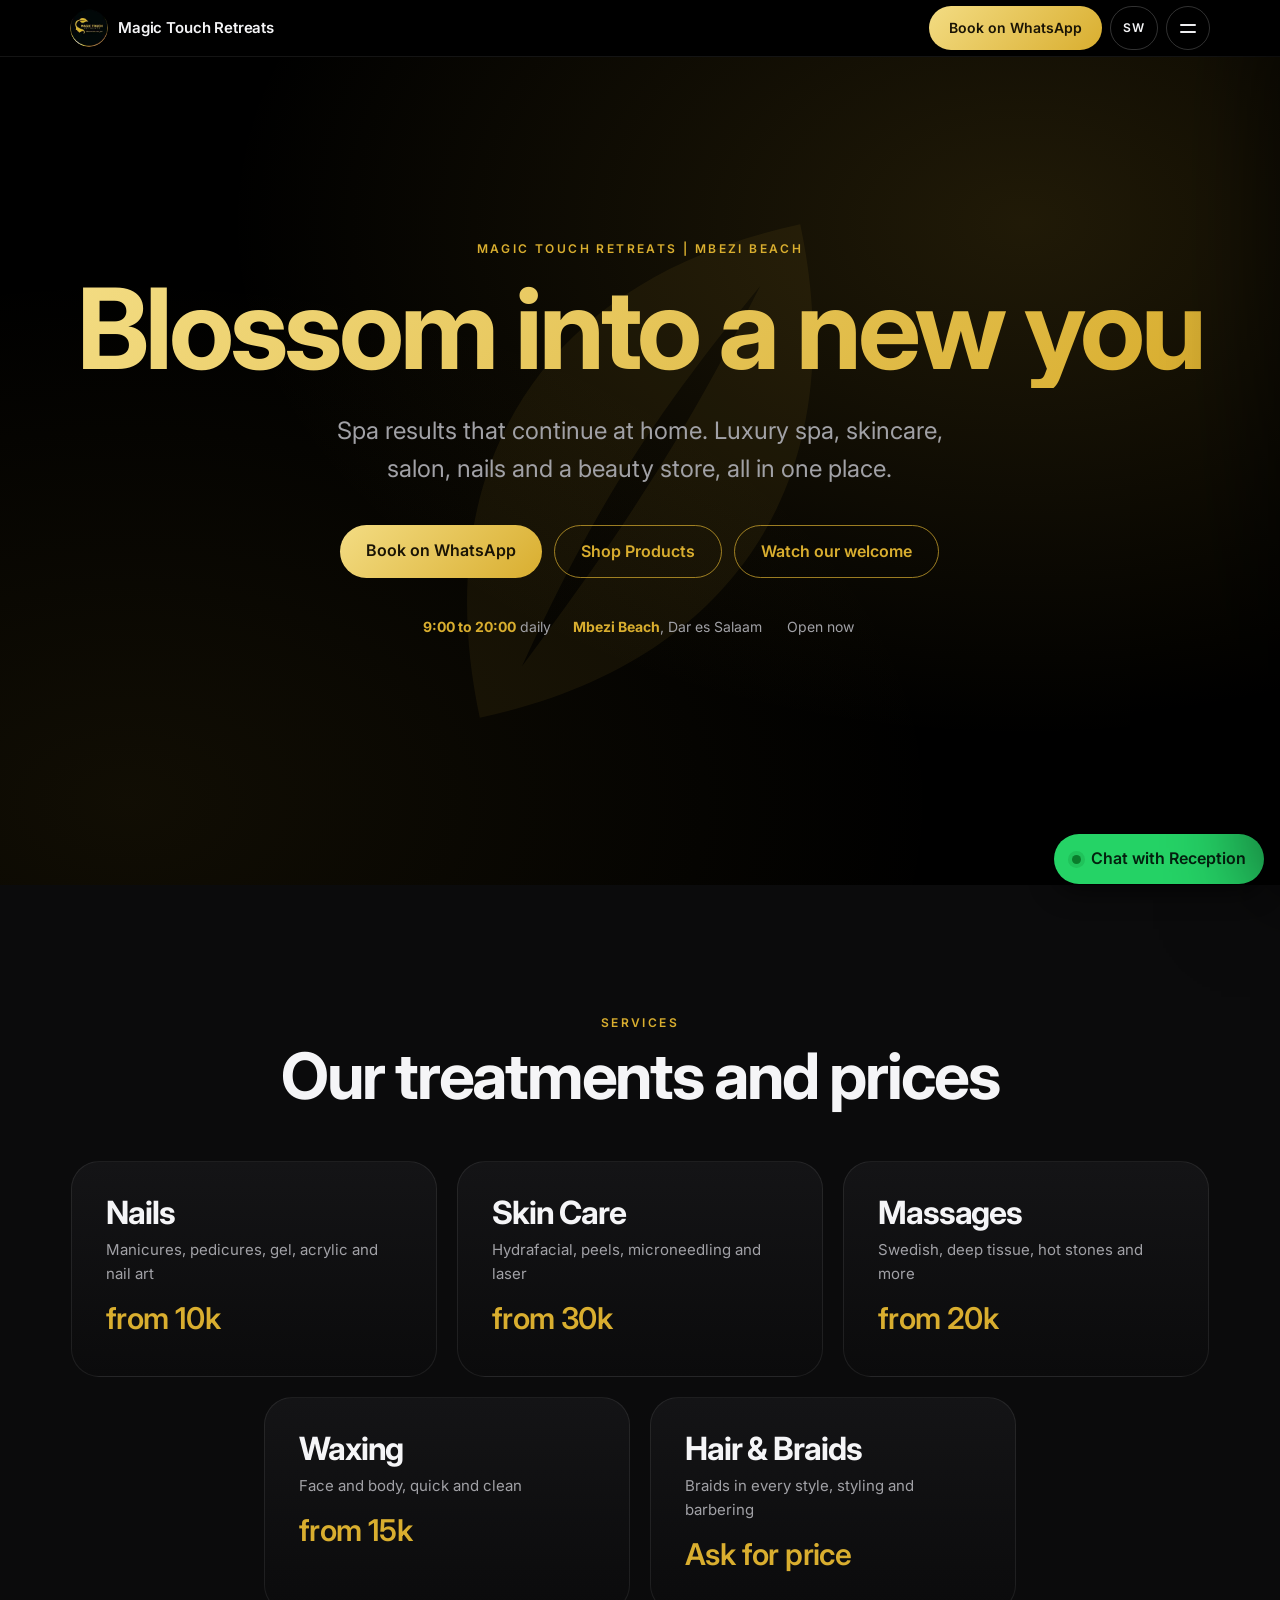
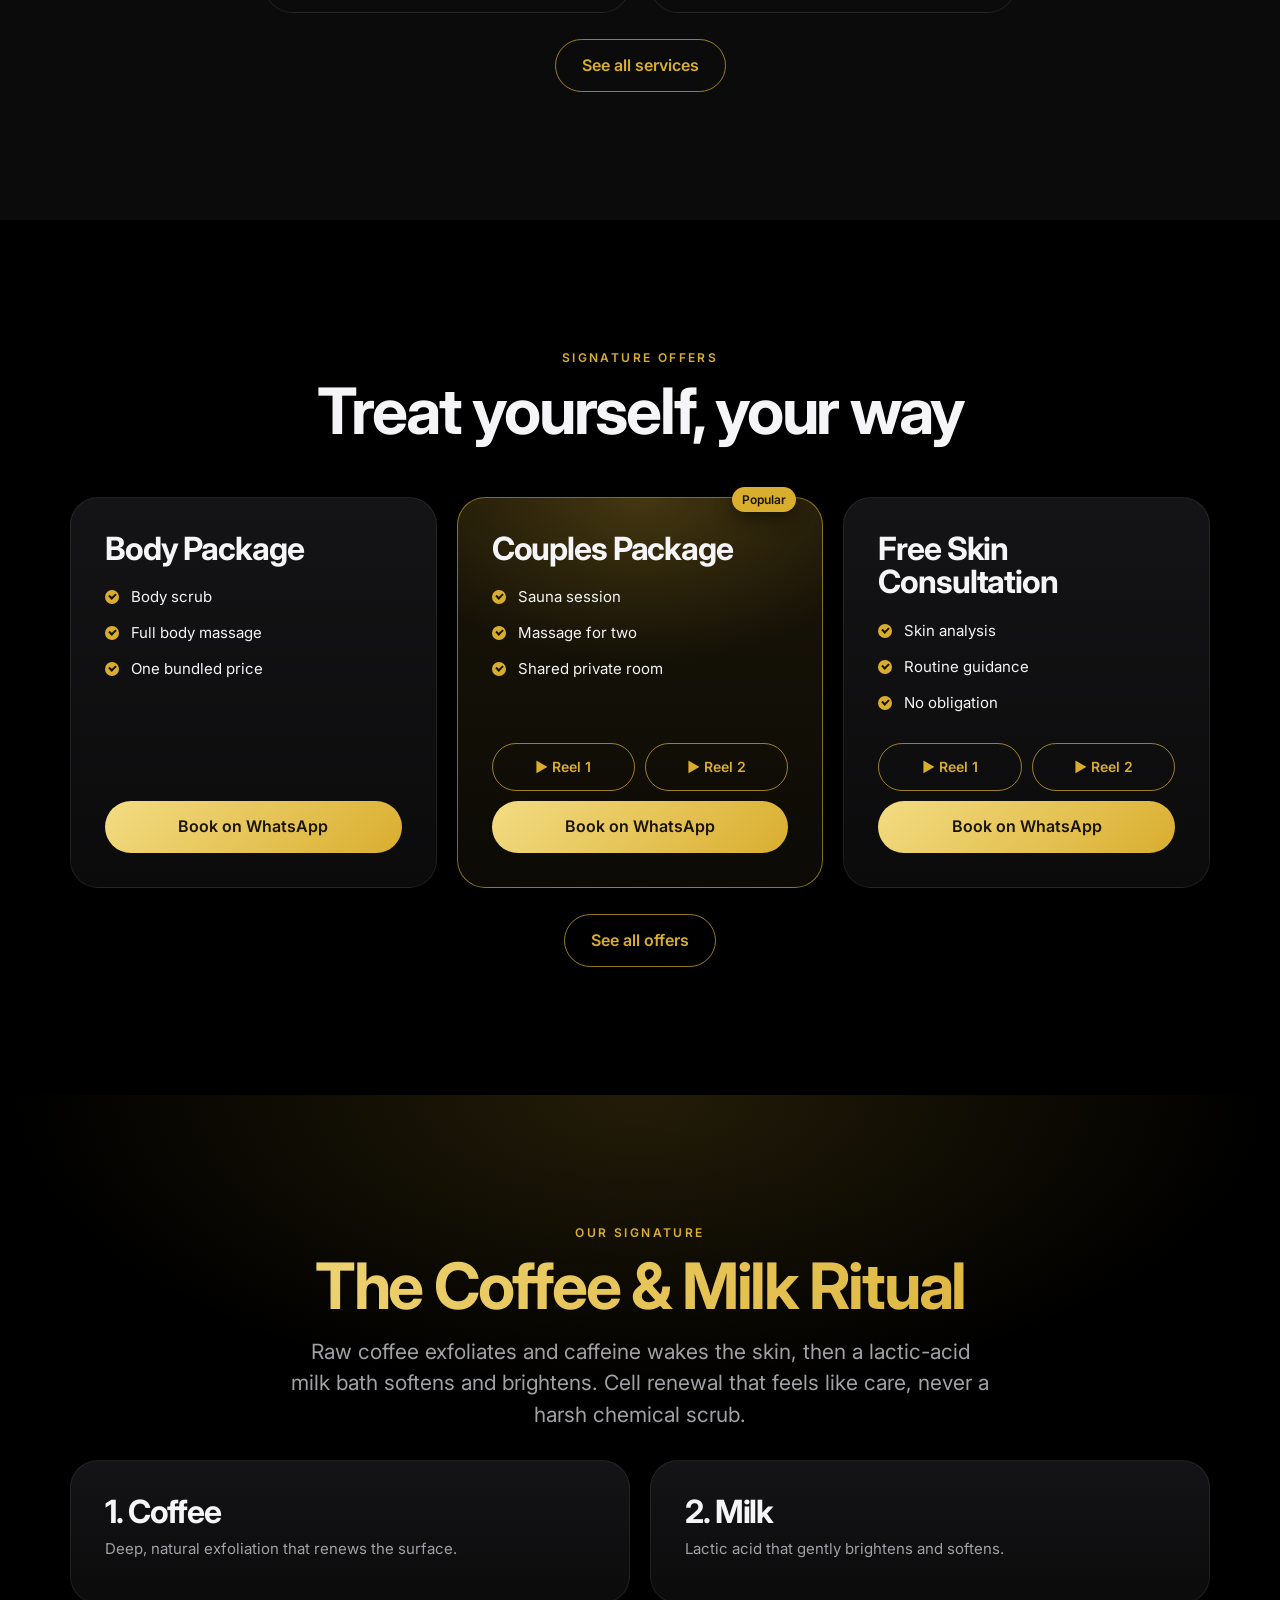
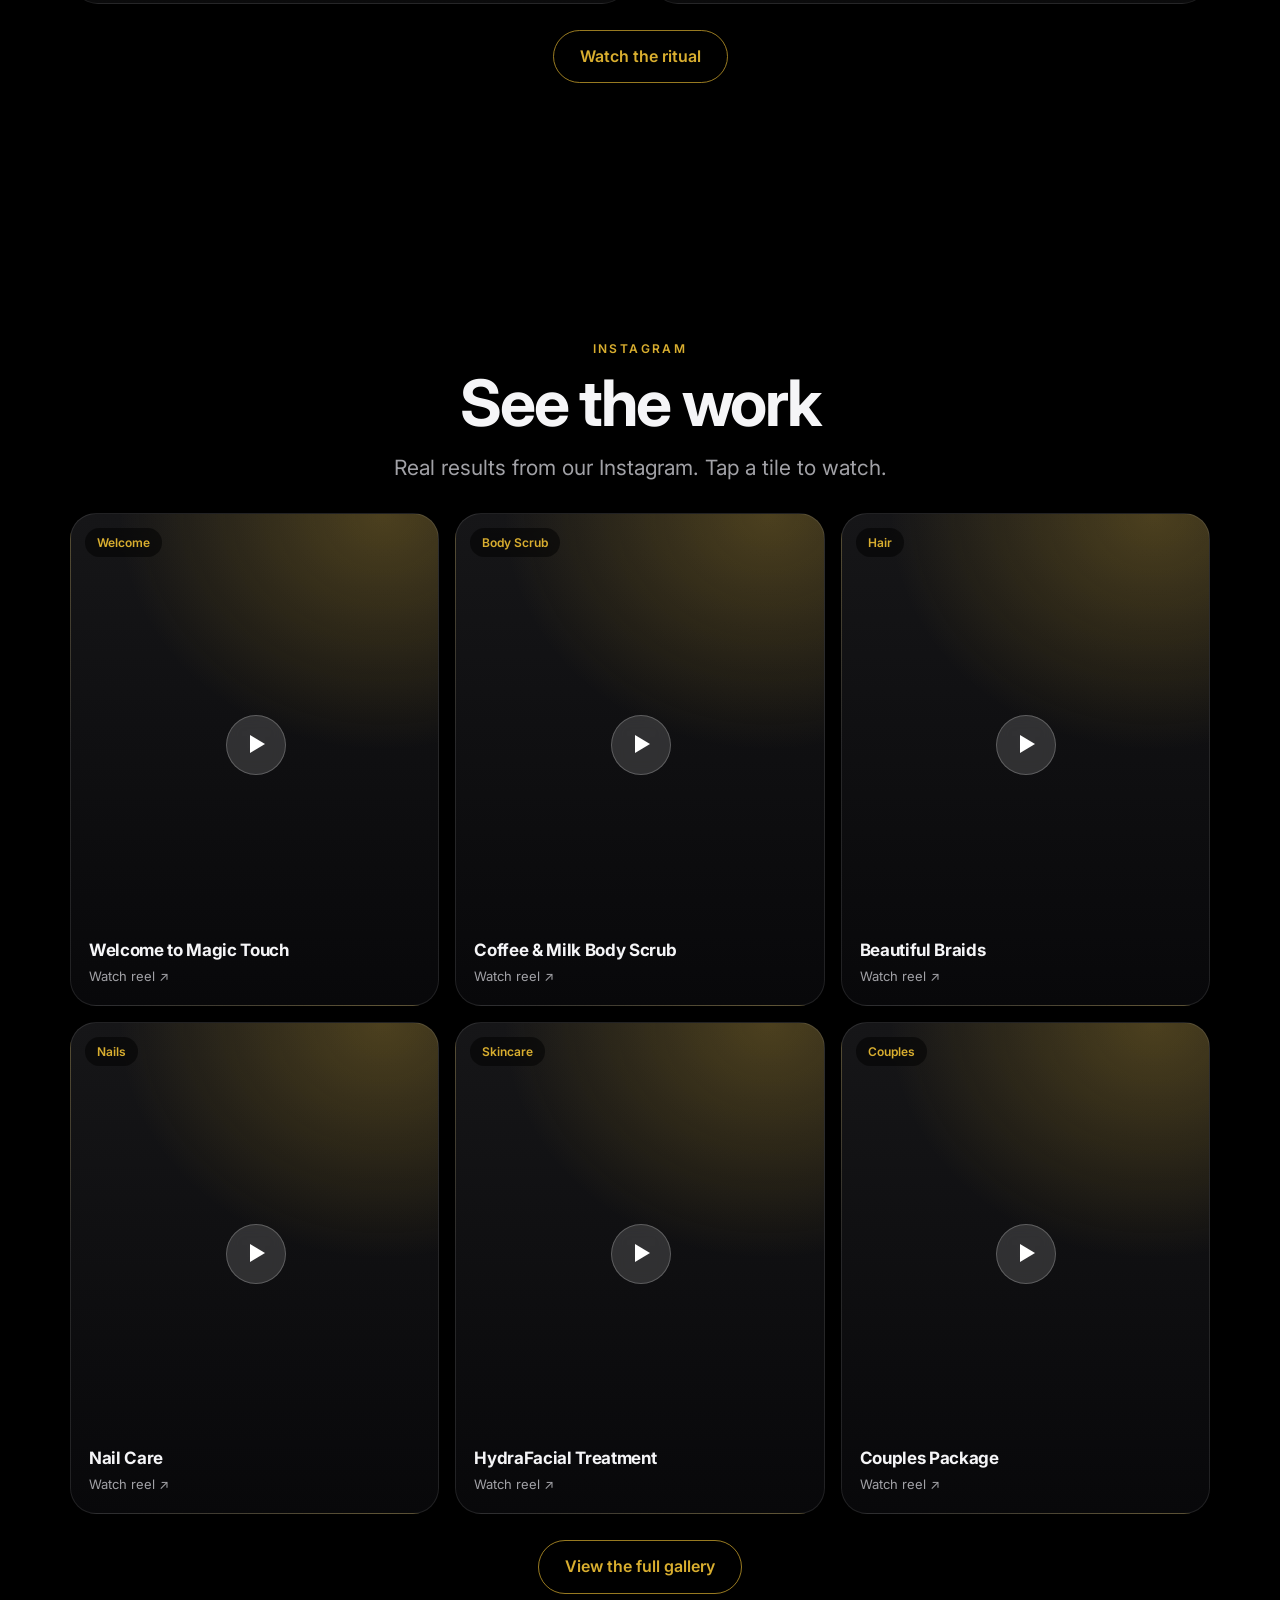
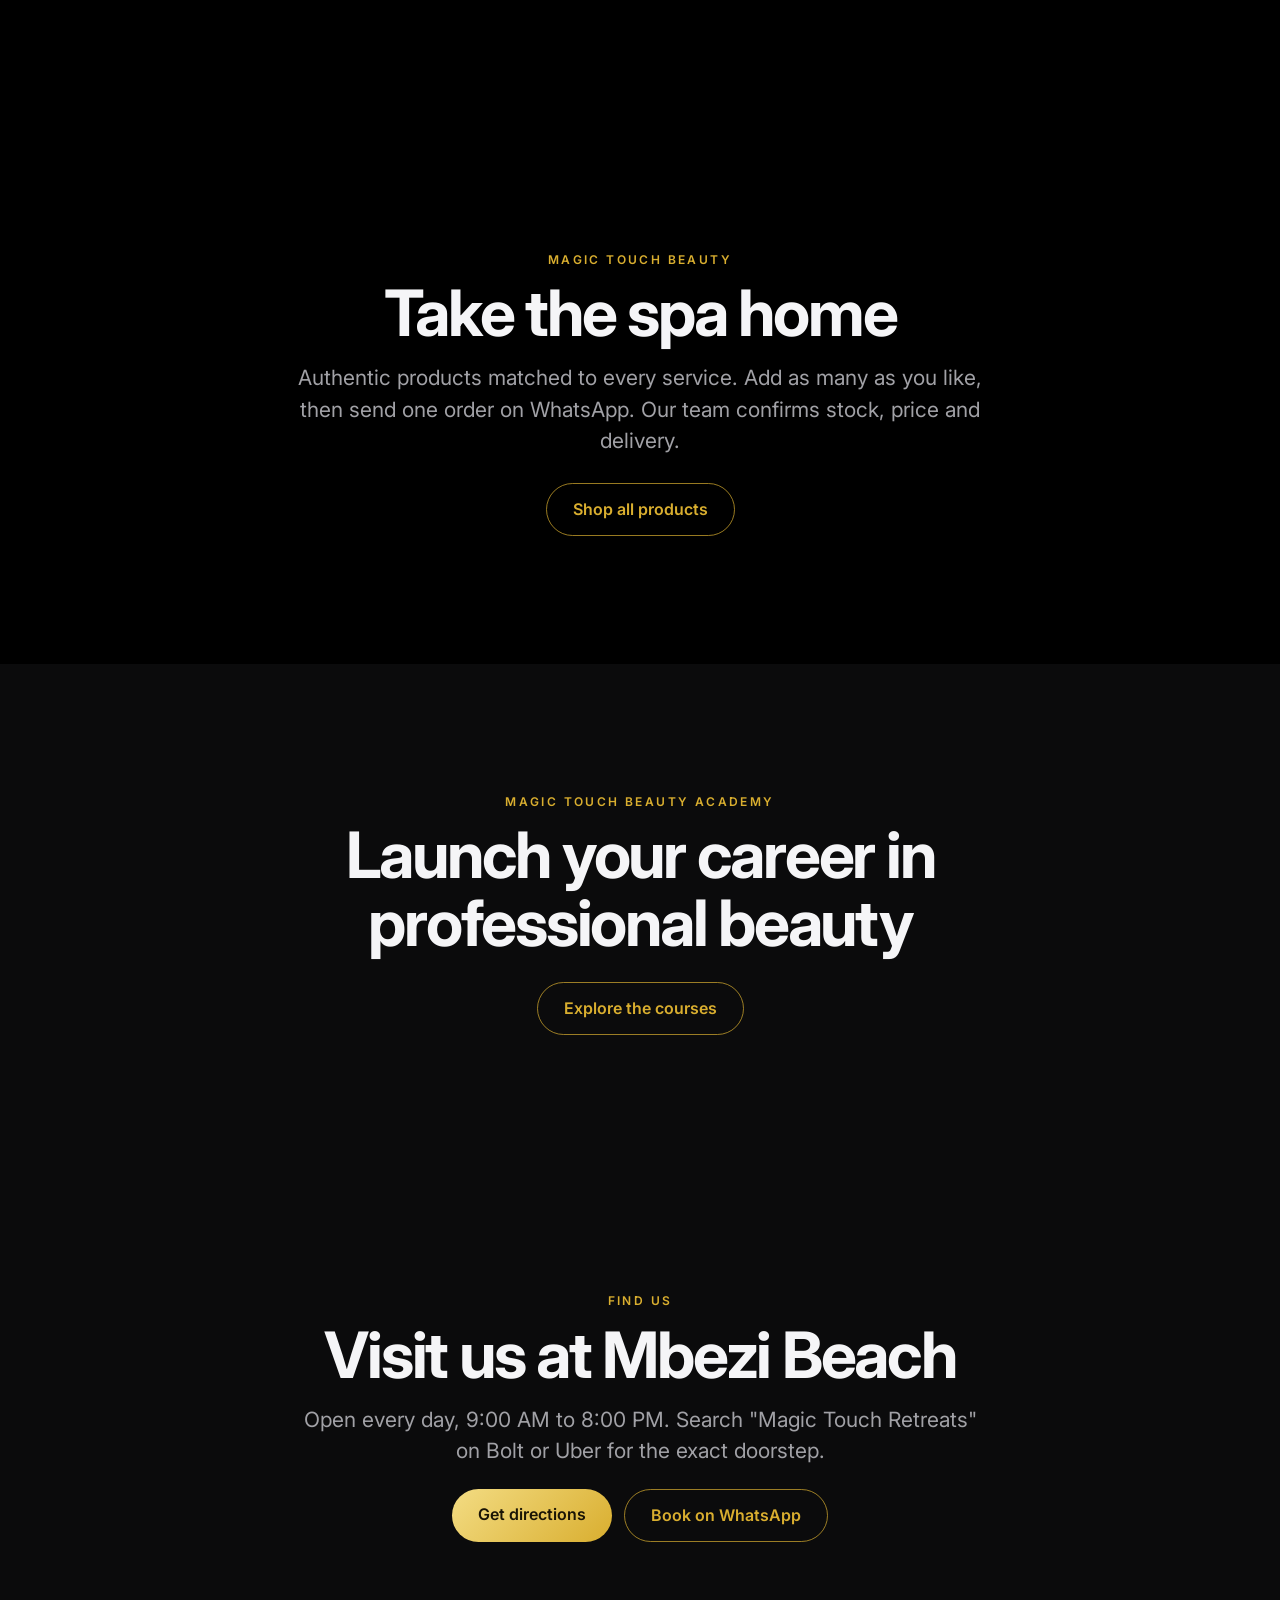
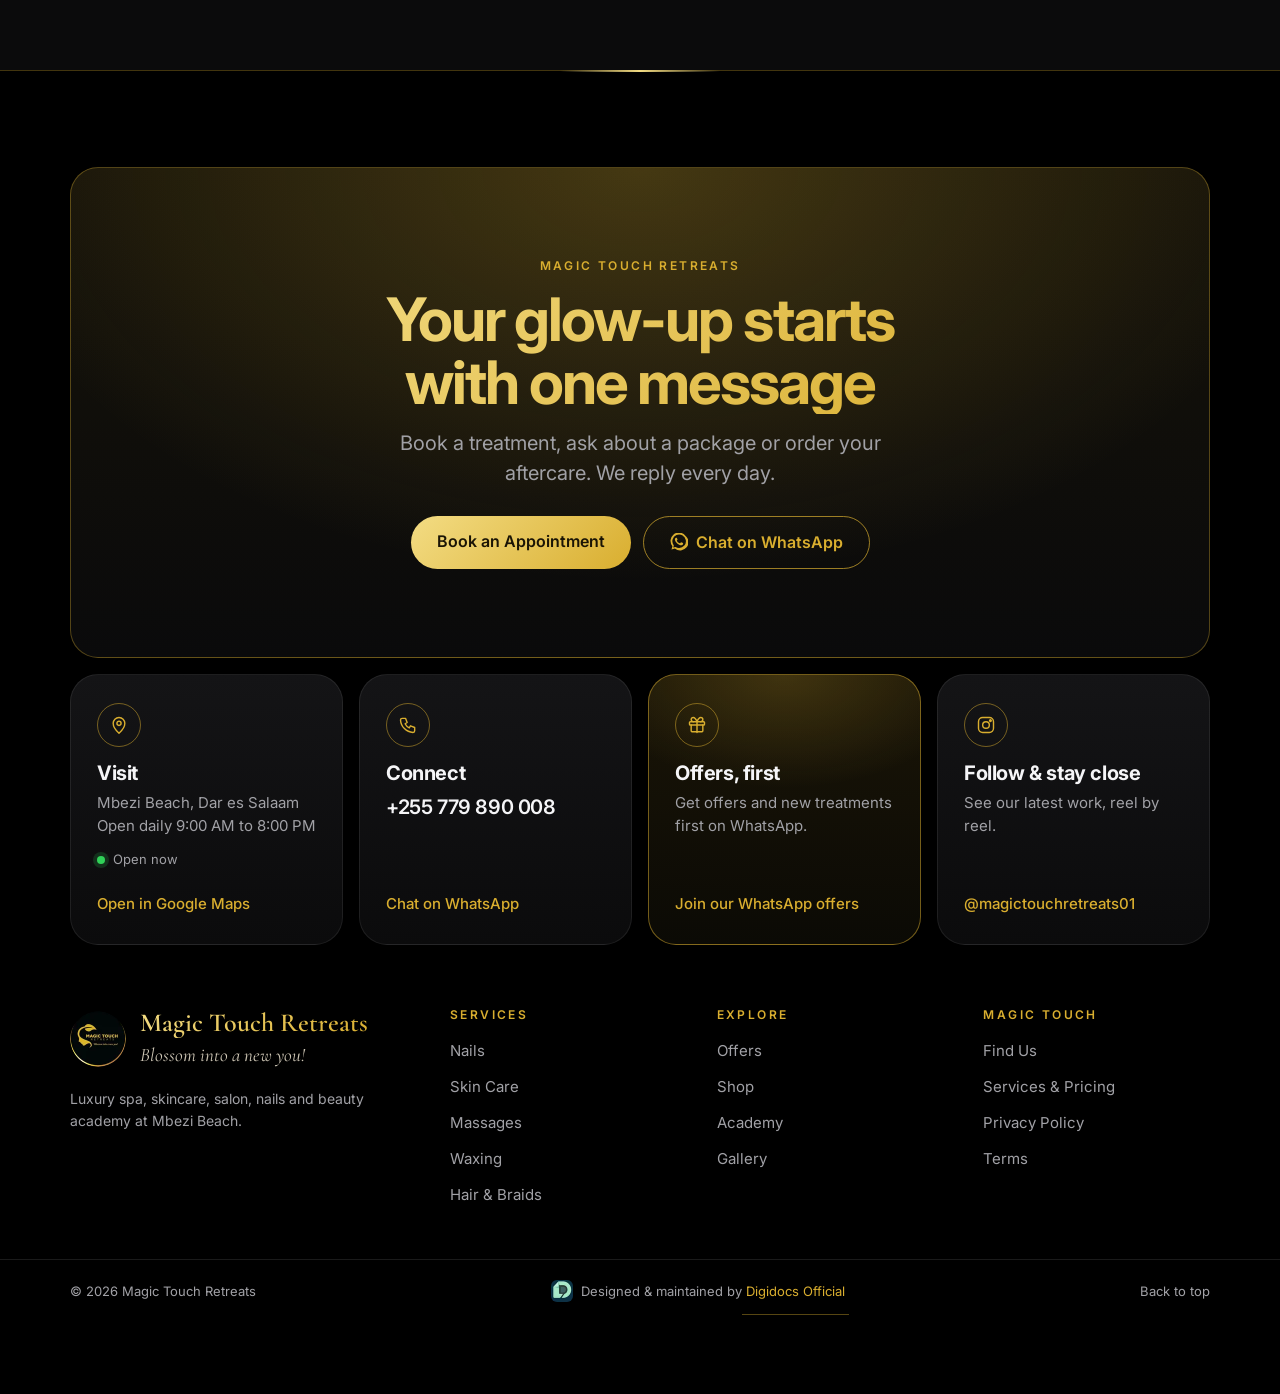
<file: index.html>
<!doctype html><html lang="en"><head><meta charset="utf-8"><meta name="viewport" content="width=device-width,initial-scale=1,viewport-fit=cover"><!-- Google tag (gtag.js) --><script async src="https://www.googletagmanager.com/gtag/js?id=G-ESJSP9PZV1"></script><script>window.dataLayer=window.dataLayer||[];function gtag(){dataLayer.push(arguments);}gtag("js",new Date());gtag("config","G-ESJSP9PZV1");</script><title>Magic Touch Retreats | Luxury Spa, Salon & Beauty Academy, Mbezi Beach</title><meta name="description" content="Luxury spa, skincare, salon, nails and beauty academy at Mbezi Beach, Dar es Salaam. Book or order on WhatsApp. Open daily 9am to 8pm."><link rel="canonical" href="https://YOUR-DOMAIN.com/"><meta property="og:type" content="website"><meta property="og:site_name" content="Magic Touch Retreats"><meta property="og:locale" content="en_TZ"><meta property="og:url" content="https://YOUR-DOMAIN.com/"><meta property="og:title" content="Magic Touch Retreats | Luxury Spa, Salon & Beauty Academy, Mbezi Beach"><meta property="og:description" content="Luxury spa, skincare, salon, nails and beauty academy at Mbezi Beach, Dar es Salaam. Book or order on WhatsApp. Open daily 9am to 8pm."><meta property="og:image" content="https://YOUR-DOMAIN.com/icon-512.png"><meta property="og:image:width" content="512"><meta property="og:image:height" content="512"><meta name="twitter:card" content="summary"><link rel="icon" href="favicon.png"><meta name="theme-color" content="#000000"><meta name="color-scheme" content="dark"><meta name="apple-mobile-web-app-capable" content="yes"><meta name="mobile-web-app-capable" content="yes"><meta name="apple-mobile-web-app-title" content="Magic Touch"><meta name="apple-mobile-web-app-status-bar-style" content="black-translucent"><link rel="apple-touch-icon" href="apple-touch-icon.png"><link rel="manifest" href="manifest.webmanifest"><link rel="preconnect" href="https://fonts.googleapis.com"><link rel="preconnect" href="https://fonts.gstatic.com" crossorigin><link rel="dns-prefetch" href="//www.instagram.com"><link rel="dns-prefetch" href="//static.cdninstagram.com"><link rel="stylesheet" href="https://fonts.googleapis.com/css2?family=Cormorant+Garamond:wght@500;600;700&family=Inter:wght@400;500;600&display=swap" media="print" onload="this.media='all'"><noscript><link rel="stylesheet" href="https://fonts.googleapis.com/css2?family=Cormorant+Garamond:wght@500;600;700&family=Inter:wght@400;500;600&display=swap"></noscript><link rel="stylesheet" href="style.css"><script type="application/ld+json">{"@context":"https://schema.org","@type":"HealthAndBeautyBusiness","@id":"https://YOUR-DOMAIN.com/#business","name":"Magic Touch Retreats","url":"https://YOUR-DOMAIN.com/","image":"https://YOUR-DOMAIN.com/icon-512.png","logo":"https://YOUR-DOMAIN.com/icon-512.png","description":"Luxury spa, skincare, salon, nails and beauty academy at Mbezi Beach, Dar es Salaam.","telephone":"+255779890008","address":{"@type":"PostalAddress","addressLocality":"Mbezi Beach","addressRegion":"Dar es Salaam","addressCountry":"TZ"},"openingHoursSpecification":[{"@type":"OpeningHoursSpecification","dayOfWeek":["Monday","Tuesday","Wednesday","Thursday","Friday","Saturday","Sunday"],"opens":"09:00","closes":"20:00"}],"hasMap":"https://www.google.com/maps/place//data=!4m2!3m1!1s0x185c5163296a0381:0xd4ecbc4468dc7ed3","sameAs":["https://www.instagram.com/magictouchretreats01/"]}</script></head><body><a class="skip" href="#main" data-i="skip">Skip to content</a><header><div class="w nb"><a href="index.html" class="fb" aria-label="Magic Touch Retreats, home"><img src="logo.webp" alt="" width="38" height="38" decoding="async"><span class="wm">Magic Touch Retreats</span></a><div class="hr"><a class="btn hb" href="#" data-wa="b" data-i="b1">Book on WhatsApp</a><button id="lg" aria-label="Language">SW</button><button id="mn" aria-label="Open menu" aria-expanded="false" aria-controls="mnav"><span class="mi" aria-hidden="true"><i></i><i></i></span></button></div></div></header><div id="nbd"></div><nav id="mnav" aria-label="Main"><a href="index.html" data-i="n_0">Home</a><a href="services.html" data-i="n_s">Services</a><a href="offers.html" data-i="n_o">Offers</a><a href="shop.html" data-i="n_h">Shop</a><a href="academy.html" data-i="n_a">Academy</a><a href="gallery.html" data-i="n_g">Gallery</a><a href="contact.html" data-i="n_f">Find Us</a><div class="np"><a class="btn" href="#" data-wa="h" data-i="b1">Book on WhatsApp</a><p>+255 779 890 008<br>9:00 AM to 8:00 PM, every day</p></div></nav><main id="main" tabindex="-1"><section class="hero"><svg class="leaf" viewBox="0 0 100 100"><path fill="#d9ae2f" d="M10 90C10 40 40 10 90 10c0 50-30 80-80 80zm10-8C45 60 60 45 80 20 55 40 40 55 20 82z"/></svg>
<div class="w"><div class="eyebrow" data-i="h0">Magic Touch Retreats | Mbezi Beach</div><h1 class="gold" data-i="h1">Blossom into a new you</h1>
<p data-i="h2">Spa results that continue at home. Luxury spa, skincare, salon, nails and a beauty store, all in one place.</p>
<div class="cta"><a class="btn" href="#" data-wa="b" data-i="b1">Book on WhatsApp</a><a class="btn o" href="shop.html" data-i="b2">Shop Products</a><button class="btn o" data-vu="https://www.instagram.com/reel/DbX-KVxNnDw/" data-i="wv">Watch our welcome</button></div>
<div class="strip"><span><b>9:00 to 20:00</b> <span data-i="hd">daily</span></span><span><b>Mbezi Beach</b>, Dar es Salaam</span><span id="open"></span></div></div></section><section style="background:var(--k2)"><div class="w"><div class="eyebrow" data-i="s0">Services</div><h2 data-i="s1">Our treatments and prices</h2><div class="grid c5"><a class="card" href="services.html#nails"><h3>Nails</h3><p>Manicures, pedicures, gel, acrylic and nail art</p><span class="price">from 10k</span></a><a class="card" href="services.html#skin"><h3>Skin Care</h3><p>Hydrafacial, peels, microneedling and laser</p><span class="price">from 30k</span></a><a class="card" href="services.html#mass"><h3>Massages</h3><p>Swedish, deep tissue, hot stones and more</p><span class="price">from 20k</span></a><a class="card" href="services.html#wax"><h3>Waxing</h3><p>Face and body, quick and clean</p><span class="price">from 15k</span></a><a class="card" href="services.html#hair"><h3>Hair &amp; Braids</h3><p>Braids in every style, styling and barbering</p><span class="price">Ask for price</span></a></div><p class="more"><a class="btn o" href="services.html" data-i="cta_s">See all services</a></p></div></section><section id="offers"><div class="w"><div class="eyebrow" data-i="o0">Signature offers</div><h2 data-i="o1">Treat yourself, your way</h2>
<div class="grid" id="offg"><div class="card rvl"><h3>Body Package</h3><ul><li>Body scrub</li><li>Full body massage</li><li>One bundled price</li></ul><div class="acts"><a class="btn" href="#" data-b="Body Package">Book on WhatsApp</a></div></div><div class="card pop rvl"><span class="badge">Popular</span><h3>Couples Package</h3><ul><li>Sauna session</li><li>Massage for two</li><li>Shared private room</li></ul><div class="acts"><div class="reels"><button type="button" class="btn o sm" data-vu="https://www.instagram.com/reel/DcNnW2tMRMU/">▶︎ Reel 1</button><button type="button" class="btn o sm" data-vu="https://www.instagram.com/reel/DZW9SECsK9t/">▶︎ Reel 2</button></div><a class="btn" href="#" data-b="Couples Package">Book on WhatsApp</a></div></div><div class="card rvl"><h3>Free Skin Consultation</h3><ul><li>Skin analysis</li><li>Routine guidance</li><li>No obligation</li></ul><div class="acts"><div class="reels"><button type="button" class="btn o sm" data-vu="https://www.instagram.com/reel/DbyAFlSir8n/">▶︎ Reel 1</button><button type="button" class="btn o sm" data-vu="https://www.instagram.com/reel/DbwJfXaC4-U/">▶︎ Reel 2</button></div><a class="btn" href="#" data-b="Free Skin Consultation">Book on WhatsApp</a></div></div></div><p class="more"><a class="btn o" href="offers.html" data-i="cta_o">See all offers</a></p></div></section><section class="sig"><div class="w"><div class="eyebrow" data-i="g0">Our signature</div><h2 class="gold" data-i="g1">The Coffee &amp; Milk Ritual</h2>
<p class="sub" data-i="g2">Raw coffee exfoliates and caffeine wakes the skin, then a lactic-acid milk bath softens and brightens. Cell renewal that feels like care, never a harsh chemical scrub.</p>
<div class="two"><div class="card"><h3>1. Coffee</h3><p data-i="g3">Deep, natural exfoliation that renews the surface.</p></div><div class="card"><h3>2. Milk</h3><p data-i="g4">Lactic acid that gently brightens and softens.</p></div></div><p class="more"><button class="btn o" data-vu="https://www.instagram.com/reel/DeL_jJ1ti9F/" data-i="wr2">Watch the ritual</button></p></div></section><section><div class="w"><div class="eyebrow">Instagram</div><h2 data-i="m1">See the work</h2><p class="sub" data-i="m2">Real results from our Instagram. Tap a tile to watch.</p><div class="media" id="media" data-max="6"><button class="tile rvl" data-i="0"><small>Welcome</small><b>Welcome to Magic Touch</b><em>Watch reel ↗</em></button><button class="tile rvl" data-i="1"><small>Body Scrub</small><b>Coffee &amp; Milk Body Scrub</b><em>Watch reel ↗</em></button><button class="tile rvl" data-i="2"><small>Hair</small><b>Beautiful Braids</b><em>Watch reel ↗</em></button><button class="tile rvl" data-i="3"><small>Nails</small><b>Nail Care</b><em>Watch reel ↗</em></button><button class="tile rvl" data-i="4"><small>Skincare</small><b>HydraFacial Treatment</b><em>Watch reel ↗</em></button><button class="tile rvl" data-i="5"><small>Couples</small><b>Couples Package</b><em>Watch reel ↗</em></button></div><p class="more"><a class="btn o" href="gallery.html" data-i="cta_g">View the full gallery</a></p></div></section><section><div class="w"><div class="eyebrow" data-i="h0b">Magic Touch Beauty</div><h2 data-i="h3">Take the spa home</h2><p class="sub" data-i="h4">Authentic products matched to every service. Add as many as you like, then send one order on WhatsApp. Our team confirms stock, price and delivery.</p><p class="more"><a class="btn o" href="shop.html" data-i="cta_h">Shop all products</a></p></div></section><section style="background:var(--k2)"><div class="w"><div class="eyebrow" data-i="a0">Magic Touch Beauty Academy</div><h2 data-i="a1">Launch your career in professional beauty</h2><p class="more"><a class="btn o" href="academy.html" data-i="cta_a">Explore the courses</a></p></div></section><section id="rvs" style="display:none;background:var(--k2)"><div class="w"><div class="eyebrow" data-i="r0">Reviews</div><h2 data-i="r1">Loved by our clients</h2><div class="rv" id="rv"></div></div></section><section style="background:var(--k2)"><div class="w"><div class="eyebrow" data-i="n_f">Find Us</div><h2 data-i="c1">Visit us at Mbezi Beach</h2><p class="sub" data-i="c2">Open every day, 9:00 AM to 8:00 PM. Search "Magic Touch Retreats" on Bolt or Uber for the exact doorstep.</p><div class="cta" style="margin-top:22px"><a class="btn" href="contact.html" data-i="cta_f">Get directions</a><a class="btn o" href="#" data-wa="h" data-i="b1">Book on WhatsApp</a></div></div></section></main>
<footer class="mf" aria-label="Site footer"><div class="w">
<section class="mf-lead" aria-labelledby="mf-h">
<div class="eyebrow">Magic Touch Retreats</div>
<h2 class="gold" id="mf-h" data-i="fh1">Your glow-up starts with one message</h2>
<p data-i="fh2">Book a treatment, ask about a package or order your aftercare. We reply every day.</p>
<div class="cta"><a class="btn" href="#" data-b="Appointment" data-i="fb">Book an Appointment</a><a class="btn o" href="#" data-wa="h" aria-label="Chat with us on WhatsApp"><svg viewBox="0 0 24 24" width="18" height="18" fill="currentColor" aria-hidden="true" style="vertical-align:-3px;margin-right:8px"><path d="M20.5 3.5A11 11 0 0 0 3.2 17.6L2 22l4.5-1.2A11 11 0 1 0 20.5 3.5zM12 20a9 9 0 0 1-4.6-1.3l-.3-.2-2.7.7.7-2.6-.2-.3A9 9 0 1 1 12 20zm5-6.7c-.3-.1-1.600-.8-1.900-.9s-.5-.1-.7.1-.8.9-.9 1.100-.3.2-.6.1a7.400 7.400 0 0 1-3.700-3.200c-.3-.5.3-.5.8-1.500.1-.2 0-.3 0-.5l-.8-1.900c-.2-.5-.4-.4-.6-.4h-.5a1 1 0 0 0-.7.3 3 3 0 0 0-.9 2.200 5.200 5.200 0 0 0 1.100 2.800 12 12 0 0 0 4.600 4.100c1.700.7 2.400.8 3.300.6a2.800 2.800 0 0 0 1.800-1.300 2.200 2.200 0 0 0 .2-1.300c-.1-.1-.3-.2-.6-.3z"/></svg><span data-i="fwa">Chat on WhatsApp</span></a></div>
</section>
<div class="mf-bento">
<article class="mf-card"><span class="mf-ic"><svg viewBox="0 0 24 24" width="20" height="20" fill="none" stroke="currentColor" stroke-width="1.7" stroke-linecap="round" stroke-linejoin="round" aria-hidden="true"><path d="M12 22s7-6.3 7-12a7 7 0 1 0-14 0c0 5.7 7 12 7 12z"/><circle cx="12" cy="10" r="2.5"/></svg></span>
<h3 data-i="ft1">Visit</h3><address style="font-style:normal"><p><span data-addr>Mbezi Beach, Dar es Salaam</span></p><p data-i="ft2">Open daily 9:00 AM to 8:00 PM</p></address><span class="fo fopen"></span>
<a class="lnk push" href="https://www.google.com/maps/place//data=!4m2!3m1!1s0x185c5163296a0381:0xd4ecbc4468dc7ed3" target="_blank" rel="noopener" data-i="fmap">Open in Google Maps</a></article>
<article class="mf-card"><span class="mf-ic"><svg viewBox="0 0 24 24" width="20" height="20" fill="none" stroke="currentColor" stroke-width="1.7" stroke-linecap="round" stroke-linejoin="round" aria-hidden="true"><path d="M5 4h4l2 5-2.5 1.5a11 11 0 0 0 5 5L15 13l5 2v4a2 2 0 0 1-2 2A16 16 0 0 1 3 6a2 2 0 0 1 2-2z"/></svg></span>
<h3 data-i="ft3">Connect</h3><p><a class="big" href="tel:+255779890008">+255 779 890 008</a></p>
<a class="lnk push" href="#" data-wa="h" data-i="fwa">Chat on WhatsApp</a></article>
<article class="mf-card mf-gold"><span class="mf-ic"><svg viewBox="0 0 24 24" width="20" height="20" fill="none" stroke="currentColor" stroke-width="1.7" stroke-linecap="round" stroke-linejoin="round" aria-hidden="true"><rect x="3" y="8" width="18" height="4" rx="1"/><path d="M12 8v13M5 12v7a1 1 0 0 0 1 1h12a1 1 0 0 0 1-1v-7M7.5 8a2.5 2.5 0 1 1 0-5C10 3 12 8 12 8s2-5 4.500-5a2.500 2.500 0 1 1 0 5"/></svg></span>
<h3 data-i="fo1">Offers, first</h3><p data-i="ft7">Get offers and new treatments first on WhatsApp.</p>
<a class="lnk push" href="#" data-wa="o" data-i="ft8">Join our WhatsApp offers</a></article>
<article class="mf-card"><span class="mf-ic"><svg viewBox="0 0 24 24" width="20" height="20" fill="none" stroke="currentColor" stroke-width="1.7" aria-hidden="true"><rect x="3" y="3" width="18" height="18" rx="5"/><circle cx="12" cy="12" r="4"/><circle cx="17.3" cy="6.7" r="1" fill="currentColor"/></svg></span>
<h3 data-i="ft6">Follow &amp; stay close</h3><p data-i="fig">See our latest work, reel by reel.</p>
<a class="lnk push" id="ig" href="#" target="_blank" rel="noopener" aria-label="Magic Touch Retreats on Instagram">@magictouchretreats01</a></article>
</div>
<div class="mf-links">
<div class="mf-brand"><div class="mf-logo"><img src="logo.webp" alt="Magic Touch Retreats logo" width="56" height="56" loading="lazy" decoding="async"><div><div class="f gold mf-name">Magic Touch Retreats</div><p class="mf-tag">Blossom into a new you!</p></div></div>
<p class="mf-desc" data-i="fdesc">Luxury spa, skincare, salon, nails and beauty academy at Mbezi Beach.</p></div>
<details class="mf-col" open><summary data-i="n_s">Services</summary><nav aria-label="Treatments"><a href="services.html#nails">Nails</a><a href="services.html#skin">Skin Care</a><a href="services.html#mass">Massages</a><a href="services.html#wax">Waxing</a><a href="services.html#hair">Hair &amp; Braids</a></nav></details>
<details class="mf-col" open><summary data-i="more">Explore</summary><nav aria-label="Explore"><a href="offers.html" data-i="n_o">Offers</a><a href="shop.html" data-i="n_h">Shop</a><a href="academy.html" data-i="n_a">Academy</a><a href="gallery.html" data-i="n_g">Gallery</a></nav></details>
<details class="mf-col" open><summary>Magic Touch</summary><nav aria-label="Company"><a href="contact.html" data-i="n_f">Find Us</a><a href="services.html" data-i="fl1">Services &amp; Pricing</a><a href="privacy.html" data-i="pp">Privacy Policy</a><a href="terms.html" data-i="trm">Terms</a></nav></details>
</div>
</div>
<div class="mf-bar"><div class="w"><span>&copy; <span id="yr"></span> Magic Touch Retreats</span>
<span class="mf-by"><img src="digidocs.webp" alt="" width="22" height="22" loading="lazy" decoding="async"><span><span data-i="by">Designed &amp; maintained by</span> <a href="https://digidocsofficial.com" target="_blank" rel="noopener">Digidocs Official</a></span></span>
<a class="mf-top" href="#" data-i="ftop">Back to top</a></div></div></footer><a class="fw" id="fw" href="#" data-wa="h"><i></i><span data-i="fw">Chat with Reception</span></a>
<button id="cartb"></button><div id="dbd"></div><aside id="drawer" role="dialog" aria-modal="true" aria-labelledby="ct"><div class="dh"><div><h3 id="ct" data-i="ct">Your order</h3><p class="dsub" id="dc"></p></div><button type="button" id="cx" class="cl" aria-label="Close">&times;</button></div><ul id="cl"></ul><div class="df"><label><span data-i="onm">Your name (optional)</span><input id="on" autocomplete="name"></label><a class="btn" href="#" id="send" target="_blank" rel="noopener" data-i="sd">Send order on WhatsApp</a><button type="button" id="cclr" class="lk2" data-i="clr">Clear all</button><p class="dn" data-i="dnote">Our team confirms stock, price and delivery on WhatsApp.</p></div></aside>
<div class="mod" id="mod"><button class="x" id="mx">&times;</button><div id="mb"></div></div>
<div class="mod sheet" id="bk" role="dialog" aria-modal="true" aria-labelledby="bk0"><div class="sh"><div class="shh"><div><h3 id="bk0" data-i="bk0">Book your visit</h3><p class="dsub" id="bc"></p></div><button type="button" id="bx" class="cl" aria-label="Close">&times;</button></div><ul class="bl" id="bl"></ul><div class="bt" id="bt"></div><a class="bmore" id="bm" href="services.html" data-i="bmore">+ Add another service</a><form id="bf"><label><span data-i="nm">Your name</span><input name="nm" required autocomplete="name"></label><div class="f2"><label><span data-i="dt">Preferred date</span><input name="dt" id="bd" type="date"></label><label><span data-i="tm">Preferred time</span><input name="tm" type="time" min="09:00" max="19:30"></label></div><label><span data-i="nt">Notes (optional)</span><textarea name="nt" rows="2"></textarea></label><button class="btn" type="submit" data-i="cw">Continue on WhatsApp</button></form></div></div><script src="app.js" defer></script></body></html>
</file>
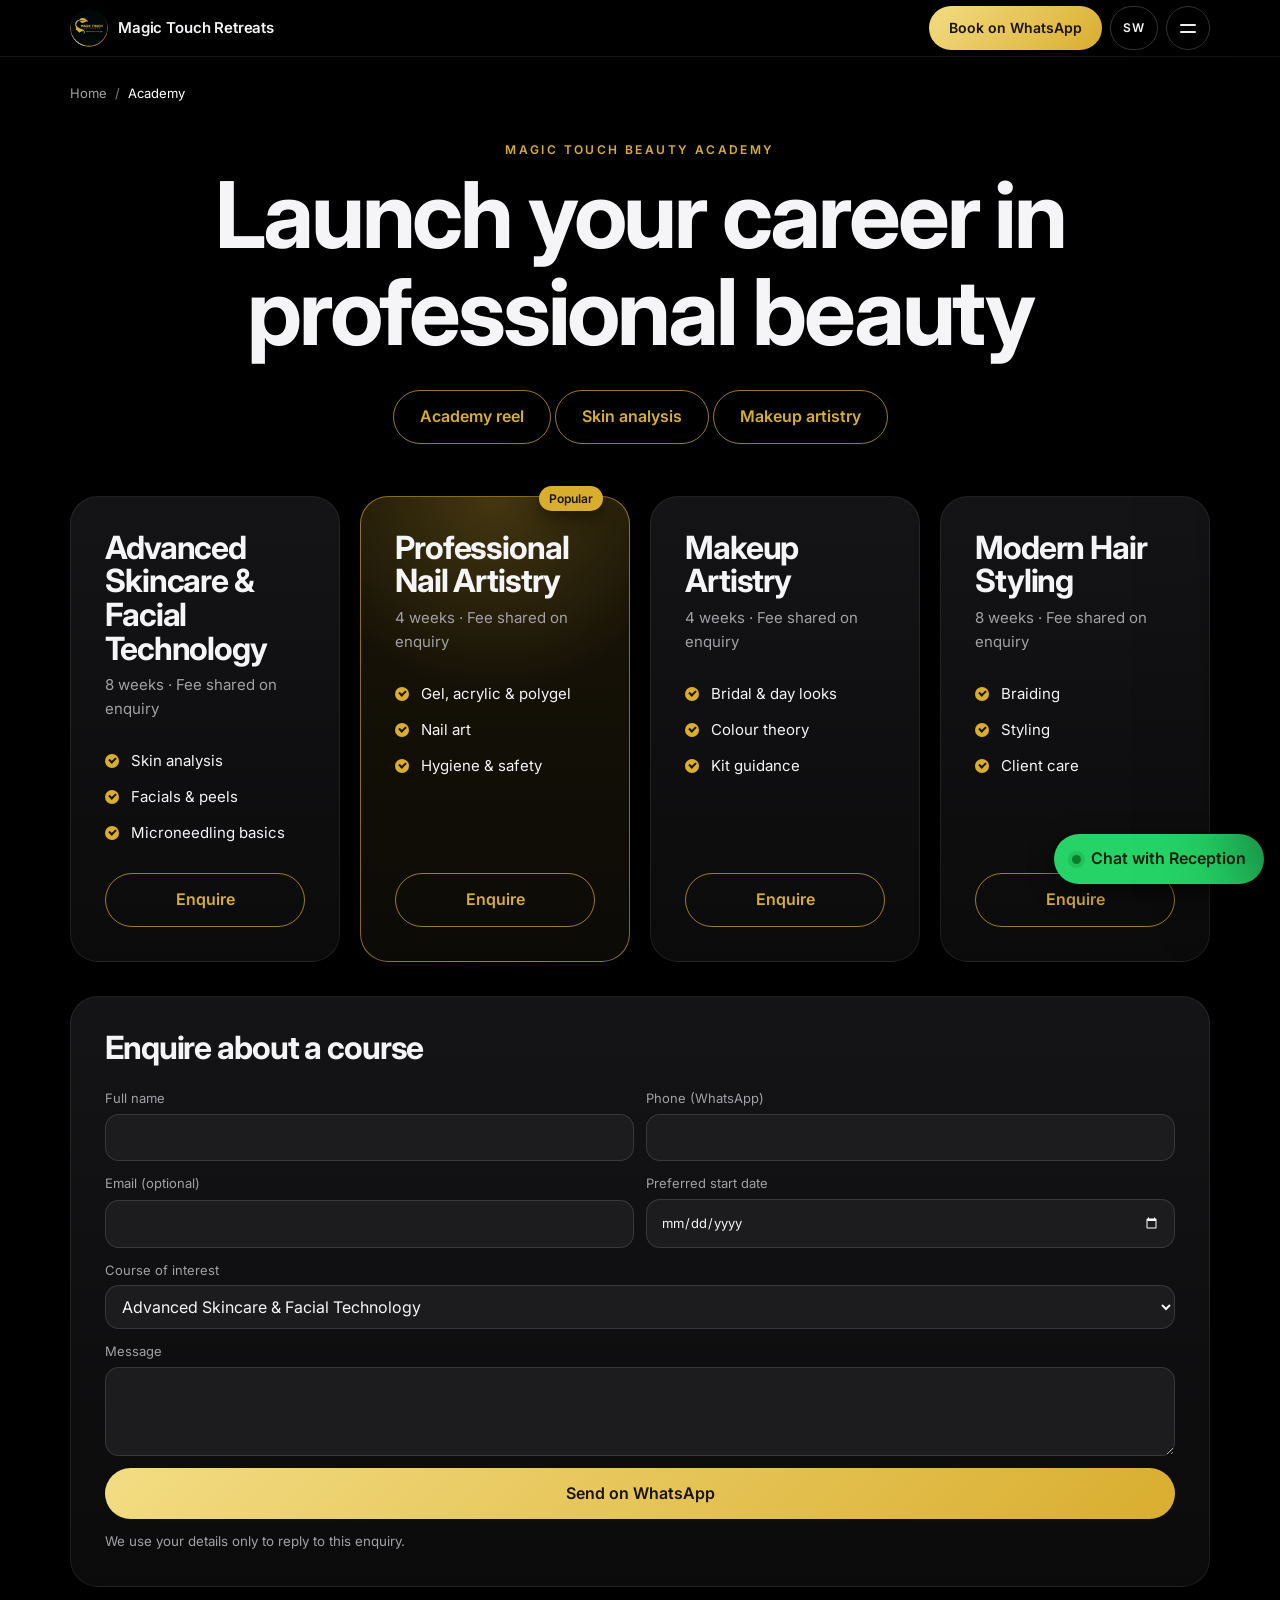
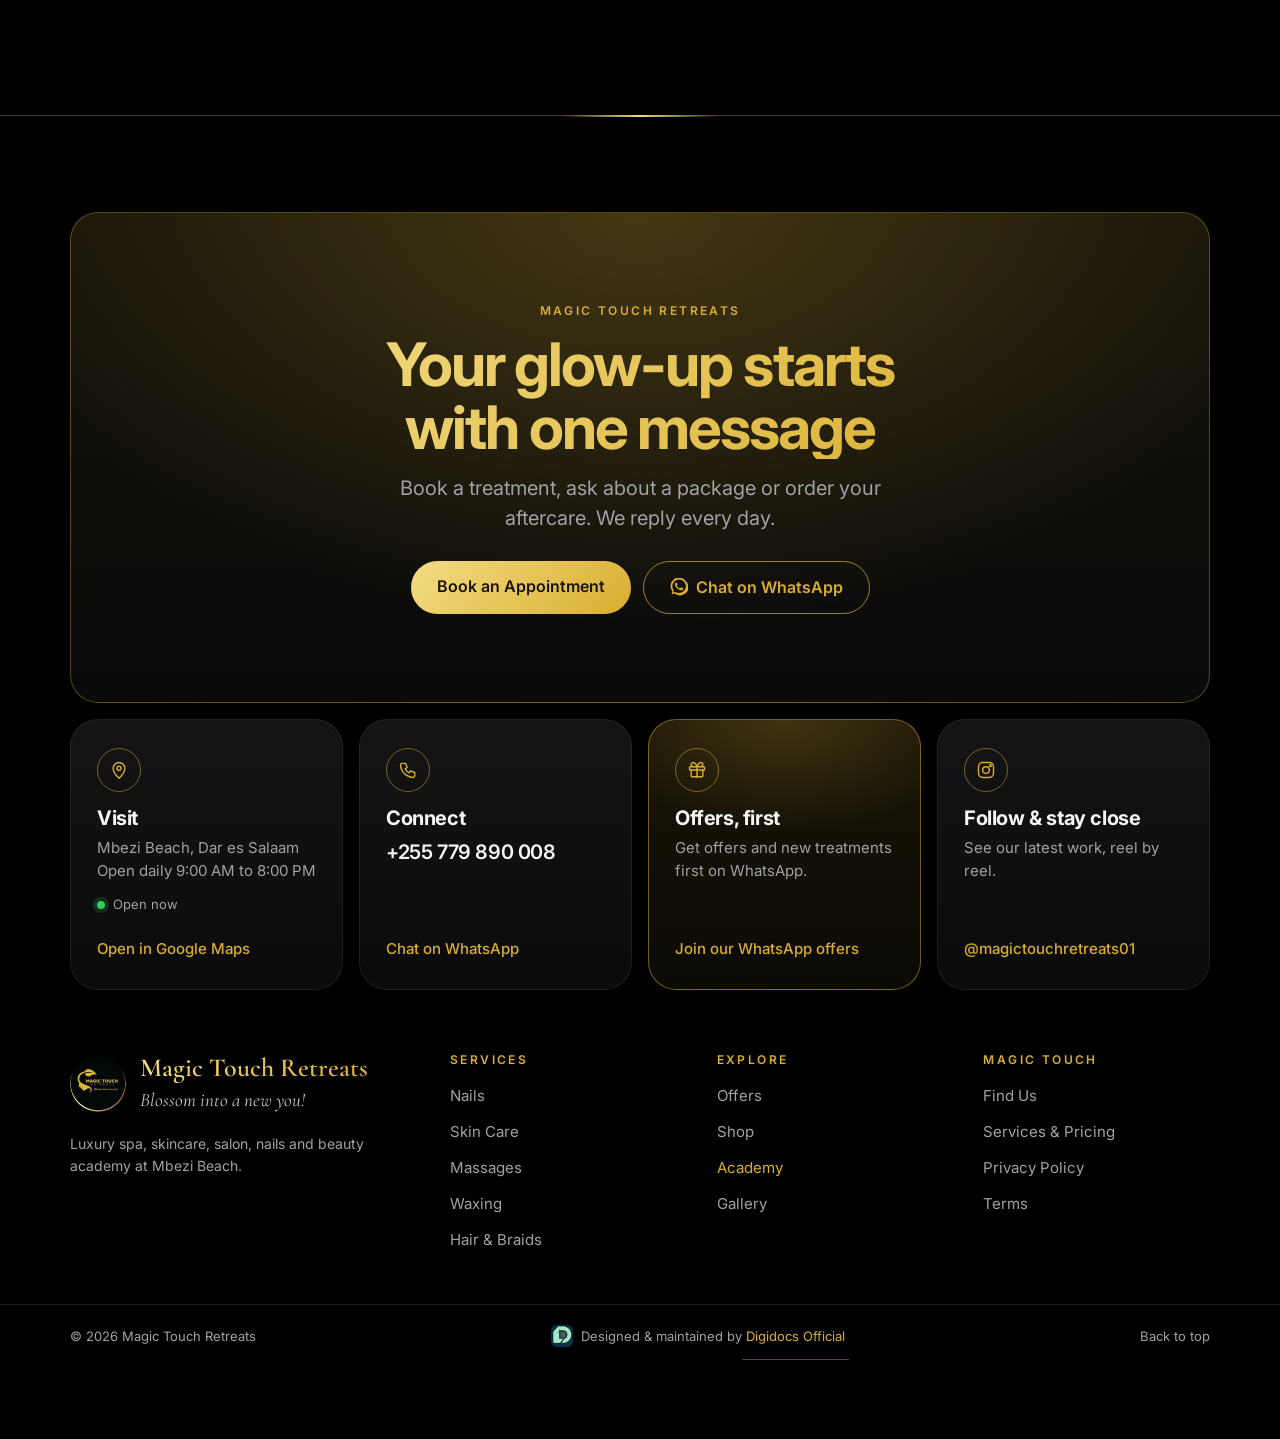
<file: academy.html>
<!doctype html><html lang="en"><head><meta charset="utf-8"><meta name="viewport" content="width=device-width,initial-scale=1,viewport-fit=cover"><!-- Google tag (gtag.js) --><script async src="https://www.googletagmanager.com/gtag/js?id=G-ESJSP9PZV1"></script><script>window.dataLayer=window.dataLayer||[];function gtag(){dataLayer.push(arguments);}gtag("js",new Date());gtag("config","G-ESJSP9PZV1");</script><title>Beauty Academy | Magic Touch Retreats</title><meta name="description" content="Professional beauty courses in skincare, nails, makeup and hair styling in Dar es Salaam. Send an enquiry online."><link rel="canonical" href="https://YOUR-DOMAIN.com/academy.html"><meta property="og:type" content="website"><meta property="og:site_name" content="Magic Touch Retreats"><meta property="og:locale" content="en_TZ"><meta property="og:url" content="https://YOUR-DOMAIN.com/academy.html"><meta property="og:title" content="Beauty Academy | Magic Touch Retreats"><meta property="og:description" content="Professional beauty courses in skincare, nails, makeup and hair styling in Dar es Salaam. Send an enquiry online."><meta property="og:image" content="https://YOUR-DOMAIN.com/icon-512.png"><meta property="og:image:width" content="512"><meta property="og:image:height" content="512"><meta name="twitter:card" content="summary"><link rel="icon" href="favicon.png"><meta name="theme-color" content="#000000"><meta name="color-scheme" content="dark"><meta name="apple-mobile-web-app-capable" content="yes"><meta name="mobile-web-app-capable" content="yes"><meta name="apple-mobile-web-app-title" content="Magic Touch"><meta name="apple-mobile-web-app-status-bar-style" content="black-translucent"><link rel="apple-touch-icon" href="apple-touch-icon.png"><link rel="manifest" href="manifest.webmanifest"><link rel="preconnect" href="https://fonts.googleapis.com"><link rel="preconnect" href="https://fonts.gstatic.com" crossorigin><link rel="dns-prefetch" href="//www.instagram.com"><link rel="dns-prefetch" href="//static.cdninstagram.com"><link rel="stylesheet" href="https://fonts.googleapis.com/css2?family=Cormorant+Garamond:wght@500;600;700&family=Inter:wght@400;500;600&display=swap" media="print" onload="this.media='all'"><noscript><link rel="stylesheet" href="https://fonts.googleapis.com/css2?family=Cormorant+Garamond:wght@500;600;700&family=Inter:wght@400;500;600&display=swap"></noscript><link rel="stylesheet" href="style.css"><script type="application/ld+json">{"@context":"https://schema.org","@type":"BreadcrumbList","itemListElement":[{"@type":"ListItem","position":1,"name":"Home","item":"https://YOUR-DOMAIN.com/"},{"@type":"ListItem","position":2,"name":"Academy","item":"https://YOUR-DOMAIN.com/academy.html"}]}</script></head><body><a class="skip" href="#main" data-i="skip">Skip to content</a><header><div class="w nb"><a href="index.html" class="fb" aria-label="Magic Touch Retreats, home"><img src="logo.webp" alt="" width="38" height="38" decoding="async"><span class="wm">Magic Touch Retreats</span></a><div class="hr"><a class="btn hb" href="#" data-wa="b" data-i="b1">Book on WhatsApp</a><button id="lg" aria-label="Language">SW</button><button id="mn" aria-label="Open menu" aria-expanded="false" aria-controls="mnav"><span class="mi" aria-hidden="true"><i></i><i></i></span></button></div></div></header><div id="nbd"></div><nav id="mnav" aria-label="Main"><a href="index.html" data-i="n_0">Home</a><a href="services.html" data-i="n_s">Services</a><a href="offers.html" data-i="n_o">Offers</a><a href="shop.html" data-i="n_h">Shop</a><a href="academy.html" data-i="n_a">Academy</a><a href="gallery.html" data-i="n_g">Gallery</a><a href="contact.html" data-i="n_f">Find Us</a><div class="np"><a class="btn" href="#" data-wa="h" data-i="b1">Book on WhatsApp</a><p>+255 779 890 008<br>9:00 AM to 8:00 PM, every day</p></div></nav><main id="main" tabindex="-1"><nav class="crumbs" aria-label="Breadcrumb"><div class="w"><ol><li><a href="index.html" data-i="n_0">Home</a></li><li aria-current="page"><span data-i="n_a">Academy</span></li></ol></div></nav><section id="academy"><div class="w"><div class="eyebrow" data-i="a0">Magic Touch Beauty Academy</div><h1 data-i="a1">Launch your career in professional beauty</h1><p class="more" style="margin-top:30px"><button class="btn o" data-vu="https://www.instagram.com/reel/DdWEh3WN-pc/" data-i="ac1">Academy reel 1</button> <button class="btn o" data-vu="https://www.instagram.com/reel/DdTD_OuNWM-/" data-i="ac2">Academy reel 2</button> <button class="btn o" data-vu="https://www.instagram.com/p/DaYBvF2txfU/" data-i="ac3">Makeup artistry</button></p>
<h2 class="vh" data-i="a0">Magic Touch Beauty Academy</h2><div class="grid" id="acg"><div class="card rvl in"><h3>Advanced Skincare &amp; Facial Technology</h3><p>8 weeks · Fee shared on enquiry</p><ul><li>Skin analysis</li><li>Facials &amp; peels</li><li>Microneedling basics</li></ul><a class="btn o" href="#af" data-c="Advanced Skincare &amp; Facial Technology">Enquire</a></div><div class="card pop rvl"><span class="badge">Popular</span><h3>Professional Nail Artistry</h3><p>4 weeks · Fee shared on enquiry</p><ul><li>Gel, acrylic &amp; polygel</li><li>Nail art</li><li>Hygiene &amp; safety</li></ul><a class="btn o" href="#af" data-c="Professional Nail Artistry">Enquire</a></div><div class="card rvl"><h3>Makeup Artistry</h3><p>4 weeks · Fee shared on enquiry</p><ul><li>Bridal &amp; day looks</li><li>Colour theory</li><li>Kit guidance</li></ul><a class="btn o" href="#af" data-c="Makeup Artistry">Enquire</a></div><div class="card rvl"><h3>Modern Hair Styling</h3><p>8 weeks · Fee shared on enquiry</p><ul><li>Braiding</li><li>Styling</li><li>Client care</li></ul><a class="btn o" href="#af" data-c="Modern Hair Styling">Enquire</a></div></div>
<div class="card" style="margin-top:34px"><h3 data-i="a2">Enquire about a course</h3>
<form name="academy" method="POST" action="/" data-netlify="true" netlify-honeypot="bot-field" id="af"><input type="hidden" name="form-name" value="academy"><p hidden><label>Do not fill <input name="bot-field" tabindex="-1" autocomplete="off" aria-hidden="true"></label></p>
<div class="f2"><label><span data-i="f1">Full name</span><input name="name" required autocomplete="name"></label><label><span data-i="f2">Phone (WhatsApp)</span><input name="phone" type="tel" required autocomplete="tel"></label></div>
<div class="f2"><label><span data-i="f3">Email (optional)</span><input name="email" type="email" autocomplete="email"></label><label><span data-i="f4">Preferred start date</span><input name="start" type="date"></label></div>
<label><span data-i="f5">Course of interest</span><select name="course" id="csel" style="width:100%"><option>Advanced Skincare &amp; Facial Technology</option><option>Professional Nail Artistry</option><option>Makeup Artistry</option><option>Modern Hair Styling</option></select></label>
<label><span data-i="f6">Message</span><textarea name="message" rows="3"></textarea></label>
<button class="btn" type="submit" data-i="f7">Send enquiry</button><small style="color:var(--m)" data-i="f8">We use your details only to reply to this enquiry.</small></form><div class="ok" id="ok" data-i="f9">Thank you. Our academy team will contact you shortly.</div><a class="btn" id="okw" style="display:none;margin-top:12px" target="_blank" rel="noopener" data-i="okw">Send details on WhatsApp too</a></div></div></section></main>
<footer class="mf" aria-label="Site footer"><div class="w">
<section class="mf-lead" aria-labelledby="mf-h">
<div class="eyebrow">Magic Touch Retreats</div>
<h2 class="gold" id="mf-h" data-i="fh1">Your glow-up starts with one message</h2>
<p data-i="fh2">Book a treatment, ask about a package or order your aftercare. We reply every day.</p>
<div class="cta"><a class="btn" href="#" data-b="Appointment" data-i="fb">Book an Appointment</a><a class="btn o" href="#" data-wa="h" aria-label="Chat with us on WhatsApp"><svg viewBox="0 0 24 24" width="18" height="18" fill="currentColor" aria-hidden="true" style="vertical-align:-3px;margin-right:8px"><path d="M20.5 3.5A11 11 0 0 0 3.2 17.6L2 22l4.5-1.2A11 11 0 1 0 20.5 3.5zM12 20a9 9 0 0 1-4.6-1.3l-.3-.2-2.7.7.7-2.6-.2-.3A9 9 0 1 1 12 20zm5-6.7c-.3-.1-1.600-.8-1.900-.9s-.5-.1-.7.1-.8.9-.9 1.100-.3.2-.6.1a7.400 7.400 0 0 1-3.700-3.200c-.3-.5.3-.5.8-1.500.1-.2 0-.3 0-.5l-.8-1.900c-.2-.5-.4-.4-.6-.4h-.5a1 1 0 0 0-.7.3 3 3 0 0 0-.9 2.200 5.200 5.200 0 0 0 1.100 2.800 12 12 0 0 0 4.600 4.100c1.700.7 2.400.8 3.300.6a2.800 2.800 0 0 0 1.800-1.300 2.200 2.200 0 0 0 .2-1.300c-.1-.1-.3-.2-.6-.3z"/></svg><span data-i="fwa">Chat on WhatsApp</span></a></div>
</section>
<div class="mf-bento">
<article class="mf-card"><span class="mf-ic"><svg viewBox="0 0 24 24" width="20" height="20" fill="none" stroke="currentColor" stroke-width="1.7" stroke-linecap="round" stroke-linejoin="round" aria-hidden="true"><path d="M12 22s7-6.3 7-12a7 7 0 1 0-14 0c0 5.7 7 12 7 12z"/><circle cx="12" cy="10" r="2.5"/></svg></span>
<h3 data-i="ft1">Visit</h3><address style="font-style:normal"><p><span data-addr>Mbezi Beach, Dar es Salaam</span></p><p data-i="ft2">Open daily 9:00 AM to 8:00 PM</p></address><span class="fo fopen"></span>
<a class="lnk push" href="https://www.google.com/maps/place//data=!4m2!3m1!1s0x185c5163296a0381:0xd4ecbc4468dc7ed3" target="_blank" rel="noopener" data-i="fmap">Open in Google Maps</a></article>
<article class="mf-card"><span class="mf-ic"><svg viewBox="0 0 24 24" width="20" height="20" fill="none" stroke="currentColor" stroke-width="1.7" stroke-linecap="round" stroke-linejoin="round" aria-hidden="true"><path d="M5 4h4l2 5-2.5 1.5a11 11 0 0 0 5 5L15 13l5 2v4a2 2 0 0 1-2 2A16 16 0 0 1 3 6a2 2 0 0 1 2-2z"/></svg></span>
<h3 data-i="ft3">Connect</h3><p><a class="big" href="tel:+255779890008">+255 779 890 008</a></p>
<a class="lnk push" href="#" data-wa="h" data-i="fwa">Chat on WhatsApp</a></article>
<article class="mf-card mf-gold"><span class="mf-ic"><svg viewBox="0 0 24 24" width="20" height="20" fill="none" stroke="currentColor" stroke-width="1.7" stroke-linecap="round" stroke-linejoin="round" aria-hidden="true"><rect x="3" y="8" width="18" height="4" rx="1"/><path d="M12 8v13M5 12v7a1 1 0 0 0 1 1h12a1 1 0 0 0 1-1v-7M7.5 8a2.5 2.5 0 1 1 0-5C10 3 12 8 12 8s2-5 4.500-5a2.500 2.500 0 1 1 0 5"/></svg></span>
<h3 data-i="fo1">Offers, first</h3><p data-i="ft7">Get offers and new treatments first on WhatsApp.</p>
<a class="lnk push" href="#" data-wa="o" data-i="ft8">Join our WhatsApp offers</a></article>
<article class="mf-card"><span class="mf-ic"><svg viewBox="0 0 24 24" width="20" height="20" fill="none" stroke="currentColor" stroke-width="1.7" aria-hidden="true"><rect x="3" y="3" width="18" height="18" rx="5"/><circle cx="12" cy="12" r="4"/><circle cx="17.3" cy="6.7" r="1" fill="currentColor"/></svg></span>
<h3 data-i="ft6">Follow &amp; stay close</h3><p data-i="fig">See our latest work, reel by reel.</p>
<a class="lnk push" id="ig" href="#" target="_blank" rel="noopener" aria-label="Magic Touch Retreats on Instagram">@magictouchretreats01</a></article>
</div>
<div class="mf-links">
<div class="mf-brand"><div class="mf-logo"><img src="logo.webp" alt="Magic Touch Retreats logo" width="56" height="56" loading="lazy" decoding="async"><div><div class="f gold mf-name">Magic Touch Retreats</div><p class="mf-tag">Blossom into a new you!</p></div></div>
<p class="mf-desc" data-i="fdesc">Luxury spa, skincare, salon, nails and beauty academy at Mbezi Beach.</p></div>
<details class="mf-col" open><summary data-i="n_s">Services</summary><nav aria-label="Treatments"><a href="services.html#nails">Nails</a><a href="services.html#skin">Skin Care</a><a href="services.html#mass">Massages</a><a href="services.html#wax">Waxing</a><a href="services.html#hair">Hair &amp; Braids</a></nav></details>
<details class="mf-col" open><summary data-i="more">Explore</summary><nav aria-label="Explore"><a href="offers.html" data-i="n_o">Offers</a><a href="shop.html" data-i="n_h">Shop</a><a href="academy.html" data-i="n_a">Academy</a><a href="gallery.html" data-i="n_g">Gallery</a></nav></details>
<details class="mf-col" open><summary>Magic Touch</summary><nav aria-label="Company"><a href="contact.html" data-i="n_f">Find Us</a><a href="services.html" data-i="fl1">Services &amp; Pricing</a><a href="privacy.html" data-i="pp">Privacy Policy</a><a href="terms.html" data-i="trm">Terms</a></nav></details>
</div>
</div>
<div class="mf-bar"><div class="w"><span>&copy; <span id="yr"></span> Magic Touch Retreats</span>
<span class="mf-by"><img src="digidocs.webp" alt="" width="22" height="22" loading="lazy" decoding="async"><span><span data-i="by">Designed &amp; maintained by</span> <a href="https://digidocsofficial.com" target="_blank" rel="noopener">Digidocs Official</a></span></span>
<a class="mf-top" href="#" data-i="ftop">Back to top</a></div></div></footer><a class="fw" id="fw" href="#" data-wa="h"><i></i><span data-i="fw">Chat with Reception</span></a>
<button id="cartb"></button><div id="dbd"></div><aside id="drawer" role="dialog" aria-modal="true" aria-labelledby="ct"><div class="dh"><div><h3 id="ct" data-i="ct">Your order</h3><p class="dsub" id="dc"></p></div><button type="button" id="cx" class="cl" aria-label="Close">&times;</button></div><ul id="cl"></ul><div class="df"><label><span data-i="onm">Your name (optional)</span><input id="on" autocomplete="name"></label><a class="btn" href="#" id="send" target="_blank" rel="noopener" data-i="sd">Send order on WhatsApp</a><button type="button" id="cclr" class="lk2" data-i="clr">Clear all</button><p class="dn" data-i="dnote">Our team confirms stock, price and delivery on WhatsApp.</p></div></aside>
<div class="mod" id="mod"><button class="x" id="mx">&times;</button><div id="mb"></div></div>
<div class="mod sheet" id="bk" role="dialog" aria-modal="true" aria-labelledby="bk0"><div class="sh"><div class="shh"><div><h3 id="bk0" data-i="bk0">Book your visit</h3><p class="dsub" id="bc"></p></div><button type="button" id="bx" class="cl" aria-label="Close">&times;</button></div><ul class="bl" id="bl"></ul><div class="bt" id="bt"></div><a class="bmore" id="bm" href="services.html" data-i="bmore">+ Add another service</a><form id="bf"><label><span data-i="nm">Your name</span><input name="nm" required autocomplete="name"></label><div class="f2"><label><span data-i="dt">Preferred date</span><input name="dt" id="bd" type="date"></label><label><span data-i="tm">Preferred time</span><input name="tm" type="time" min="09:00" max="19:30"></label></div><label><span data-i="nt">Notes (optional)</span><textarea name="nt" rows="2"></textarea></label><button class="btn" type="submit" data-i="cw">Continue on WhatsApp</button></form></div></div><script src="app.js" defer></script></body></html>
</file>
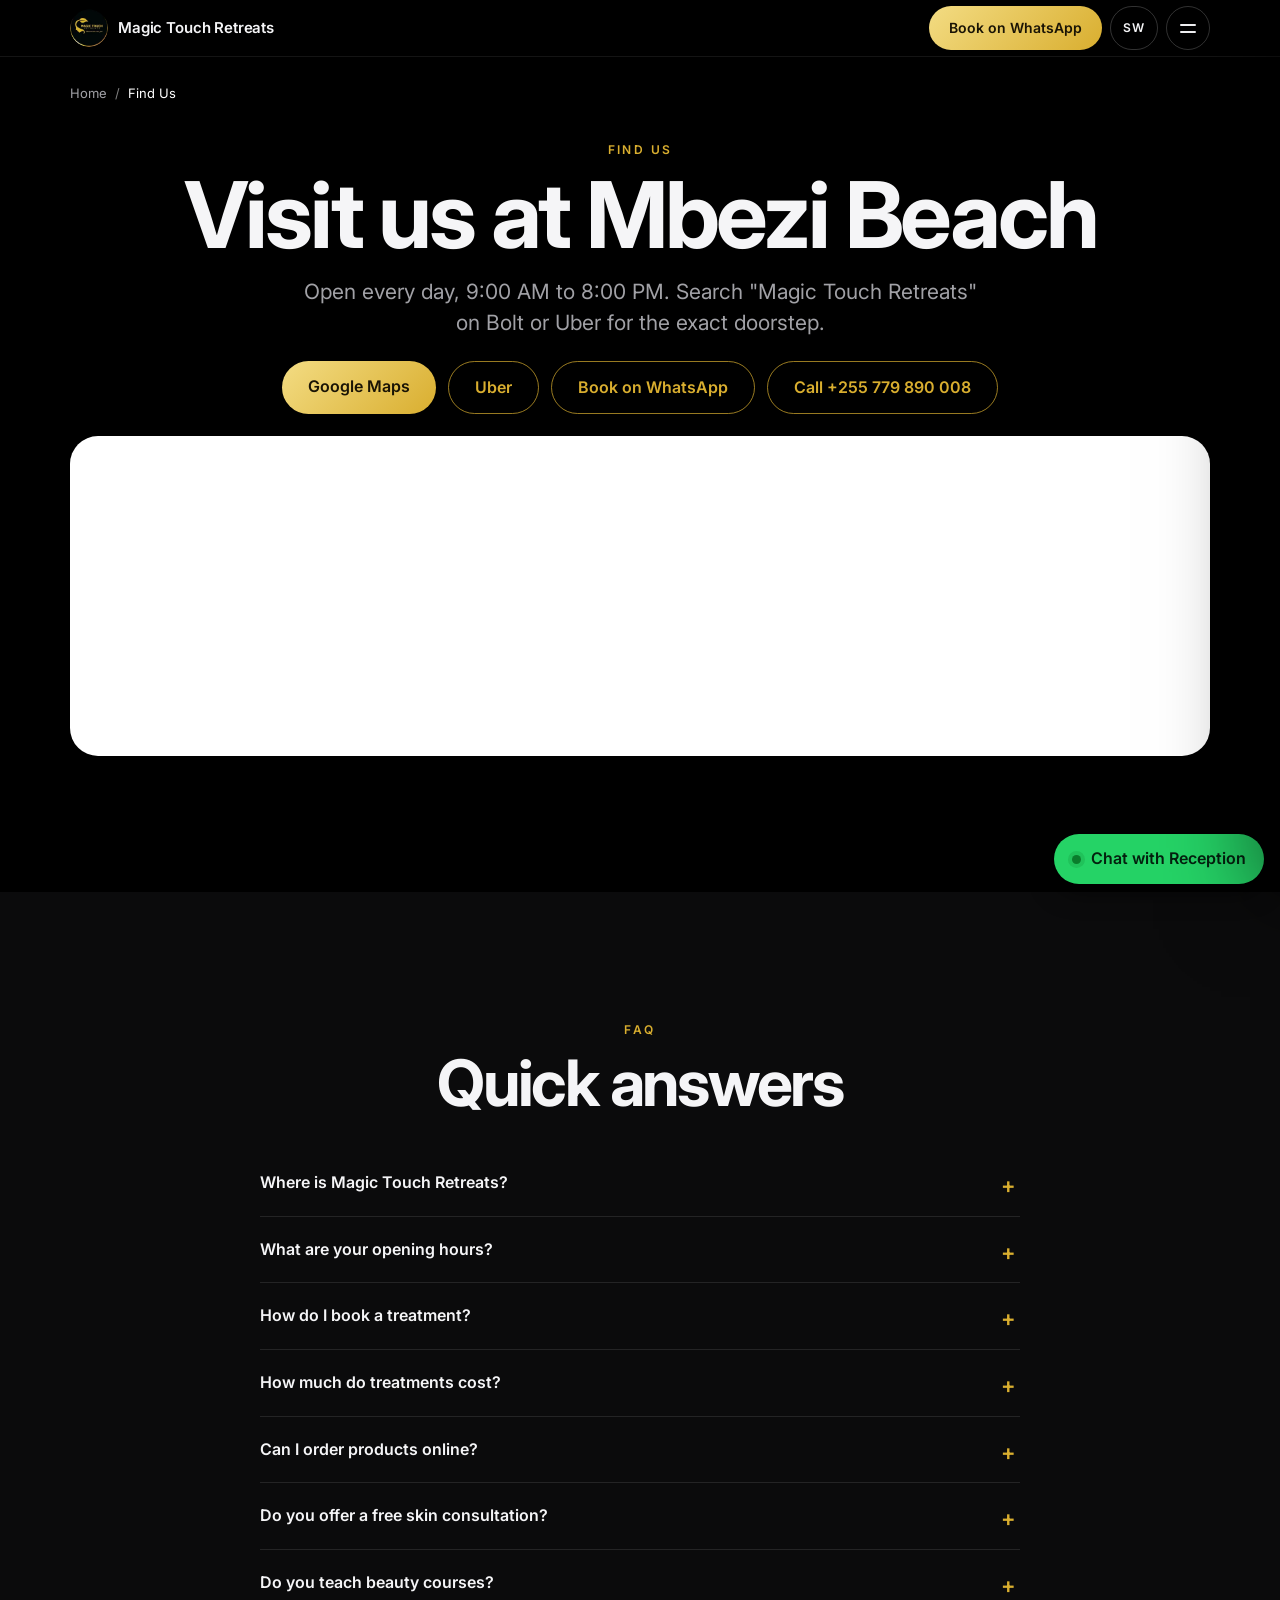
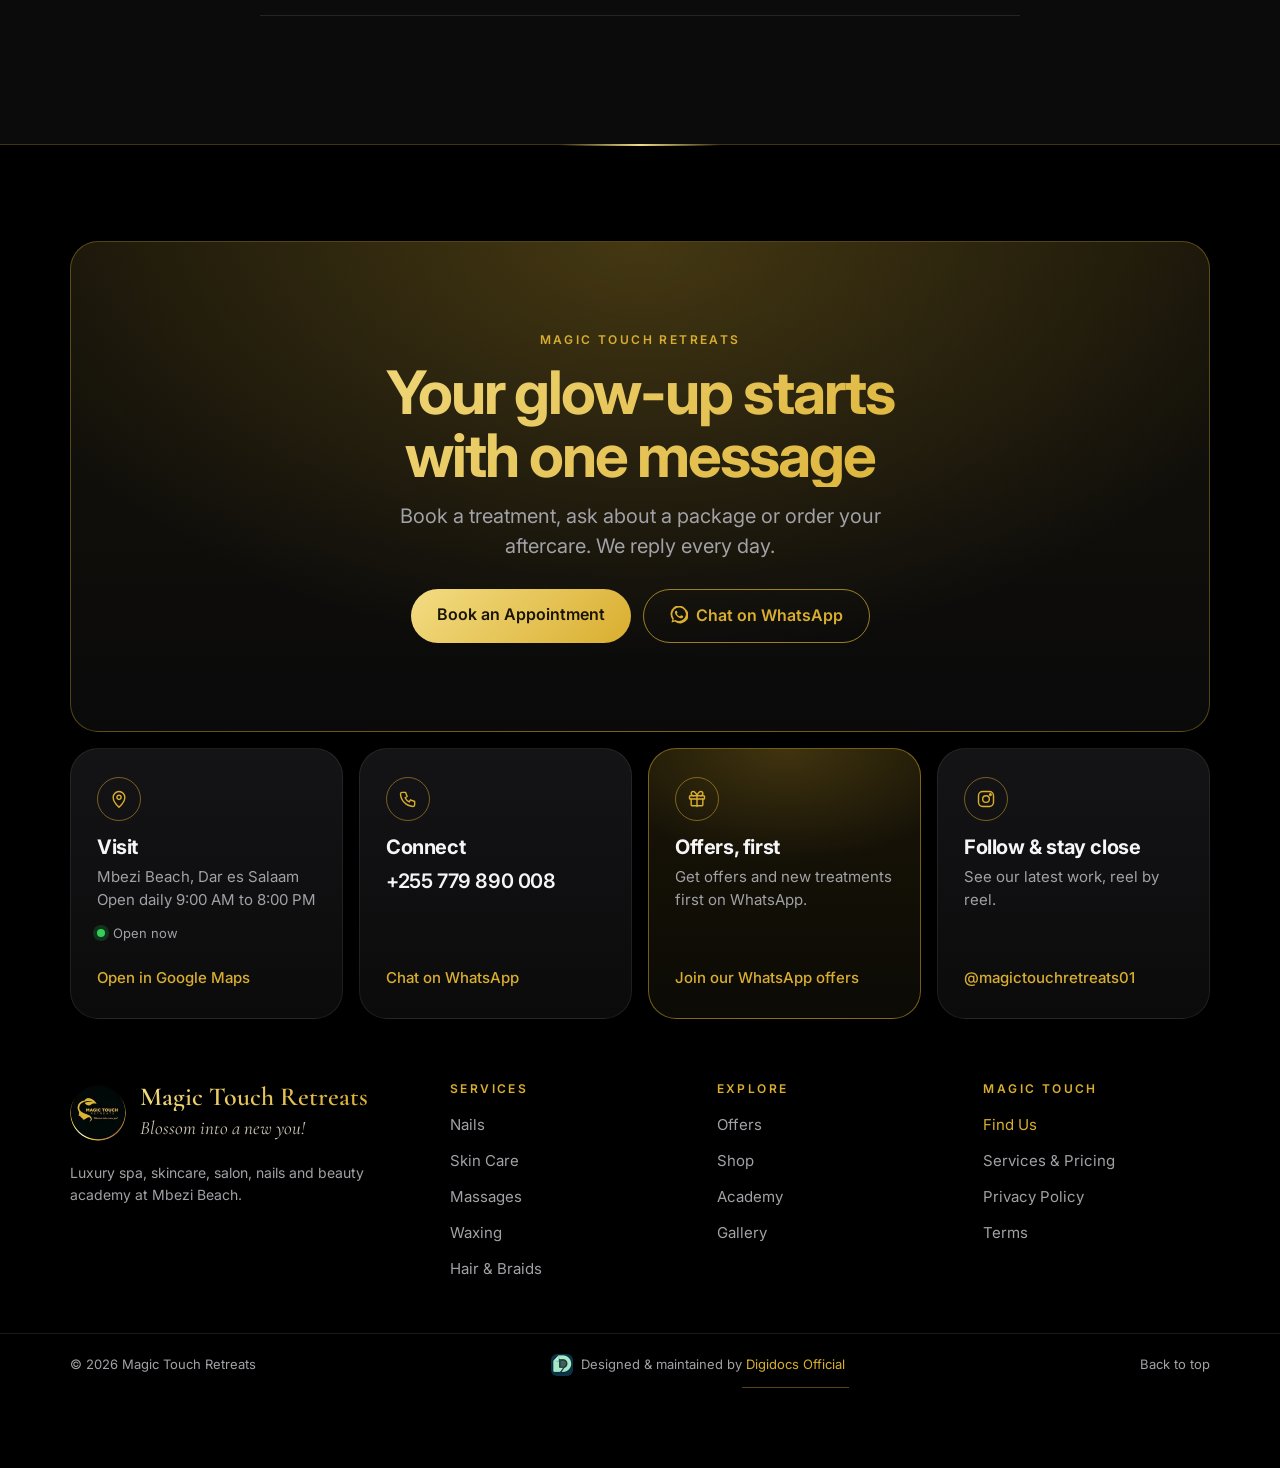
<file: contact.html>
<!doctype html><html lang="en"><head><meta charset="utf-8"><meta name="viewport" content="width=device-width,initial-scale=1,viewport-fit=cover"><title>Find Us | Magic Touch Retreats</title><meta name="description" content="Find Magic Touch Retreats at Mbezi Beach, Dar es Salaam. Open daily 9am to 8pm. Map, Bolt, Uber, call or WhatsApp."><link rel="canonical" href="https://YOUR-DOMAIN.com/contact.html"><meta property="og:type" content="website"><meta property="og:site_name" content="Magic Touch Retreats"><meta property="og:locale" content="en_TZ"><meta property="og:url" content="https://YOUR-DOMAIN.com/contact.html"><meta property="og:title" content="Find Us | Magic Touch Retreats"><meta property="og:description" content="Find Magic Touch Retreats at Mbezi Beach, Dar es Salaam. Open daily 9am to 8pm. Map, Bolt, Uber, call or WhatsApp."><meta property="og:image" content="https://YOUR-DOMAIN.com/icon-512.png"><meta property="og:image:width" content="512"><meta property="og:image:height" content="512"><meta name="twitter:card" content="summary"><link rel="icon" href="favicon.png"><meta name="theme-color" content="#000000"><meta name="color-scheme" content="dark"><meta name="apple-mobile-web-app-capable" content="yes"><meta name="mobile-web-app-capable" content="yes"><meta name="apple-mobile-web-app-title" content="Magic Touch"><meta name="apple-mobile-web-app-status-bar-style" content="black-translucent"><link rel="apple-touch-icon" href="apple-touch-icon.png"><link rel="manifest" href="manifest.webmanifest"><link rel="preconnect" href="https://fonts.googleapis.com"><link rel="preconnect" href="https://fonts.gstatic.com" crossorigin><link rel="dns-prefetch" href="//www.instagram.com"><link rel="dns-prefetch" href="//static.cdninstagram.com"><link rel="stylesheet" href="https://fonts.googleapis.com/css2?family=Cormorant+Garamond:wght@500;600;700&family=Inter:wght@400;500;600&display=swap" media="print" onload="this.media='all'"><noscript><link rel="stylesheet" href="https://fonts.googleapis.com/css2?family=Cormorant+Garamond:wght@500;600;700&family=Inter:wght@400;500;600&display=swap"></noscript><link rel="stylesheet" href="style.css"><script type="application/ld+json">{"@context":"https://schema.org","@type":"BreadcrumbList","itemListElement":[{"@type":"ListItem","position":1,"name":"Home","item":"https://YOUR-DOMAIN.com/"},{"@type":"ListItem","position":2,"name":"Find Us","item":"https://YOUR-DOMAIN.com/contact.html"}]}</script><script type="application/ld+json">{"@context":"https://schema.org","@type":"FAQPage","mainEntity":[{"@type":"Question","name":"Where is Magic Touch Retreats?","acceptedAnswer":{"@type":"Answer","text":"Magic Touch Retreats is at Mbezi Beach, Dar es Salaam. Use the Google Maps, Uber or Bolt links on this page to find the exact doorstep."}},{"@type":"Question","name":"What are your opening hours?","acceptedAnswer":{"@type":"Answer","text":"We are open every day from 9:00 AM to 8:00 PM."}},{"@type":"Question","name":"How do I book a treatment?","acceptedAnswer":{"@type":"Answer","text":"Tap Book on WhatsApp, or pick services on the Services page and continue on WhatsApp. Reception replies and confirms your time."}},{"@type":"Question","name":"How much do treatments cost?","acceptedAnswer":{"@type":"Answer","text":"Prices start from TZS 10,000 for nails, 15,000 for waxing, 20,000 for massages and 30,000 for skin care. Braids and hair are priced on request. The full list is on the Services page."}},{"@type":"Question","name":"Can I order products online?","acceptedAnswer":{"@type":"Answer","text":"Yes. Add products to your list on the Shop page and send the order on WhatsApp. Our team confirms stock, price and delivery with you."}},{"@type":"Question","name":"Do you offer a free skin consultation?","acceptedAnswer":{"@type":"Answer","text":"Yes, a free skin consultation is part of our offers. See the Offers page for the current packages."}},{"@type":"Question","name":"Do you teach beauty courses?","acceptedAnswer":{"@type":"Answer","text":"Yes. The Magic Touch Beauty Academy runs courses in skincare, nails, makeup and hair styling. Send an enquiry on the Academy page."}}]}</script></head><body><a class="skip" href="#main" data-i="skip">Skip to content</a><header><div class="w nb"><a href="index.html" class="fb" aria-label="Magic Touch Retreats, home"><img src="logo.webp" alt="" width="38" height="38" decoding="async"><span class="wm">Magic Touch Retreats</span></a><div class="hr"><a class="btn hb" href="#" data-wa="b" data-i="b1">Book on WhatsApp</a><button id="lg" aria-label="Language">SW</button><button id="mn" aria-label="Open menu" aria-expanded="false" aria-controls="mnav"><span class="mi" aria-hidden="true"><i></i><i></i></span></button></div></div></header><div id="nbd"></div><nav id="mnav" aria-label="Main"><a href="index.html" data-i="n_0">Home</a><a href="services.html" data-i="n_s">Services</a><a href="offers.html" data-i="n_o">Offers</a><a href="shop.html" data-i="n_h">Shop</a><a href="academy.html" data-i="n_a">Academy</a><a href="gallery.html" data-i="n_g">Gallery</a><a href="contact.html" data-i="n_f">Find Us</a><div class="np"><a class="btn" href="#" data-wa="h" data-i="b1">Book on WhatsApp</a><p>+255 779 890 008<br>9:00 AM to 8:00 PM, every day</p></div></nav><main id="main" tabindex="-1"><nav class="crumbs" aria-label="Breadcrumb"><div class="w"><ol><li><a href="index.html" data-i="n_0">Home</a></li><li aria-current="page"><span data-i="n_f">Find Us</span></li></ol></div></nav><section id="find"><div class="w"><div class="eyebrow" data-i="n_f">Find Us</div><h1 data-i="c1">Visit us at Mbezi Beach</h1><p class="sub" data-i="c2">Open every day, 9:00 AM to 8:00 PM. Search "Magic Touch Retreats" on Bolt or Uber for the exact doorstep.</p>
<div class="cta" style="margin:22px 0"><a class="btn" target="_blank" rel="noopener" href="https://www.google.com/maps/place//data=!4m2!3m1!1s0x185c5163296a0381:0xd4ecbc4468dc7ed3">Google Maps</a><a class="btn o" target="_blank" rel="noopener" href="https://m.uber.com/ul/?action=setPref&dropoff[nickname]=Magic%20Touch%20Retreats&dropoff[formatted_address]=Mbezi%20Beach%2C%20Dar%20es%20Salaam">Uber</a><a class="btn o" href="#" data-wa="h" data-i="b1">Book on WhatsApp</a><a class="btn o" href="tel:+255779890008">Call +255 779 890 008</a></div>
<iframe class="map" loading="lazy" title="Magic Touch Retreats on Google Maps" src="https://www.google.com/maps?cid=15342845032547516115&output=embed"></iframe></div></section><section id="faq" class="faq" style="background:var(--k2)"><div class="w"><div class="eyebrow" data-i="fqe">FAQ</div><h2 data-i="fqh">Quick answers</h2><div class="faqlist"><details><summary data-i="fq0">Where is Magic Touch Retreats?</summary><p data-i="fa0">Magic Touch Retreats is at Mbezi Beach, Dar es Salaam. Use the Google Maps, Uber or Bolt links on this page to find the exact doorstep.</p></details><details><summary data-i="fq1">What are your opening hours?</summary><p data-i="fa1">We are open every day from 9:00 AM to 8:00 PM.</p></details><details><summary data-i="fq2">How do I book a treatment?</summary><p data-i="fa2">Tap Book on WhatsApp, or pick services on the Services page and continue on WhatsApp. Reception replies and confirms your time.</p></details><details><summary data-i="fq3">How much do treatments cost?</summary><p data-i="fa3">Prices start from TZS 10,000 for nails, 15,000 for waxing, 20,000 for massages and 30,000 for skin care. Braids and hair are priced on request. The full list is on the Services page.</p></details><details><summary data-i="fq4">Can I order products online?</summary><p data-i="fa4">Yes. Add products to your list on the Shop page and send the order on WhatsApp. Our team confirms stock, price and delivery with you.</p></details><details><summary data-i="fq5">Do you offer a free skin consultation?</summary><p data-i="fa5">Yes, a free skin consultation is part of our offers. See the Offers page for the current packages.</p></details><details><summary data-i="fq6">Do you teach beauty courses?</summary><p data-i="fa6">Yes. The Magic Touch Beauty Academy runs courses in skincare, nails, makeup and hair styling. Send an enquiry on the Academy page.</p></details></div></div></section></main>
<footer class="mf" aria-label="Site footer"><div class="w">
<section class="mf-lead" aria-labelledby="mf-h">
<div class="eyebrow">Magic Touch Retreats</div>
<h2 class="gold" id="mf-h" data-i="fh1">Your glow-up starts with one message</h2>
<p data-i="fh2">Book a treatment, ask about a package or order your aftercare. We reply every day.</p>
<div class="cta"><a class="btn" href="#" data-b="Appointment" data-i="fb">Book an Appointment</a><a class="btn o" href="#" data-wa="h" aria-label="Chat with us on WhatsApp"><svg viewBox="0 0 24 24" width="18" height="18" fill="currentColor" aria-hidden="true" style="vertical-align:-3px;margin-right:8px"><path d="M20.5 3.5A11 11 0 0 0 3.2 17.6L2 22l4.5-1.2A11 11 0 1 0 20.5 3.5zM12 20a9 9 0 0 1-4.6-1.3l-.3-.2-2.7.7.7-2.6-.2-.3A9 9 0 1 1 12 20zm5-6.7c-.3-.1-1.600-.8-1.900-.9s-.5-.1-.7.1-.8.9-.9 1.100-.3.2-.6.1a7.400 7.400 0 0 1-3.700-3.200c-.3-.5.3-.5.8-1.500.1-.2 0-.3 0-.5l-.8-1.900c-.2-.5-.4-.4-.6-.4h-.5a1 1 0 0 0-.7.3 3 3 0 0 0-.9 2.200 5.200 5.200 0 0 0 1.100 2.800 12 12 0 0 0 4.600 4.100c1.700.7 2.400.8 3.300.6a2.800 2.800 0 0 0 1.800-1.300 2.200 2.200 0 0 0 .2-1.300c-.1-.1-.3-.2-.6-.3z"/></svg><span data-i="fwa">Chat on WhatsApp</span></a></div>
</section>
<div class="mf-bento">
<article class="mf-card"><span class="mf-ic"><svg viewBox="0 0 24 24" width="20" height="20" fill="none" stroke="currentColor" stroke-width="1.7" stroke-linecap="round" stroke-linejoin="round" aria-hidden="true"><path d="M12 22s7-6.3 7-12a7 7 0 1 0-14 0c0 5.7 7 12 7 12z"/><circle cx="12" cy="10" r="2.5"/></svg></span>
<h3 data-i="ft1">Visit</h3><address style="font-style:normal"><p><span data-addr>Mbezi Beach, Dar es Salaam</span></p><p data-i="ft2">Open daily 9:00 AM to 8:00 PM</p></address><span class="fo fopen"></span>
<a class="lnk push" href="https://www.google.com/maps/place//data=!4m2!3m1!1s0x185c5163296a0381:0xd4ecbc4468dc7ed3" target="_blank" rel="noopener" data-i="fmap">Open in Google Maps</a></article>
<article class="mf-card"><span class="mf-ic"><svg viewBox="0 0 24 24" width="20" height="20" fill="none" stroke="currentColor" stroke-width="1.7" stroke-linecap="round" stroke-linejoin="round" aria-hidden="true"><path d="M5 4h4l2 5-2.5 1.5a11 11 0 0 0 5 5L15 13l5 2v4a2 2 0 0 1-2 2A16 16 0 0 1 3 6a2 2 0 0 1 2-2z"/></svg></span>
<h3 data-i="ft3">Connect</h3><p><a class="big" href="tel:+255779890008">+255 779 890 008</a></p>
<a class="lnk push" href="#" data-wa="h" data-i="fwa">Chat on WhatsApp</a></article>
<article class="mf-card mf-gold"><span class="mf-ic"><svg viewBox="0 0 24 24" width="20" height="20" fill="none" stroke="currentColor" stroke-width="1.7" stroke-linecap="round" stroke-linejoin="round" aria-hidden="true"><rect x="3" y="8" width="18" height="4" rx="1"/><path d="M12 8v13M5 12v7a1 1 0 0 0 1 1h12a1 1 0 0 0 1-1v-7M7.5 8a2.5 2.5 0 1 1 0-5C10 3 12 8 12 8s2-5 4.500-5a2.500 2.500 0 1 1 0 5"/></svg></span>
<h3 data-i="fo1">Offers, first</h3><p data-i="ft7">Get offers and new treatments first on WhatsApp.</p>
<a class="lnk push" href="#" data-wa="o" data-i="ft8">Join our WhatsApp offers</a></article>
<article class="mf-card"><span class="mf-ic"><svg viewBox="0 0 24 24" width="20" height="20" fill="none" stroke="currentColor" stroke-width="1.7" aria-hidden="true"><rect x="3" y="3" width="18" height="18" rx="5"/><circle cx="12" cy="12" r="4"/><circle cx="17.3" cy="6.7" r="1" fill="currentColor"/></svg></span>
<h3 data-i="ft6">Follow &amp; stay close</h3><p data-i="fig">See our latest work, reel by reel.</p>
<a class="lnk push" id="ig" href="#" target="_blank" rel="noopener" aria-label="Magic Touch Retreats on Instagram">@magictouchretreats01</a></article>
</div>
<div class="mf-links">
<div class="mf-brand"><div class="mf-logo"><img src="logo.webp" alt="Magic Touch Retreats logo" width="56" height="56" loading="lazy" decoding="async"><div><div class="f gold mf-name">Magic Touch Retreats</div><p class="mf-tag">Blossom into a new you!</p></div></div>
<p class="mf-desc" data-i="fdesc">Luxury spa, skincare, salon, nails and beauty academy at Mbezi Beach.</p></div>
<details class="mf-col" open><summary data-i="n_s">Services</summary><nav aria-label="Treatments"><a href="services.html#nails">Nails</a><a href="services.html#skin">Skin Care</a><a href="services.html#mass">Massages</a><a href="services.html#wax">Waxing</a><a href="services.html#hair">Hair &amp; Braids</a></nav></details>
<details class="mf-col" open><summary data-i="more">Explore</summary><nav aria-label="Explore"><a href="offers.html" data-i="n_o">Offers</a><a href="shop.html" data-i="n_h">Shop</a><a href="academy.html" data-i="n_a">Academy</a><a href="gallery.html" data-i="n_g">Gallery</a></nav></details>
<details class="mf-col" open><summary>Magic Touch</summary><nav aria-label="Company"><a href="contact.html" data-i="n_f">Find Us</a><a href="services.html" data-i="fl1">Services &amp; Pricing</a><a href="privacy.html" data-i="pp">Privacy Policy</a><a href="terms.html" data-i="trm">Terms</a></nav></details>
</div>
</div>
<div class="mf-bar"><div class="w"><span>&copy; <span id="yr"></span> Magic Touch Retreats</span>
<span class="mf-by"><img src="digidocs.webp" alt="" width="22" height="22" loading="lazy" decoding="async"><span><span data-i="by">Designed &amp; maintained by</span> <a href="https://digidocsofficial.com" target="_blank" rel="noopener">Digidocs Official</a></span></span>
<a class="mf-top" href="#" data-i="ftop">Back to top</a></div></div></footer><a class="fw" id="fw" href="#" data-wa="h"><i></i><span data-i="fw">Chat with Reception</span></a>
<button id="cartb"></button><div id="dbd"></div><aside id="drawer" role="dialog" aria-modal="true" aria-labelledby="ct"><div class="dh"><div><h3 id="ct" data-i="ct">Your order</h3><p class="dsub" id="dc"></p></div><button type="button" id="cx" class="cl" aria-label="Close">&times;</button></div><ul id="cl"></ul><div class="df"><label><span data-i="onm">Your name (optional)</span><input id="on" autocomplete="name"></label><a class="btn" href="#" id="send" target="_blank" rel="noopener" data-i="sd">Send order on WhatsApp</a><button type="button" id="cclr" class="lk2" data-i="clr">Clear all</button><p class="dn" data-i="dnote">Our team confirms stock, price and delivery on WhatsApp.</p></div></aside>
<div class="mod" id="mod"><button class="x" id="mx">&times;</button><div id="mb"></div></div>
<div class="mod sheet" id="bk" role="dialog" aria-modal="true" aria-labelledby="bk0"><div class="sh"><div class="shh"><div><h3 id="bk0" data-i="bk0">Book your visit</h3><p class="dsub" id="bc"></p></div><button type="button" id="bx" class="cl" aria-label="Close">&times;</button></div><ul class="bl" id="bl"></ul><div class="bt" id="bt"></div><a class="bmore" id="bm" href="services.html" data-i="bmore">+ Add another service</a><form id="bf"><label><span data-i="nm">Your name</span><input name="nm" required autocomplete="name"></label><div class="f2"><label><span data-i="dt">Preferred date</span><input name="dt" id="bd" type="date"></label><label><span data-i="tm">Preferred time</span><input name="tm" type="time" min="09:00" max="19:30"></label></div><label><span data-i="nt">Notes (optional)</span><textarea name="nt" rows="2"></textarea></label><button class="btn" type="submit" data-i="cw">Continue on WhatsApp</button></form></div></div><script src="app.js" defer></script></body></html>
</file>
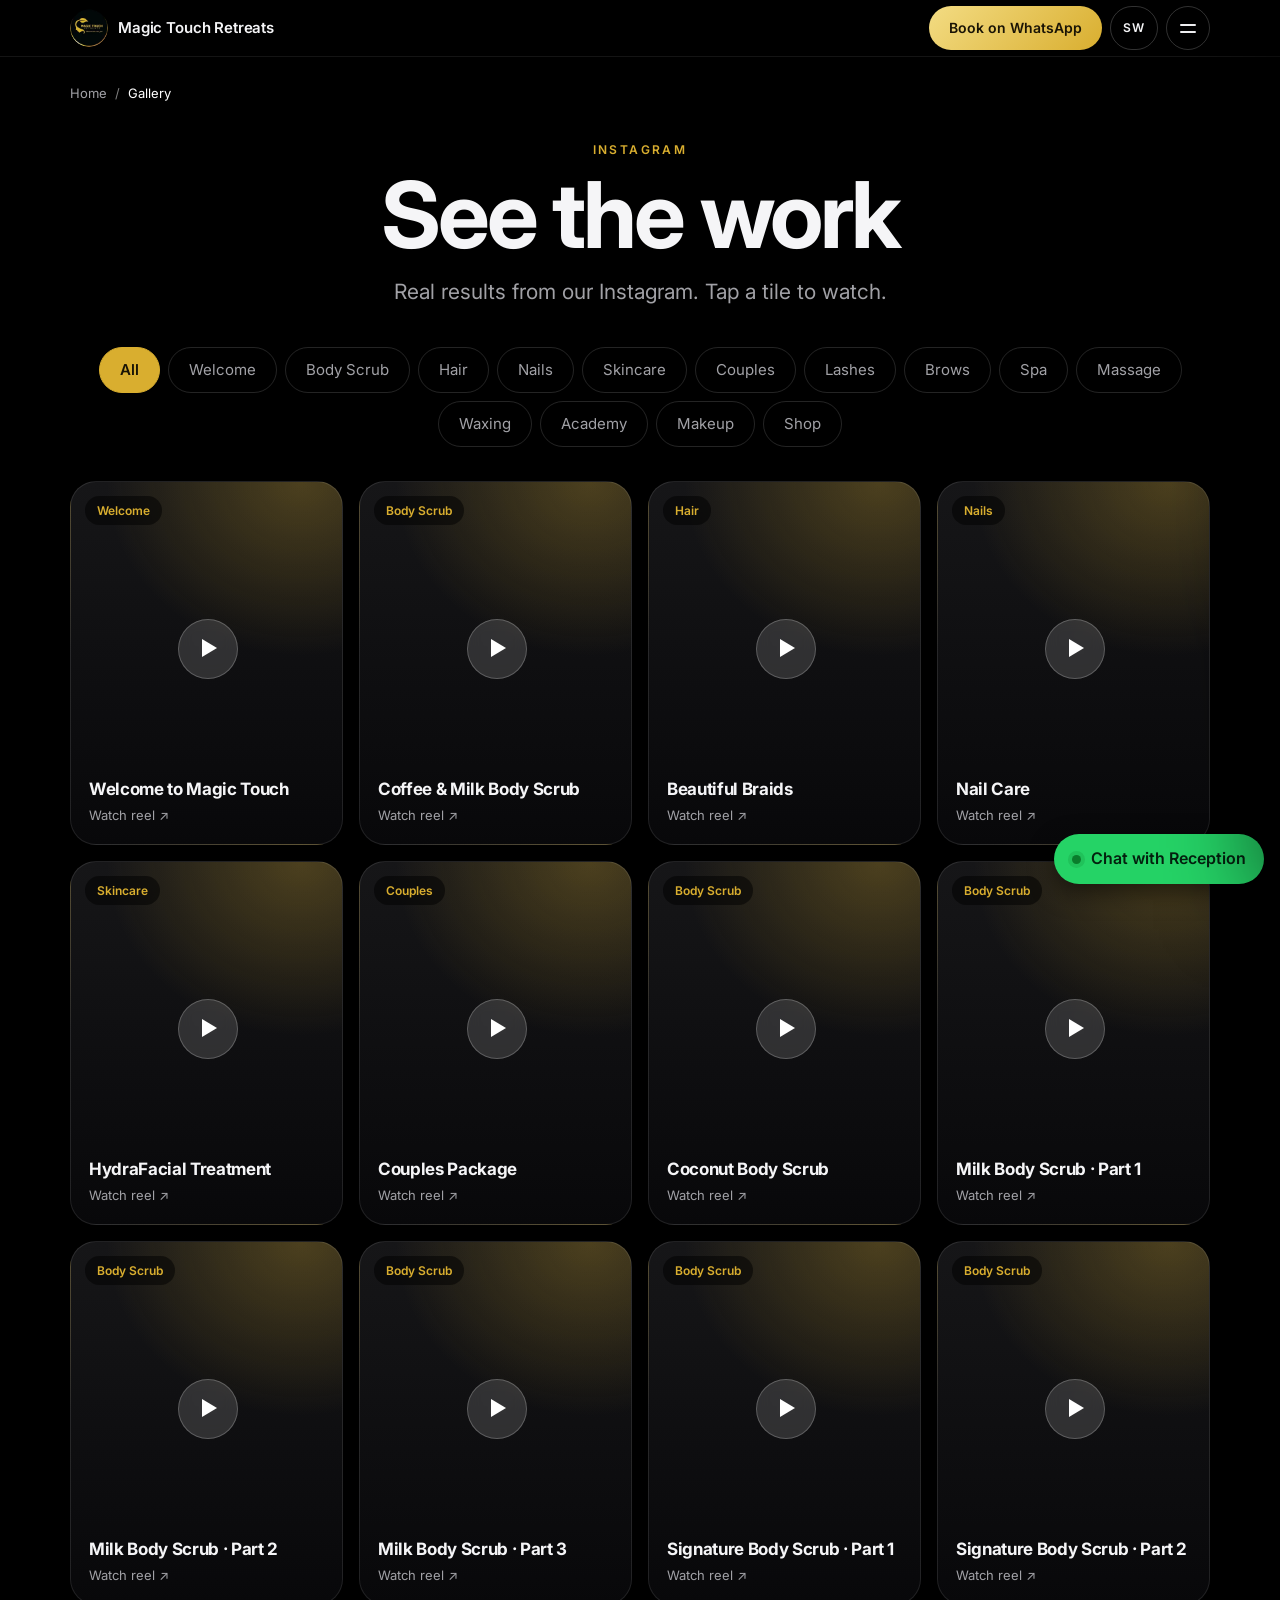
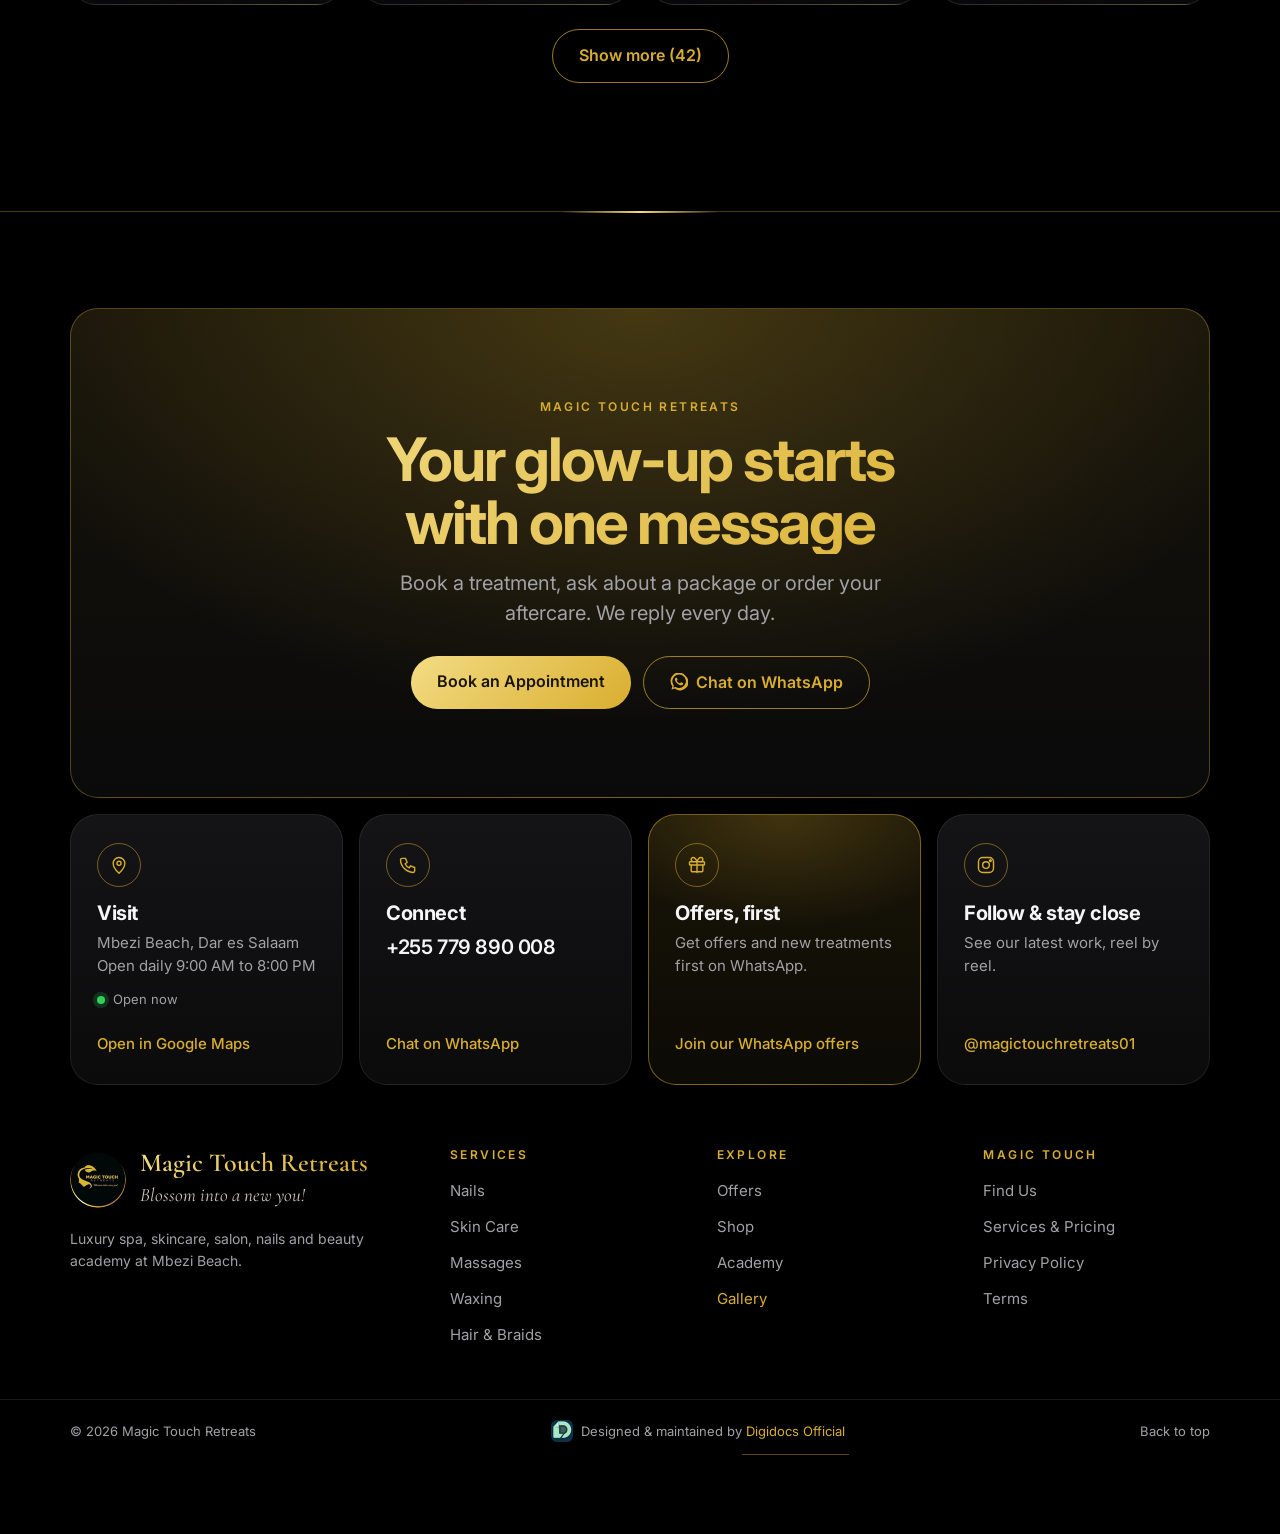
<file: gallery.html>
<!doctype html><html lang="en"><head><meta charset="utf-8"><meta name="viewport" content="width=device-width,initial-scale=1,viewport-fit=cover"><!-- Google tag (gtag.js) --><script async src="https://www.googletagmanager.com/gtag/js?id=G-ESJSP9PZV1"></script><script>window.dataLayer=window.dataLayer||[];function gtag(){dataLayer.push(arguments);}gtag("js",new Date());gtag("config","G-ESJSP9PZV1");</script><title>Gallery | Magic Touch Retreats</title><meta name="description" content="Watch our spa, nails, skincare, hair and massage work. Real results from the Magic Touch Retreats Instagram."><link rel="canonical" href="https://YOUR-DOMAIN.com/gallery.html"><meta property="og:type" content="website"><meta property="og:site_name" content="Magic Touch Retreats"><meta property="og:locale" content="en_TZ"><meta property="og:url" content="https://YOUR-DOMAIN.com/gallery.html"><meta property="og:title" content="Gallery | Magic Touch Retreats"><meta property="og:description" content="Watch our spa, nails, skincare, hair and massage work. Real results from the Magic Touch Retreats Instagram."><meta property="og:image" content="https://YOUR-DOMAIN.com/icon-512.png"><meta property="og:image:width" content="512"><meta property="og:image:height" content="512"><meta name="twitter:card" content="summary"><link rel="icon" href="favicon.png"><meta name="theme-color" content="#000000"><meta name="color-scheme" content="dark"><meta name="apple-mobile-web-app-capable" content="yes"><meta name="mobile-web-app-capable" content="yes"><meta name="apple-mobile-web-app-title" content="Magic Touch"><meta name="apple-mobile-web-app-status-bar-style" content="black-translucent"><link rel="apple-touch-icon" href="apple-touch-icon.png"><link rel="manifest" href="manifest.webmanifest"><link rel="preconnect" href="https://fonts.googleapis.com"><link rel="preconnect" href="https://fonts.gstatic.com" crossorigin><link rel="dns-prefetch" href="//www.instagram.com"><link rel="dns-prefetch" href="//static.cdninstagram.com"><link rel="stylesheet" href="https://fonts.googleapis.com/css2?family=Cormorant+Garamond:wght@500;600;700&family=Inter:wght@400;500;600&display=swap" media="print" onload="this.media='all'"><noscript><link rel="stylesheet" href="https://fonts.googleapis.com/css2?family=Cormorant+Garamond:wght@500;600;700&family=Inter:wght@400;500;600&display=swap"></noscript><link rel="stylesheet" href="style.css"><script type="application/ld+json">{"@context":"https://schema.org","@type":"BreadcrumbList","itemListElement":[{"@type":"ListItem","position":1,"name":"Home","item":"https://YOUR-DOMAIN.com/"},{"@type":"ListItem","position":2,"name":"Gallery","item":"https://YOUR-DOMAIN.com/gallery.html"}]}</script></head><body><a class="skip" href="#main" data-i="skip">Skip to content</a><header><div class="w nb"><a href="index.html" class="fb" aria-label="Magic Touch Retreats, home"><img src="logo.webp" alt="" width="38" height="38" decoding="async"><span class="wm">Magic Touch Retreats</span></a><div class="hr"><a class="btn hb" href="#" data-wa="b" data-i="b1">Book on WhatsApp</a><button id="lg" aria-label="Language">SW</button><button id="mn" aria-label="Open menu" aria-expanded="false" aria-controls="mnav"><span class="mi" aria-hidden="true"><i></i><i></i></span></button></div></div></header><div id="nbd"></div><nav id="mnav" aria-label="Main"><a href="index.html" data-i="n_0">Home</a><a href="services.html" data-i="n_s">Services</a><a href="offers.html" data-i="n_o">Offers</a><a href="shop.html" data-i="n_h">Shop</a><a href="academy.html" data-i="n_a">Academy</a><a href="gallery.html" data-i="n_g">Gallery</a><a href="contact.html" data-i="n_f">Find Us</a><div class="np"><a class="btn" href="#" data-wa="h" data-i="b1">Book on WhatsApp</a><p>+255 779 890 008<br>9:00 AM to 8:00 PM, every day</p></div></nav><main id="main" tabindex="-1"><nav class="crumbs" aria-label="Breadcrumb"><div class="w"><ol><li><a href="index.html" data-i="n_0">Home</a></li><li aria-current="page"><span data-i="n_g">Gallery</span></li></ol></div></nav><section><div class="w"><div class="eyebrow">Instagram</div><h1 data-i="m1">See the work</h1><p class="sub" data-i="m2">Real results from our Instagram. Tap a tile to watch.</p><div class="tabs" id="mtabs"><button class="on" data-k="All">All</button><button class="" data-k="Welcome">Welcome</button><button class="" data-k="Body Scrub">Body Scrub</button><button class="" data-k="Hair">Hair</button><button class="" data-k="Nails">Nails</button><button class="" data-k="Skincare">Skincare</button><button class="" data-k="Couples">Couples</button><button class="" data-k="Lashes">Lashes</button><button class="" data-k="Brows">Brows</button><button class="" data-k="Spa">Spa</button><button class="" data-k="Massage">Massage</button><button class="" data-k="Waxing">Waxing</button><button class="" data-k="Academy">Academy</button><button class="" data-k="Makeup">Makeup</button><button class="" data-k="Shop">Shop</button></div><div class="media" id="media"><button class="tile rvl in" data-i="0"><small>Welcome</small><b>Welcome to Magic Touch</b><em>Watch reel ↗</em></button><button class="tile rvl in" data-i="1"><small>Body Scrub</small><b>Coffee &amp; Milk Body Scrub</b><em>Watch reel ↗</em></button><button class="tile rvl" data-i="2"><small>Hair</small><b>Beautiful Braids</b><em>Watch reel ↗</em></button><button class="tile rvl" data-i="3"><small>Nails</small><b>Nail Care</b><em>Watch reel ↗</em></button><button class="tile rvl" data-i="4"><small>Skincare</small><b>HydraFacial Treatment</b><em>Watch reel ↗</em></button><button class="tile rvl" data-i="5"><small>Couples</small><b>Couples Package</b><em>Watch reel ↗</em></button><button class="tile rvl" data-i="6"><small>Body Scrub</small><b>Coconut Body Scrub</b><em>Watch reel ↗</em></button><button class="tile rvl" data-i="7"><small>Body Scrub</small><b>Milk Body Scrub · Part 1</b><em>Watch reel ↗</em></button><button class="tile rvl" data-i="8"><small>Body Scrub</small><b>Milk Body Scrub · Part 2</b><em>Watch reel ↗</em></button><button class="tile rvl" data-i="9"><small>Body Scrub</small><b>Milk Body Scrub · Part 3</b><em>Watch reel ↗</em></button><button class="tile rvl" data-i="10"><small>Body Scrub</small><b>Signature Body Scrub · Part 1</b><em>Watch reel ↗</em></button><button class="tile rvl" data-i="11"><small>Body Scrub</small><b>Signature Body Scrub · Part 2</b><em>Watch reel ↗</em></button></div><div id="mmore" style="text-align:center;margin-top:24px"><button class="btn o" id="mm">Show more (42)</button></div></div></section><section id="rvs" style="display:none;background:var(--k2)"><div class="w"><div class="eyebrow" data-i="r0">Reviews</div><h2 data-i="r1">Loved by our clients</h2><div class="rv" id="rv"></div></div></section></main>
<footer class="mf" aria-label="Site footer"><div class="w">
<section class="mf-lead" aria-labelledby="mf-h">
<div class="eyebrow">Magic Touch Retreats</div>
<h2 class="gold" id="mf-h" data-i="fh1">Your glow-up starts with one message</h2>
<p data-i="fh2">Book a treatment, ask about a package or order your aftercare. We reply every day.</p>
<div class="cta"><a class="btn" href="#" data-b="Appointment" data-i="fb">Book an Appointment</a><a class="btn o" href="#" data-wa="h" aria-label="Chat with us on WhatsApp"><svg viewBox="0 0 24 24" width="18" height="18" fill="currentColor" aria-hidden="true" style="vertical-align:-3px;margin-right:8px"><path d="M20.5 3.5A11 11 0 0 0 3.2 17.6L2 22l4.5-1.2A11 11 0 1 0 20.5 3.5zM12 20a9 9 0 0 1-4.6-1.3l-.3-.2-2.7.7.7-2.6-.2-.3A9 9 0 1 1 12 20zm5-6.7c-.3-.1-1.600-.8-1.900-.9s-.5-.1-.7.1-.8.9-.9 1.100-.3.2-.6.1a7.400 7.400 0 0 1-3.700-3.200c-.3-.5.3-.5.8-1.500.1-.2 0-.3 0-.5l-.8-1.900c-.2-.5-.4-.4-.6-.4h-.5a1 1 0 0 0-.7.3 3 3 0 0 0-.9 2.200 5.200 5.200 0 0 0 1.100 2.800 12 12 0 0 0 4.600 4.100c1.700.7 2.400.8 3.300.6a2.800 2.800 0 0 0 1.800-1.300 2.200 2.200 0 0 0 .2-1.300c-.1-.1-.3-.2-.6-.3z"/></svg><span data-i="fwa">Chat on WhatsApp</span></a></div>
</section>
<div class="mf-bento">
<article class="mf-card"><span class="mf-ic"><svg viewBox="0 0 24 24" width="20" height="20" fill="none" stroke="currentColor" stroke-width="1.7" stroke-linecap="round" stroke-linejoin="round" aria-hidden="true"><path d="M12 22s7-6.3 7-12a7 7 0 1 0-14 0c0 5.7 7 12 7 12z"/><circle cx="12" cy="10" r="2.5"/></svg></span>
<h3 data-i="ft1">Visit</h3><address style="font-style:normal"><p><span data-addr>Mbezi Beach, Dar es Salaam</span></p><p data-i="ft2">Open daily 9:00 AM to 8:00 PM</p></address><span class="fo fopen"></span>
<a class="lnk push" href="https://www.google.com/maps/place//data=!4m2!3m1!1s0x185c5163296a0381:0xd4ecbc4468dc7ed3" target="_blank" rel="noopener" data-i="fmap">Open in Google Maps</a></article>
<article class="mf-card"><span class="mf-ic"><svg viewBox="0 0 24 24" width="20" height="20" fill="none" stroke="currentColor" stroke-width="1.7" stroke-linecap="round" stroke-linejoin="round" aria-hidden="true"><path d="M5 4h4l2 5-2.5 1.5a11 11 0 0 0 5 5L15 13l5 2v4a2 2 0 0 1-2 2A16 16 0 0 1 3 6a2 2 0 0 1 2-2z"/></svg></span>
<h3 data-i="ft3">Connect</h3><p><a class="big" href="tel:+255779890008">+255 779 890 008</a></p>
<a class="lnk push" href="#" data-wa="h" data-i="fwa">Chat on WhatsApp</a></article>
<article class="mf-card mf-gold"><span class="mf-ic"><svg viewBox="0 0 24 24" width="20" height="20" fill="none" stroke="currentColor" stroke-width="1.7" stroke-linecap="round" stroke-linejoin="round" aria-hidden="true"><rect x="3" y="8" width="18" height="4" rx="1"/><path d="M12 8v13M5 12v7a1 1 0 0 0 1 1h12a1 1 0 0 0 1-1v-7M7.5 8a2.5 2.5 0 1 1 0-5C10 3 12 8 12 8s2-5 4.500-5a2.500 2.500 0 1 1 0 5"/></svg></span>
<h3 data-i="fo1">Offers, first</h3><p data-i="ft7">Get offers and new treatments first on WhatsApp.</p>
<a class="lnk push" href="#" data-wa="o" data-i="ft8">Join our WhatsApp offers</a></article>
<article class="mf-card"><span class="mf-ic"><svg viewBox="0 0 24 24" width="20" height="20" fill="none" stroke="currentColor" stroke-width="1.7" aria-hidden="true"><rect x="3" y="3" width="18" height="18" rx="5"/><circle cx="12" cy="12" r="4"/><circle cx="17.3" cy="6.7" r="1" fill="currentColor"/></svg></span>
<h3 data-i="ft6">Follow &amp; stay close</h3><p data-i="fig">See our latest work, reel by reel.</p>
<a class="lnk push" id="ig" href="#" target="_blank" rel="noopener" aria-label="Magic Touch Retreats on Instagram">@magictouchretreats01</a></article>
</div>
<div class="mf-links">
<div class="mf-brand"><div class="mf-logo"><img src="logo.webp" alt="Magic Touch Retreats logo" width="56" height="56" loading="lazy" decoding="async"><div><div class="f gold mf-name">Magic Touch Retreats</div><p class="mf-tag">Blossom into a new you!</p></div></div>
<p class="mf-desc" data-i="fdesc">Luxury spa, skincare, salon, nails and beauty academy at Mbezi Beach.</p></div>
<details class="mf-col" open><summary data-i="n_s">Services</summary><nav aria-label="Treatments"><a href="services.html#nails">Nails</a><a href="services.html#skin">Skin Care</a><a href="services.html#mass">Massages</a><a href="services.html#wax">Waxing</a><a href="services.html#hair">Hair &amp; Braids</a></nav></details>
<details class="mf-col" open><summary data-i="more">Explore</summary><nav aria-label="Explore"><a href="offers.html" data-i="n_o">Offers</a><a href="shop.html" data-i="n_h">Shop</a><a href="academy.html" data-i="n_a">Academy</a><a href="gallery.html" data-i="n_g">Gallery</a></nav></details>
<details class="mf-col" open><summary>Magic Touch</summary><nav aria-label="Company"><a href="contact.html" data-i="n_f">Find Us</a><a href="services.html" data-i="fl1">Services &amp; Pricing</a><a href="privacy.html" data-i="pp">Privacy Policy</a><a href="terms.html" data-i="trm">Terms</a></nav></details>
</div>
</div>
<div class="mf-bar"><div class="w"><span>&copy; <span id="yr"></span> Magic Touch Retreats</span>
<span class="mf-by"><img src="digidocs.webp" alt="" width="22" height="22" loading="lazy" decoding="async"><span><span data-i="by">Designed &amp; maintained by</span> <a href="https://digidocsofficial.com" target="_blank" rel="noopener">Digidocs Official</a></span></span>
<a class="mf-top" href="#" data-i="ftop">Back to top</a></div></div></footer><a class="fw" id="fw" href="#" data-wa="h"><i></i><span data-i="fw">Chat with Reception</span></a>
<button id="cartb"></button><div id="dbd"></div><aside id="drawer" role="dialog" aria-modal="true" aria-labelledby="ct"><div class="dh"><div><h3 id="ct" data-i="ct">Your order</h3><p class="dsub" id="dc"></p></div><button type="button" id="cx" class="cl" aria-label="Close">&times;</button></div><ul id="cl"></ul><div class="df"><label><span data-i="onm">Your name (optional)</span><input id="on" autocomplete="name"></label><a class="btn" href="#" id="send" target="_blank" rel="noopener" data-i="sd">Send order on WhatsApp</a><button type="button" id="cclr" class="lk2" data-i="clr">Clear all</button><p class="dn" data-i="dnote">Our team confirms stock, price and delivery on WhatsApp.</p></div></aside>
<div class="mod" id="mod"><button class="x" id="mx">&times;</button><div id="mb"></div></div>
<div class="mod sheet" id="bk" role="dialog" aria-modal="true" aria-labelledby="bk0"><div class="sh"><div class="shh"><div><h3 id="bk0" data-i="bk0">Book your visit</h3><p class="dsub" id="bc"></p></div><button type="button" id="bx" class="cl" aria-label="Close">&times;</button></div><ul class="bl" id="bl"></ul><div class="bt" id="bt"></div><a class="bmore" id="bm" href="services.html" data-i="bmore">+ Add another service</a><form id="bf"><label><span data-i="nm">Your name</span><input name="nm" required autocomplete="name"></label><div class="f2"><label><span data-i="dt">Preferred date</span><input name="dt" id="bd" type="date"></label><label><span data-i="tm">Preferred time</span><input name="tm" type="time" min="09:00" max="19:30"></label></div><label><span data-i="nt">Notes (optional)</span><textarea name="nt" rows="2"></textarea></label><button class="btn" type="submit" data-i="cw">Continue on WhatsApp</button></form></div></div><script src="app.js" defer></script></body></html>
</file>
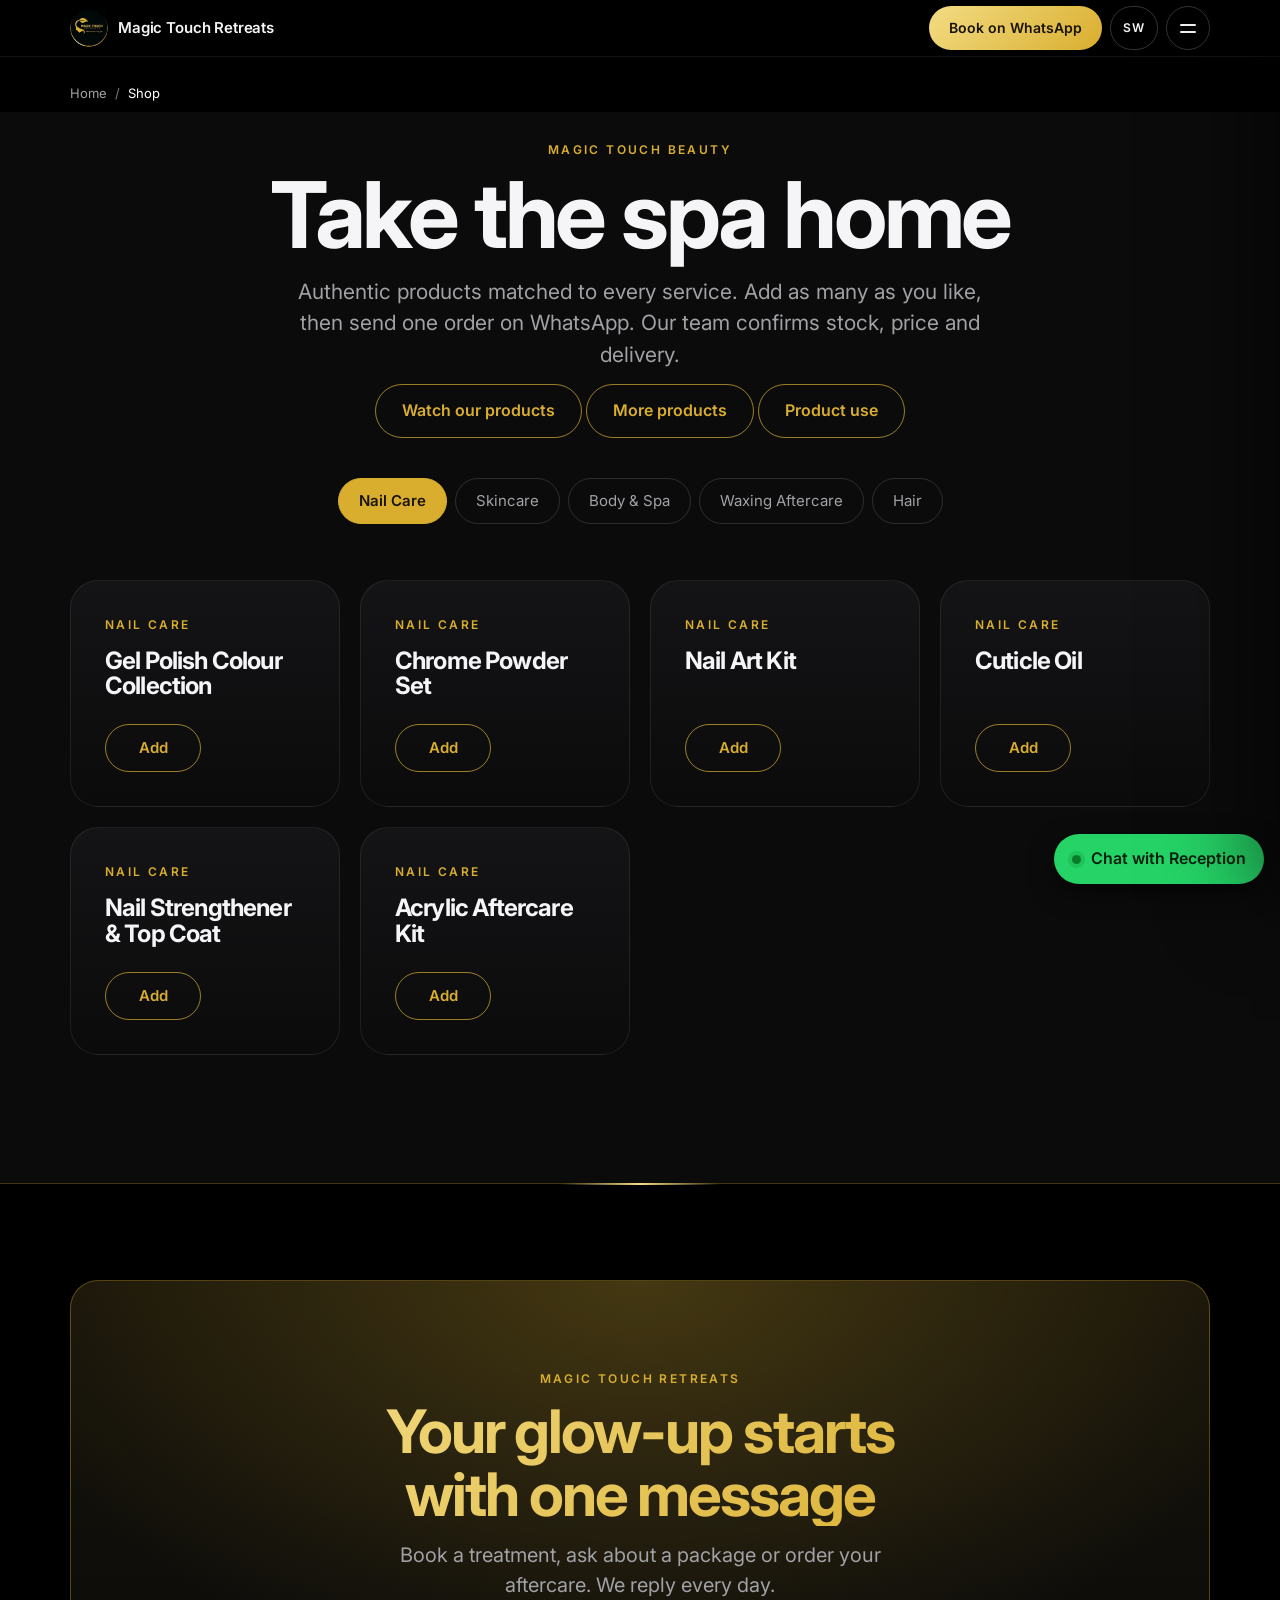
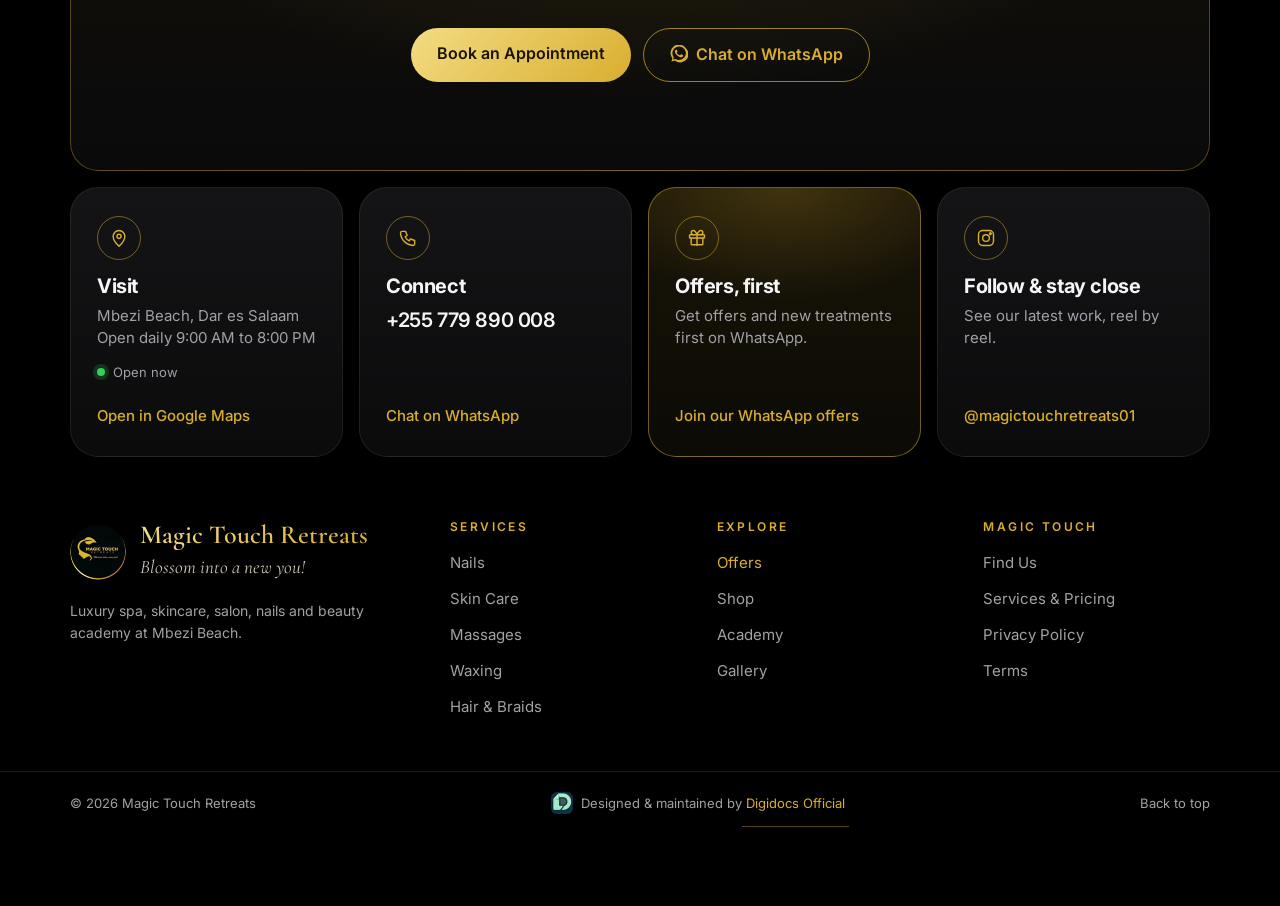
<file: offers.html>
<!doctype html><html lang="en"><head><meta charset="utf-8"><meta name="viewport" content="width=device-width,initial-scale=1,viewport-fit=cover"><!-- Google tag (gtag.js) --><script async src="https://www.googletagmanager.com/gtag/js?id=G-ESJSP9PZV1"></script><script>window.dataLayer=window.dataLayer||[];function gtag(){dataLayer.push(arguments);}gtag("js",new Date());gtag("config","G-ESJSP9PZV1");</script><title>Shop | Magic Touch Beauty</title><meta name="description" content="Skincare, body oils, nail care and more from Magic Touch Beauty. Add items to your list and order on WhatsApp."><link rel="canonical" href="https://YOUR-DOMAIN.com/shop.html"><meta property="og:type" content="website"><meta property="og:site_name" content="Magic Touch Retreats"><meta property="og:locale" content="en_TZ"><meta property="og:url" content="https://YOUR-DOMAIN.com/shop.html"><meta property="og:title" content="Shop | Magic Touch Beauty"><meta property="og:description" content="Skincare, body oils, nail care and more from Magic Touch Beauty. Add items to your list and order on WhatsApp."><meta property="og:image" content="https://YOUR-DOMAIN.com/icon-512.png"><meta property="og:image:width" content="512"><meta property="og:image:height" content="512"><meta name="twitter:card" content="summary"><link rel="icon" href="favicon.png"><meta name="theme-color" content="#000000"><meta name="color-scheme" content="dark"><meta name="apple-mobile-web-app-capable" content="yes"><meta name="mobile-web-app-capable" content="yes"><meta name="apple-mobile-web-app-title" content="Magic Touch"><meta name="apple-mobile-web-app-status-bar-style" content="black-translucent"><link rel="apple-touch-icon" href="apple-touch-icon.png"><link rel="manifest" href="manifest.webmanifest"><link rel="preconnect" href="https://fonts.googleapis.com"><link rel="preconnect" href="https://fonts.gstatic.com" crossorigin><link rel="dns-prefetch" href="//www.instagram.com"><link rel="dns-prefetch" href="//static.cdninstagram.com"><link rel="stylesheet" href="https://fonts.googleapis.com/css2?family=Cormorant+Garamond:wght@500;600;700&family=Inter:wght@400;500;600&display=swap" media="print" onload="this.media='all'"><noscript><link rel="stylesheet" href="https://fonts.googleapis.com/css2?family=Cormorant+Garamond:wght@500;600;700&family=Inter:wght@400;500;600&display=swap"></noscript><link rel="stylesheet" href="style.css"><script type="application/ld+json">{"@context":"https://schema.org","@type":"BreadcrumbList","itemListElement":[{"@type":"ListItem","position":1,"name":"Home","item":"https://YOUR-DOMAIN.com/"},{"@type":"ListItem","position":2,"name":"Shop","item":"https://YOUR-DOMAIN.com/shop.html"}]}</script></head><body><a class="skip" href="#main" data-i="skip">Skip to content</a><header><div class="w nb"><a href="index.html" class="fb" aria-label="Magic Touch Retreats, home"><img src="logo.webp" alt="" width="38" height="38" decoding="async"><span class="wm">Magic Touch Retreats</span></a><div class="hr"><a class="btn hb" href="#" data-wa="b" data-i="b1">Book on WhatsApp</a><button id="lg" aria-label="Language">SW</button><button id="mn" aria-label="Open menu" aria-expanded="false" aria-controls="mnav"><span class="mi" aria-hidden="true"><i></i><i></i></span></button></div></div></header><div id="nbd"></div><nav id="mnav" aria-label="Main"><a href="index.html" data-i="n_0">Home</a><a href="services.html" data-i="n_s">Services</a><a href="offers.html" data-i="n_o">Offers</a><a href="shop.html" data-i="n_h">Shop</a><a href="academy.html" data-i="n_a">Academy</a><a href="gallery.html" data-i="n_g">Gallery</a><a href="contact.html" data-i="n_f">Find Us</a><div class="np"><a class="btn" href="#" data-wa="h" data-i="b1">Book on WhatsApp</a><p>+255 779 890 008<br>9:00 AM to 8:00 PM, every day</p></div></nav><main id="main" tabindex="-1"><nav class="crumbs" aria-label="Breadcrumb"><div class="w"><ol><li><a href="index.html" data-i="n_0">Home</a></li><li aria-current="page"><span data-i="n_h">Shop</span></li></ol></div></nav><section id="shop" style="background:var(--k2)"><div class="w"><div class="eyebrow" data-i="h0b">Magic Touch Beauty</div><h1 data-i="h3">Take the spa home</h1>
<p class="sub" data-i="h4">Authentic products matched to every service. Add to your list and send the order on WhatsApp. Our team confirms stock, price and delivery.</p><p class="more" style="margin-top:14px"><button class="btn o" data-vu="https://www.instagram.com/reel/Daw12fHNgFQ/" data-i="ps">Watch our products</button> <button class="btn o" data-vu="https://www.instagram.com/reel/DazZqtnNCzi/" data-i="ps2">More products</button> <button class="btn o" data-vu="https://www.instagram.com/reel/DbTFbDXtGD5/" data-i="ps3">Product use</button></p>
<div class="tabs" id="ptabs"><button class="on" data-k="Nail Care">Nail Care</button><button class="" data-k="Skincare">Skincare</button><button class="" data-k="Body &amp; Spa">Body &amp; Spa</button><button class="" data-k="Waxing Aftercare">Waxing Aftercare</button><button class="" data-k="Hair">Hair</button></div><div class="grid" id="pgrid"><div class="card pc rvl in" data-pn="Gel Polish Colour Collection"><span class="t">Nail Care</span><h2>Gel Polish Colour Collection</h2><div class="qa"><button type="button" class="btn o adp" data-m="Gel Polish Colour Collection" data-d="1">Add</button></div></div><div class="card pc rvl" data-pn="Chrome Powder Set"><span class="t">Nail Care</span><h2>Chrome Powder Set</h2><div class="qa"><button type="button" class="btn o adp" data-m="Chrome Powder Set" data-d="1">Add</button></div></div><div class="card pc rvl" data-pn="Nail Art Kit"><span class="t">Nail Care</span><h2>Nail Art Kit</h2><div class="qa"><button type="button" class="btn o adp" data-m="Nail Art Kit" data-d="1">Add</button></div></div><div class="card pc rvl" data-pn="Cuticle Oil"><span class="t">Nail Care</span><h2>Cuticle Oil</h2><div class="qa"><button type="button" class="btn o adp" data-m="Cuticle Oil" data-d="1">Add</button></div></div><div class="card pc rvl" data-pn="Nail Strengthener &amp; Top Coat"><span class="t">Nail Care</span><h2>Nail Strengthener &amp; Top Coat</h2><div class="qa"><button type="button" class="btn o adp" data-m="Nail Strengthener &amp; Top Coat" data-d="1">Add</button></div></div><div class="card pc rvl" data-pn="Acrylic Aftercare Kit"><span class="t">Nail Care</span><h2>Acrylic Aftercare Kit</h2><div class="qa"><button type="button" class="btn o adp" data-m="Acrylic Aftercare Kit" data-d="1">Add</button></div></div></div></div></section></main>
<footer class="mf" aria-label="Site footer"><div class="w">
<section class="mf-lead" aria-labelledby="mf-h">
<div class="eyebrow">Magic Touch Retreats</div>
<h2 class="gold" id="mf-h" data-i="fh1">Your glow-up starts with one message</h2>
<p data-i="fh2">Book a treatment, ask about a package or order your aftercare. We reply every day.</p>
<div class="cta"><a class="btn" href="#" data-b="Appointment" data-i="fb">Book an Appointment</a><a class="btn o" href="#" data-wa="h" aria-label="Chat with us on WhatsApp"><svg viewBox="0 0 24 24" width="18" height="18" fill="currentColor" aria-hidden="true" style="vertical-align:-3px;margin-right:8px"><path d="M20.5 3.5A11 11 0 0 0 3.2 17.6L2 22l4.5-1.2A11 11 0 1 0 20.5 3.5zM12 20a9 9 0 0 1-4.6-1.3l-.3-.2-2.7.7.7-2.6-.2-.3A9 9 0 1 1 12 20zm5-6.7c-.3-.1-1.600-.8-1.900-.9s-.5-.1-.7.1-.8.9-.9 1.100-.3.2-.6.1a7.400 7.400 0 0 1-3.700-3.200c-.3-.5.3-.5.8-1.500.1-.2 0-.3 0-.5l-.8-1.900c-.2-.5-.4-.4-.6-.4h-.5a1 1 0 0 0-.7.3 3 3 0 0 0-.9 2.200 5.200 5.200 0 0 0 1.100 2.800 12 12 0 0 0 4.600 4.100c1.700.7 2.400.8 3.300.6a2.800 2.800 0 0 0 1.800-1.300 2.200 2.200 0 0 0 .2-1.300c-.1-.1-.3-.2-.6-.3z"/></svg><span data-i="fwa">Chat on WhatsApp</span></a></div>
</section>
<div class="mf-bento">
<article class="mf-card"><span class="mf-ic"><svg viewBox="0 0 24 24" width="20" height="20" fill="none" stroke="currentColor" stroke-width="1.7" stroke-linecap="round" stroke-linejoin="round" aria-hidden="true"><path d="M12 22s7-6.3 7-12a7 7 0 1 0-14 0c0 5.7 7 12 7 12z"/><circle cx="12" cy="10" r="2.5"/></svg></span>
<h3 data-i="ft1">Visit</h3><address style="font-style:normal"><p><span data-addr>Mbezi Beach, Dar es Salaam</span></p><p data-i="ft2">Open daily 9:00 AM to 8:00 PM</p></address><span class="fo fopen"></span>
<a class="lnk push" href="https://www.google.com/maps/place//data=!4m2!3m1!1s0x185c5163296a0381:0xd4ecbc4468dc7ed3" target="_blank" rel="noopener" data-i="fmap">Open in Google Maps</a></article>
<article class="mf-card"><span class="mf-ic"><svg viewBox="0 0 24 24" width="20" height="20" fill="none" stroke="currentColor" stroke-width="1.7" stroke-linecap="round" stroke-linejoin="round" aria-hidden="true"><path d="M5 4h4l2 5-2.5 1.5a11 11 0 0 0 5 5L15 13l5 2v4a2 2 0 0 1-2 2A16 16 0 0 1 3 6a2 2 0 0 1 2-2z"/></svg></span>
<h3 data-i="ft3">Connect</h3><p><a class="big" href="tel:+255779890008">+255 779 890 008</a></p>
<a class="lnk push" href="#" data-wa="h" data-i="fwa">Chat on WhatsApp</a></article>
<article class="mf-card mf-gold"><span class="mf-ic"><svg viewBox="0 0 24 24" width="20" height="20" fill="none" stroke="currentColor" stroke-width="1.7" stroke-linecap="round" stroke-linejoin="round" aria-hidden="true"><rect x="3" y="8" width="18" height="4" rx="1"/><path d="M12 8v13M5 12v7a1 1 0 0 0 1 1h12a1 1 0 0 0 1-1v-7M7.5 8a2.5 2.5 0 1 1 0-5C10 3 12 8 12 8s2-5 4.500-5a2.500 2.500 0 1 1 0 5"/></svg></span>
<h3 data-i="fo1">Offers, first</h3><p data-i="ft7">Get offers and new treatments first on WhatsApp.</p>
<a class="lnk push" href="#" data-wa="o" data-i="ft8">Join our WhatsApp offers</a></article>
<article class="mf-card"><span class="mf-ic"><svg viewBox="0 0 24 24" width="20" height="20" fill="none" stroke="currentColor" stroke-width="1.7" aria-hidden="true"><rect x="3" y="3" width="18" height="18" rx="5"/><circle cx="12" cy="12" r="4"/><circle cx="17.3" cy="6.7" r="1" fill="currentColor"/></svg></span>
<h3 data-i="ft6">Follow &amp; stay close</h3><p data-i="fig">See our latest work, reel by reel.</p>
<a class="lnk push" id="ig" href="#" target="_blank" rel="noopener" aria-label="Magic Touch Retreats on Instagram">@magictouchretreats01</a></article>
</div>
<div class="mf-links">
<div class="mf-brand"><div class="mf-logo"><img src="logo.webp" alt="Magic Touch Retreats logo" width="56" height="56" loading="lazy" decoding="async"><div><div class="f gold mf-name">Magic Touch Retreats</div><p class="mf-tag">Blossom into a new you!</p></div></div>
<p class="mf-desc" data-i="fdesc">Luxury spa, skincare, salon, nails and beauty academy at Mbezi Beach.</p></div>
<details class="mf-col" open><summary data-i="n_s">Services</summary><nav aria-label="Treatments"><a href="services.html#nails">Nails</a><a href="services.html#skin">Skin Care</a><a href="services.html#mass">Massages</a><a href="services.html#wax">Waxing</a><a href="services.html#hair">Hair &amp; Braids</a></nav></details>
<details class="mf-col" open><summary data-i="more">Explore</summary><nav aria-label="Explore"><a href="offers.html" data-i="n_o">Offers</a><a href="shop.html" data-i="n_h">Shop</a><a href="academy.html" data-i="n_a">Academy</a><a href="gallery.html" data-i="n_g">Gallery</a></nav></details>
<details class="mf-col" open><summary>Magic Touch</summary><nav aria-label="Company"><a href="contact.html" data-i="n_f">Find Us</a><a href="services.html" data-i="fl1">Services &amp; Pricing</a><a href="privacy.html" data-i="pp">Privacy Policy</a><a href="terms.html" data-i="trm">Terms</a></nav></details>
</div>
</div>
<div class="mf-bar"><div class="w"><span>&copy; <span id="yr"></span> Magic Touch Retreats</span>
<span class="mf-by"><img src="digidocs.webp" alt="" width="22" height="22" loading="lazy" decoding="async"><span><span data-i="by">Designed &amp; maintained by</span> <a href="https://digidocsofficial.com" target="_blank" rel="noopener">Digidocs Official</a></span></span>
<a class="mf-top" href="#" data-i="ftop">Back to top</a></div></div></footer><a class="fw" id="fw" href="#" data-wa="h"><i></i><span data-i="fw">Chat with Reception</span></a>
<button id="cartb"></button><div id="dbd"></div><aside id="drawer" role="dialog" aria-modal="true" aria-labelledby="ct"><div class="dh"><div><h3 id="ct" data-i="ct">Your order</h3><p class="dsub" id="dc"></p></div><button type="button" id="cx" class="cl" aria-label="Close">&times;</button></div><ul id="cl"></ul><div class="df"><label><span data-i="onm">Your name (optional)</span><input id="on" autocomplete="name"></label><a class="btn" href="#" id="send" target="_blank" rel="noopener" data-i="sd">Send order on WhatsApp</a><button type="button" id="cclr" class="lk2" data-i="clr">Clear all</button><p class="dn" data-i="dnote">Our team confirms stock, price and delivery on WhatsApp.</p></div></aside>
<div class="mod" id="mod"><button class="x" id="mx">&times;</button><div id="mb"></div></div>
<div class="mod sheet" id="bk" role="dialog" aria-modal="true" aria-labelledby="bk0"><div class="sh"><div class="shh"><div><h3 id="bk0" data-i="bk0">Book your visit</h3><p class="dsub" id="bc"></p></div><button type="button" id="bx" class="cl" aria-label="Close">&times;</button></div><ul class="bl" id="bl"></ul><div class="bt" id="bt"></div><a class="bmore" id="bm" href="services.html" data-i="bmore">+ Add another service</a><form id="bf"><label><span data-i="nm">Your name</span><input name="nm" required autocomplete="name"></label><div class="f2"><label><span data-i="dt">Preferred date</span><input name="dt" id="bd" type="date"></label><label><span data-i="tm">Preferred time</span><input name="tm" type="time" min="09:00" max="19:30"></label></div><label><span data-i="nt">Notes (optional)</span><textarea name="nt" rows="2"></textarea></label><button class="btn" type="submit" data-i="cw">Continue on WhatsApp</button></form></div></div><script src="app.js" defer></script></body></html>
</file>
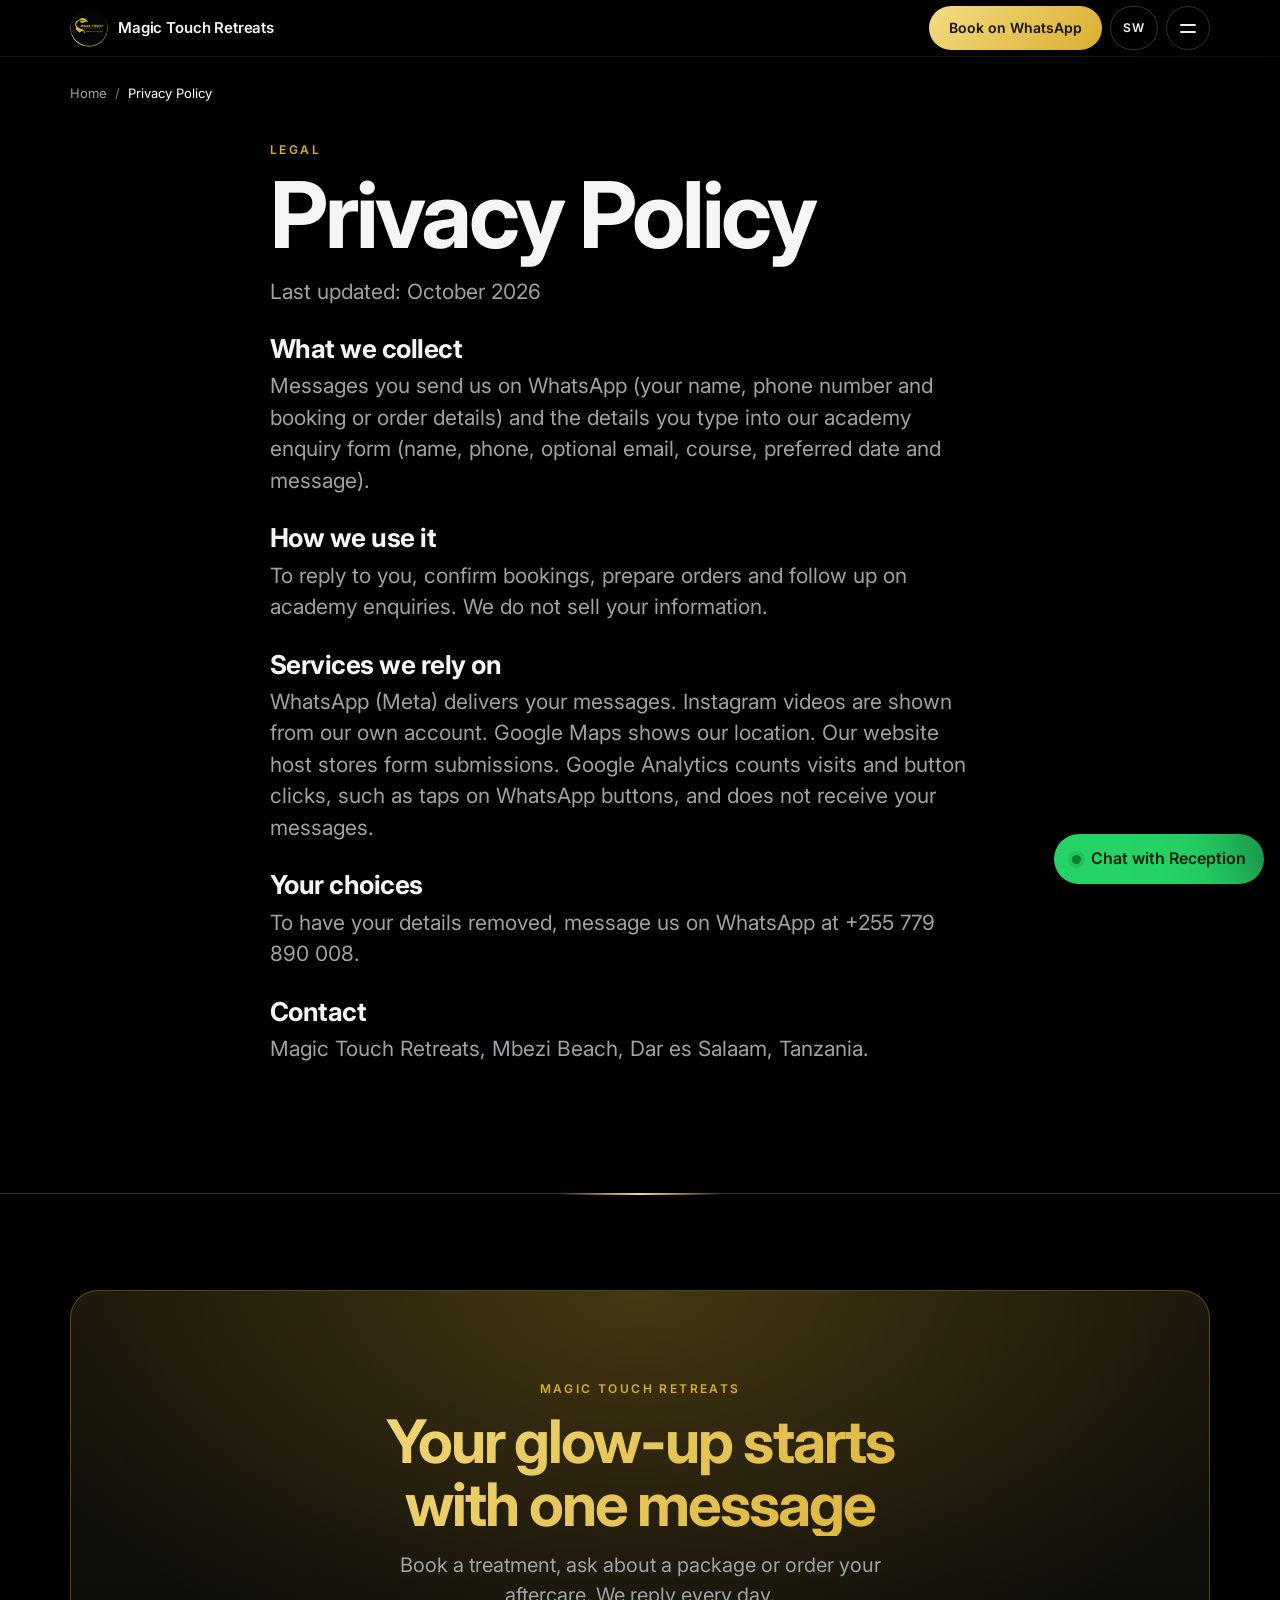
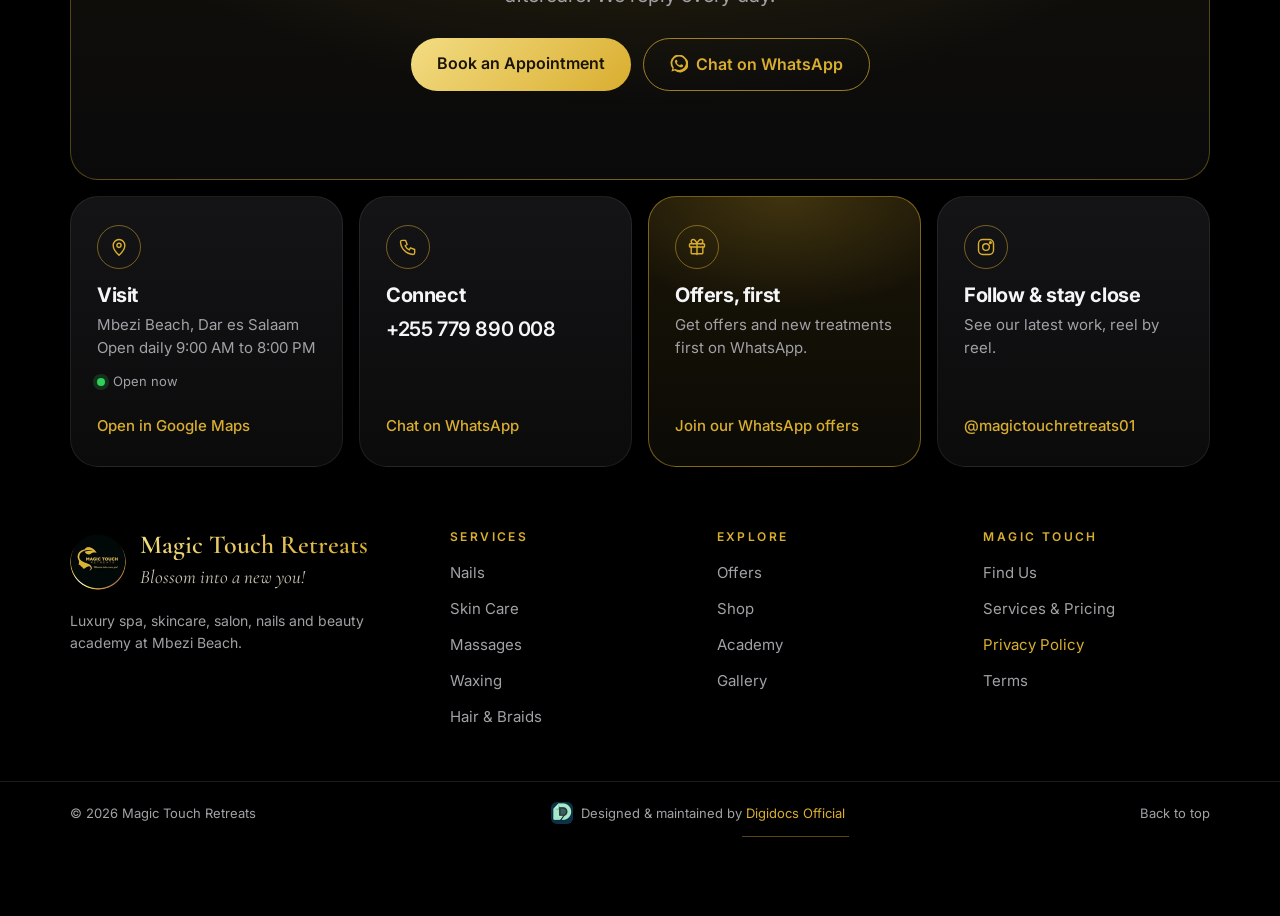
<file: privacy.html>
<!doctype html><html lang="en"><head><meta charset="utf-8"><meta name="viewport" content="width=device-width,initial-scale=1,viewport-fit=cover"><!-- Google tag (gtag.js) --><script async src="https://www.googletagmanager.com/gtag/js?id=G-ESJSP9PZV1"></script><script>window.dataLayer=window.dataLayer||[];function gtag(){dataLayer.push(arguments);}gtag("js",new Date());gtag("config","G-ESJSP9PZV1");</script><title>Privacy Policy | Magic Touch Retreats</title><meta name="description" content="How Magic Touch Retreats uses the details you send on WhatsApp and our academy form, and how to have them removed."><link rel="canonical" href="https://YOUR-DOMAIN.com/privacy.html"><meta property="og:type" content="website"><meta property="og:site_name" content="Magic Touch Retreats"><meta property="og:locale" content="en_TZ"><meta property="og:url" content="https://YOUR-DOMAIN.com/privacy.html"><meta property="og:title" content="Privacy Policy | Magic Touch Retreats"><meta property="og:description" content="How Magic Touch Retreats uses the details you send on WhatsApp and our academy form, and how to have them removed."><meta property="og:image" content="https://YOUR-DOMAIN.com/icon-512.png"><meta property="og:image:width" content="512"><meta property="og:image:height" content="512"><meta name="twitter:card" content="summary"><link rel="icon" href="favicon.png"><meta name="theme-color" content="#000000"><meta name="color-scheme" content="dark"><meta name="apple-mobile-web-app-capable" content="yes"><meta name="mobile-web-app-capable" content="yes"><meta name="apple-mobile-web-app-title" content="Magic Touch"><meta name="apple-mobile-web-app-status-bar-style" content="black-translucent"><link rel="apple-touch-icon" href="apple-touch-icon.png"><link rel="manifest" href="manifest.webmanifest"><link rel="preconnect" href="https://fonts.googleapis.com"><link rel="preconnect" href="https://fonts.gstatic.com" crossorigin><link rel="dns-prefetch" href="//www.instagram.com"><link rel="dns-prefetch" href="//static.cdninstagram.com"><link rel="stylesheet" href="https://fonts.googleapis.com/css2?family=Cormorant+Garamond:wght@500;600;700&family=Inter:wght@400;500;600&display=swap" media="print" onload="this.media='all'"><noscript><link rel="stylesheet" href="https://fonts.googleapis.com/css2?family=Cormorant+Garamond:wght@500;600;700&family=Inter:wght@400;500;600&display=swap"></noscript><link rel="stylesheet" href="style.css"><script type="application/ld+json">{"@context":"https://schema.org","@type":"BreadcrumbList","itemListElement":[{"@type":"ListItem","position":1,"name":"Home","item":"https://YOUR-DOMAIN.com/"},{"@type":"ListItem","position":2,"name":"Privacy Policy","item":"https://YOUR-DOMAIN.com/privacy.html"}]}</script></head><body><a class="skip" href="#main" data-i="skip">Skip to content</a><header><div class="w nb"><a href="index.html" class="fb" aria-label="Magic Touch Retreats, home"><img src="logo.webp" alt="" width="38" height="38" decoding="async"><span class="wm">Magic Touch Retreats</span></a><div class="hr"><a class="btn hb" href="#" data-wa="b" data-i="b1">Book on WhatsApp</a><button id="lg" aria-label="Language">SW</button><button id="mn" aria-label="Open menu" aria-expanded="false" aria-controls="mnav"><span class="mi" aria-hidden="true"><i></i><i></i></span></button></div></div></header><div id="nbd"></div><nav id="mnav" aria-label="Main"><a href="index.html" data-i="n_0">Home</a><a href="services.html" data-i="n_s">Services</a><a href="offers.html" data-i="n_o">Offers</a><a href="shop.html" data-i="n_h">Shop</a><a href="academy.html" data-i="n_a">Academy</a><a href="gallery.html" data-i="n_g">Gallery</a><a href="contact.html" data-i="n_f">Find Us</a><div class="np"><a class="btn" href="#" data-wa="h" data-i="b1">Book on WhatsApp</a><p>+255 779 890 008<br>9:00 AM to 8:00 PM, every day</p></div></nav><main id="main" tabindex="-1"><nav class="crumbs" aria-label="Breadcrumb"><div class="w"><ol><li><a href="index.html" data-i="n_0">Home</a></li><li aria-current="page"><span data-i="pp">Privacy Policy</span></li></ol></div></nav><section><div class="w" style="max-width:780px"><div class="eyebrow">Legal</div><h1>Privacy Policy</h1><p class="sub">Last updated: October 2026</p><h2 class="h3" style="margin-top:28px;font-size:26px">What we collect</h2><p class="sub" style="margin-top:6px">Messages you send us on WhatsApp (your name, phone number and booking or order details) and the details you type into our academy enquiry form (name, phone, optional email, course, preferred date and message).</p><h2 class="h3" style="margin-top:28px;font-size:26px">How we use it</h2><p class="sub" style="margin-top:6px">To reply to you, confirm bookings, prepare orders and follow up on academy enquiries. We do not sell your information.</p><h2 class="h3" style="margin-top:28px;font-size:26px">Services we rely on</h2><p class="sub" style="margin-top:6px">WhatsApp (Meta) delivers your messages. Instagram videos are shown from our own account. Google Maps shows our location. Our website host stores form submissions. Google Analytics counts visits and button clicks, such as taps on WhatsApp buttons, and does not receive your messages.</p><h2 class="h3" style="margin-top:28px;font-size:26px">Your choices</h2><p class="sub" style="margin-top:6px">To have your details removed, message us on WhatsApp at +255 779 890 008.</p><h2 class="h3" style="margin-top:28px;font-size:26px">Contact</h2><p class="sub" style="margin-top:6px">Magic Touch Retreats, Mbezi Beach, Dar es Salaam, Tanzania.</p></div></section></main>
<footer class="mf" aria-label="Site footer"><div class="w">
<section class="mf-lead" aria-labelledby="mf-h">
<div class="eyebrow">Magic Touch Retreats</div>
<h2 class="gold" id="mf-h" data-i="fh1">Your glow-up starts with one message</h2>
<p data-i="fh2">Book a treatment, ask about a package or order your aftercare. We reply every day.</p>
<div class="cta"><a class="btn" href="#" data-b="Appointment" data-i="fb">Book an Appointment</a><a class="btn o" href="#" data-wa="h" aria-label="Chat with us on WhatsApp"><svg viewBox="0 0 24 24" width="18" height="18" fill="currentColor" aria-hidden="true" style="vertical-align:-3px;margin-right:8px"><path d="M20.5 3.5A11 11 0 0 0 3.2 17.6L2 22l4.5-1.2A11 11 0 1 0 20.5 3.5zM12 20a9 9 0 0 1-4.6-1.3l-.3-.2-2.7.7.7-2.6-.2-.3A9 9 0 1 1 12 20zm5-6.7c-.3-.1-1.600-.8-1.900-.9s-.5-.1-.7.1-.8.9-.9 1.100-.3.2-.6.1a7.400 7.400 0 0 1-3.700-3.200c-.3-.5.3-.5.8-1.500.1-.2 0-.3 0-.5l-.8-1.900c-.2-.5-.4-.4-.6-.4h-.5a1 1 0 0 0-.7.3 3 3 0 0 0-.9 2.200 5.200 5.200 0 0 0 1.100 2.800 12 12 0 0 0 4.600 4.100c1.700.7 2.400.8 3.300.6a2.800 2.800 0 0 0 1.800-1.300 2.200 2.200 0 0 0 .2-1.300c-.1-.1-.3-.2-.6-.3z"/></svg><span data-i="fwa">Chat on WhatsApp</span></a></div>
</section>
<div class="mf-bento">
<article class="mf-card"><span class="mf-ic"><svg viewBox="0 0 24 24" width="20" height="20" fill="none" stroke="currentColor" stroke-width="1.7" stroke-linecap="round" stroke-linejoin="round" aria-hidden="true"><path d="M12 22s7-6.3 7-12a7 7 0 1 0-14 0c0 5.7 7 12 7 12z"/><circle cx="12" cy="10" r="2.5"/></svg></span>
<h3 data-i="ft1">Visit</h3><address style="font-style:normal"><p><span data-addr>Mbezi Beach, Dar es Salaam</span></p><p data-i="ft2">Open daily 9:00 AM to 8:00 PM</p></address><span class="fo fopen"></span>
<a class="lnk push" href="https://www.google.com/maps/place//data=!4m2!3m1!1s0x185c5163296a0381:0xd4ecbc4468dc7ed3" target="_blank" rel="noopener" data-i="fmap">Open in Google Maps</a></article>
<article class="mf-card"><span class="mf-ic"><svg viewBox="0 0 24 24" width="20" height="20" fill="none" stroke="currentColor" stroke-width="1.7" stroke-linecap="round" stroke-linejoin="round" aria-hidden="true"><path d="M5 4h4l2 5-2.5 1.5a11 11 0 0 0 5 5L15 13l5 2v4a2 2 0 0 1-2 2A16 16 0 0 1 3 6a2 2 0 0 1 2-2z"/></svg></span>
<h3 data-i="ft3">Connect</h3><p><a class="big" href="tel:+255779890008">+255 779 890 008</a></p>
<a class="lnk push" href="#" data-wa="h" data-i="fwa">Chat on WhatsApp</a></article>
<article class="mf-card mf-gold"><span class="mf-ic"><svg viewBox="0 0 24 24" width="20" height="20" fill="none" stroke="currentColor" stroke-width="1.7" stroke-linecap="round" stroke-linejoin="round" aria-hidden="true"><rect x="3" y="8" width="18" height="4" rx="1"/><path d="M12 8v13M5 12v7a1 1 0 0 0 1 1h12a1 1 0 0 0 1-1v-7M7.5 8a2.5 2.5 0 1 1 0-5C10 3 12 8 12 8s2-5 4.500-5a2.500 2.500 0 1 1 0 5"/></svg></span>
<h3 data-i="fo1">Offers, first</h3><p data-i="ft7">Get offers and new treatments first on WhatsApp.</p>
<a class="lnk push" href="#" data-wa="o" data-i="ft8">Join our WhatsApp offers</a></article>
<article class="mf-card"><span class="mf-ic"><svg viewBox="0 0 24 24" width="20" height="20" fill="none" stroke="currentColor" stroke-width="1.7" aria-hidden="true"><rect x="3" y="3" width="18" height="18" rx="5"/><circle cx="12" cy="12" r="4"/><circle cx="17.3" cy="6.7" r="1" fill="currentColor"/></svg></span>
<h3 data-i="ft6">Follow &amp; stay close</h3><p data-i="fig">See our latest work, reel by reel.</p>
<a class="lnk push" id="ig" href="#" target="_blank" rel="noopener" aria-label="Magic Touch Retreats on Instagram">@magictouchretreats01</a></article>
</div>
<div class="mf-links">
<div class="mf-brand"><div class="mf-logo"><img src="logo.webp" alt="Magic Touch Retreats logo" width="56" height="56" loading="lazy" decoding="async"><div><div class="f gold mf-name">Magic Touch Retreats</div><p class="mf-tag">Blossom into a new you!</p></div></div>
<p class="mf-desc" data-i="fdesc">Luxury spa, skincare, salon, nails and beauty academy at Mbezi Beach.</p></div>
<details class="mf-col" open><summary data-i="n_s">Services</summary><nav aria-label="Treatments"><a href="services.html#nails">Nails</a><a href="services.html#skin">Skin Care</a><a href="services.html#mass">Massages</a><a href="services.html#wax">Waxing</a><a href="services.html#hair">Hair &amp; Braids</a></nav></details>
<details class="mf-col" open><summary data-i="more">Explore</summary><nav aria-label="Explore"><a href="offers.html" data-i="n_o">Offers</a><a href="shop.html" data-i="n_h">Shop</a><a href="academy.html" data-i="n_a">Academy</a><a href="gallery.html" data-i="n_g">Gallery</a></nav></details>
<details class="mf-col" open><summary>Magic Touch</summary><nav aria-label="Company"><a href="contact.html" data-i="n_f">Find Us</a><a href="services.html" data-i="fl1">Services &amp; Pricing</a><a href="privacy.html" data-i="pp">Privacy Policy</a><a href="terms.html" data-i="trm">Terms</a></nav></details>
</div>
</div>
<div class="mf-bar"><div class="w"><span>&copy; <span id="yr"></span> Magic Touch Retreats</span>
<span class="mf-by"><img src="digidocs.webp" alt="" width="22" height="22" loading="lazy" decoding="async"><span><span data-i="by">Designed &amp; maintained by</span> <a href="https://digidocsofficial.com" target="_blank" rel="noopener">Digidocs Official</a></span></span>
<a class="mf-top" href="#" data-i="ftop">Back to top</a></div></div></footer><a class="fw" id="fw" href="#" data-wa="h"><i></i><span data-i="fw">Chat with Reception</span></a>
<button id="cartb"></button><div id="dbd"></div><aside id="drawer" role="dialog" aria-modal="true" aria-labelledby="ct"><div class="dh"><div><h3 id="ct" data-i="ct">Your order</h3><p class="dsub" id="dc"></p></div><button type="button" id="cx" class="cl" aria-label="Close">&times;</button></div><ul id="cl"></ul><div class="df"><label><span data-i="onm">Your name (optional)</span><input id="on" autocomplete="name"></label><a class="btn" href="#" id="send" target="_blank" rel="noopener" data-i="sd">Send order on WhatsApp</a><button type="button" id="cclr" class="lk2" data-i="clr">Clear all</button><p class="dn" data-i="dnote">Our team confirms stock, price and delivery on WhatsApp.</p></div></aside>
<div class="mod" id="mod"><button class="x" id="mx">&times;</button><div id="mb"></div></div>
<div class="mod sheet" id="bk" role="dialog" aria-modal="true" aria-labelledby="bk0"><div class="sh"><div class="shh"><div><h3 id="bk0" data-i="bk0">Book your visit</h3><p class="dsub" id="bc"></p></div><button type="button" id="bx" class="cl" aria-label="Close">&times;</button></div><ul class="bl" id="bl"></ul><div class="bt" id="bt"></div><a class="bmore" id="bm" href="services.html" data-i="bmore">+ Add another service</a><form id="bf"><label><span data-i="nm">Your name</span><input name="nm" required autocomplete="name"></label><div class="f2"><label><span data-i="dt">Preferred date</span><input name="dt" id="bd" type="date"></label><label><span data-i="tm">Preferred time</span><input name="tm" type="time" min="09:00" max="19:30"></label></div><label><span data-i="nt">Notes (optional)</span><textarea name="nt" rows="2"></textarea></label><button class="btn" type="submit" data-i="cw">Continue on WhatsApp</button></form></div></div><script src="app.js" defer></script></body></html>
</file>
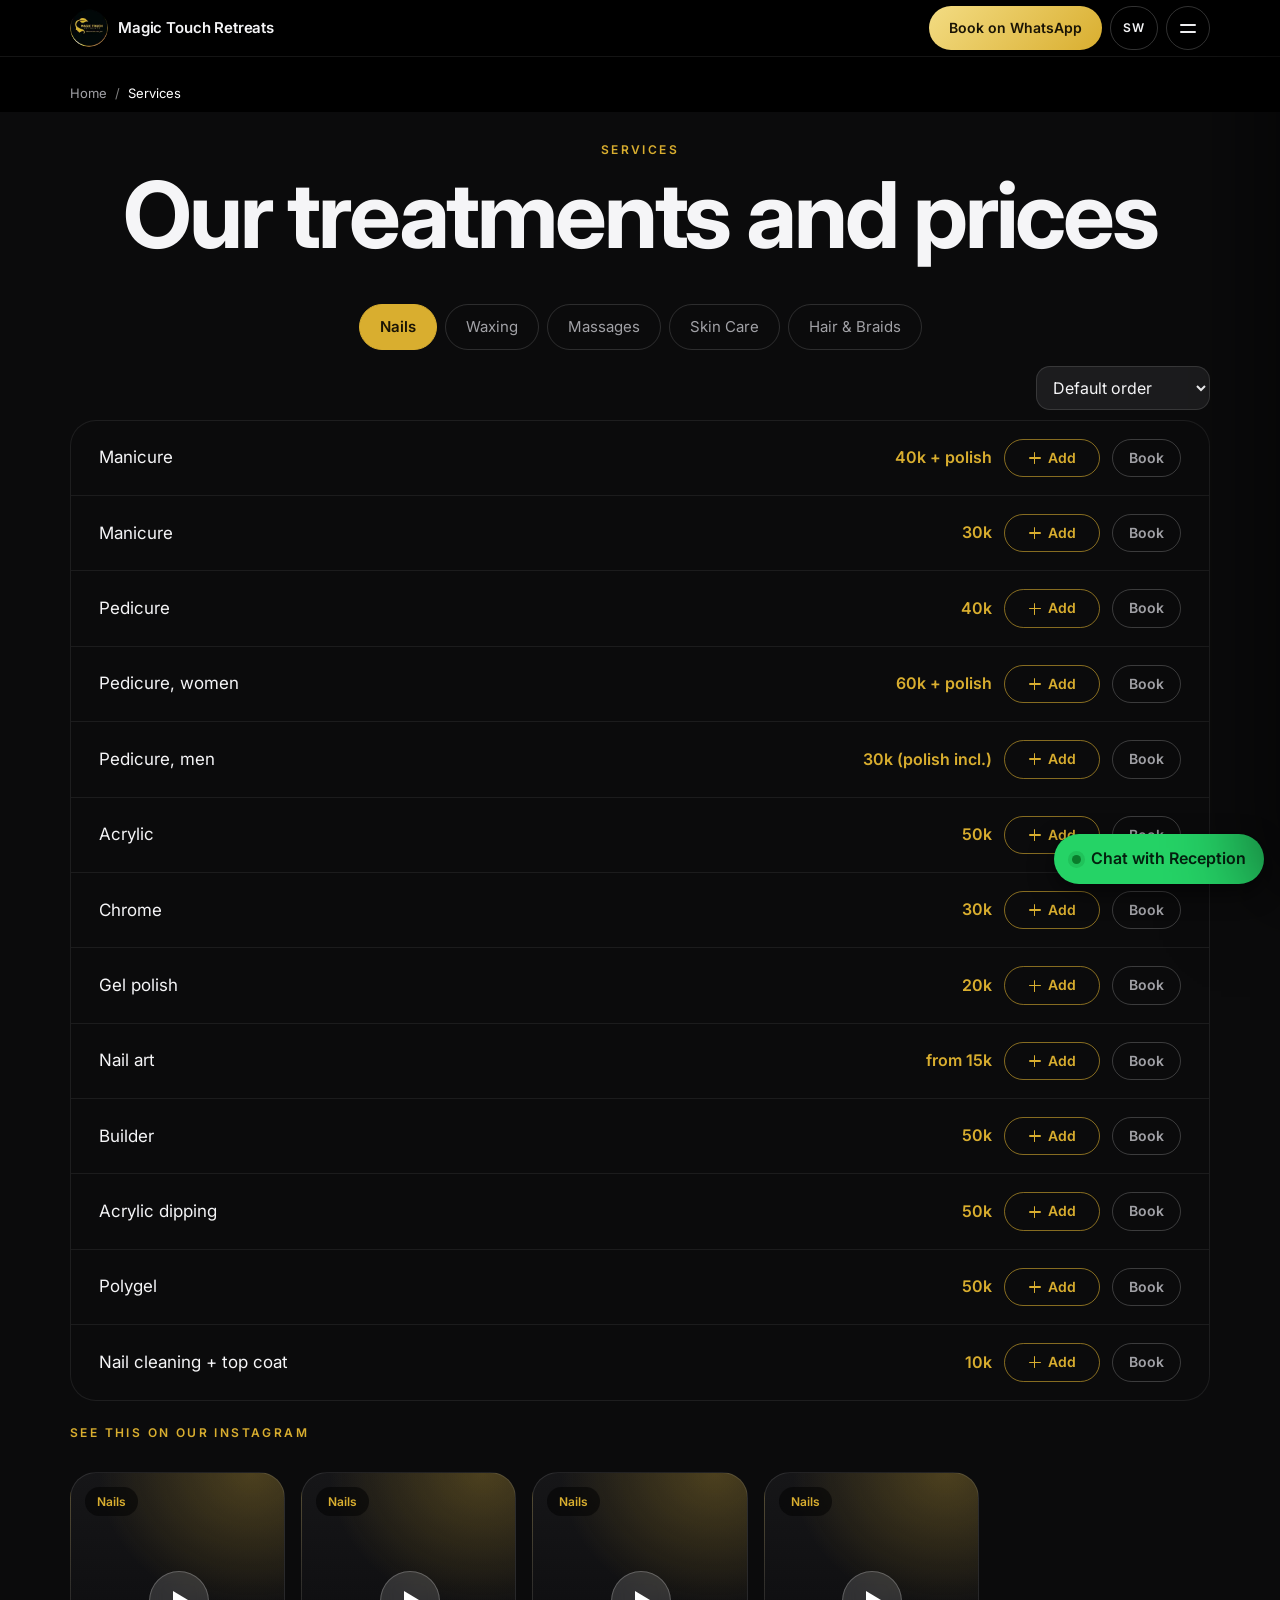
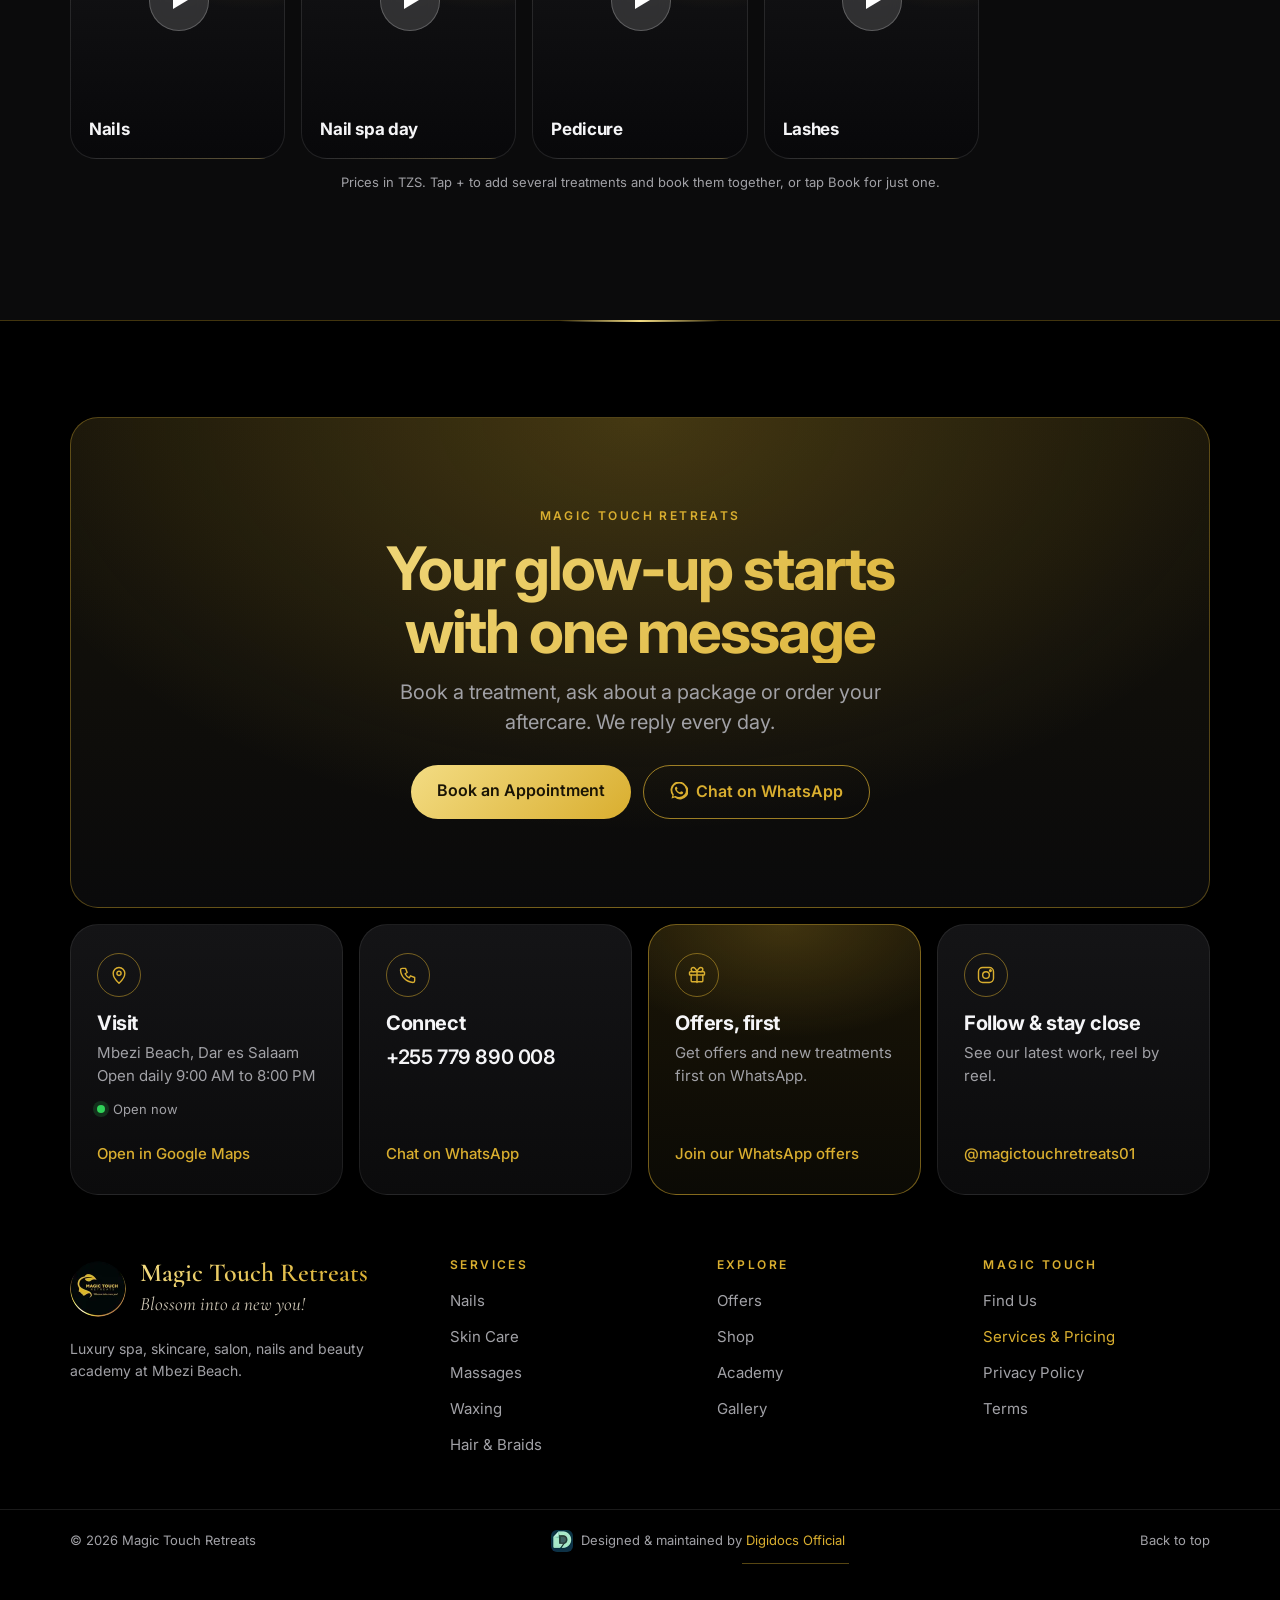
<file: services.html>
<!doctype html><html lang="en"><head><meta charset="utf-8"><meta name="viewport" content="width=device-width,initial-scale=1,viewport-fit=cover"><!-- Google tag (gtag.js) --><script async src="https://www.googletagmanager.com/gtag/js?id=G-ESJSP9PZV1"></script><script>window.dataLayer=window.dataLayer||[];function gtag(){dataLayer.push(arguments);}gtag("js",new Date());gtag("config","G-ESJSP9PZV1");</script><title>Services & Prices | Magic Touch Retreats</title><meta name="description" content="Prices for nails, skin care, massages, waxing and hair at Magic Touch Retreats, Mbezi Beach, Dar es Salaam. Book on WhatsApp."><link rel="canonical" href="https://YOUR-DOMAIN.com/services.html"><meta property="og:type" content="website"><meta property="og:site_name" content="Magic Touch Retreats"><meta property="og:locale" content="en_TZ"><meta property="og:url" content="https://YOUR-DOMAIN.com/services.html"><meta property="og:title" content="Services & Prices | Magic Touch Retreats"><meta property="og:description" content="Prices for nails, skin care, massages, waxing and hair at Magic Touch Retreats, Mbezi Beach, Dar es Salaam. Book on WhatsApp."><meta property="og:image" content="https://YOUR-DOMAIN.com/icon-512.png"><meta property="og:image:width" content="512"><meta property="og:image:height" content="512"><meta name="twitter:card" content="summary"><link rel="icon" href="favicon.png"><meta name="theme-color" content="#000000"><meta name="color-scheme" content="dark"><meta name="apple-mobile-web-app-capable" content="yes"><meta name="mobile-web-app-capable" content="yes"><meta name="apple-mobile-web-app-title" content="Magic Touch"><meta name="apple-mobile-web-app-status-bar-style" content="black-translucent"><link rel="apple-touch-icon" href="apple-touch-icon.png"><link rel="manifest" href="manifest.webmanifest"><link rel="preconnect" href="https://fonts.googleapis.com"><link rel="preconnect" href="https://fonts.gstatic.com" crossorigin><link rel="dns-prefetch" href="//www.instagram.com"><link rel="dns-prefetch" href="//static.cdninstagram.com"><link rel="stylesheet" href="https://fonts.googleapis.com/css2?family=Cormorant+Garamond:wght@500;600;700&family=Inter:wght@400;500;600&display=swap" media="print" onload="this.media='all'"><noscript><link rel="stylesheet" href="https://fonts.googleapis.com/css2?family=Cormorant+Garamond:wght@500;600;700&family=Inter:wght@400;500;600&display=swap"></noscript><link rel="stylesheet" href="style.css"><script type="application/ld+json">{"@context":"https://schema.org","@type":"BreadcrumbList","itemListElement":[{"@type":"ListItem","position":1,"name":"Home","item":"https://YOUR-DOMAIN.com/"},{"@type":"ListItem","position":2,"name":"Services","item":"https://YOUR-DOMAIN.com/services.html"}]}</script></head><body><a class="skip" href="#main" data-i="skip">Skip to content</a><header><div class="w nb"><a href="index.html" class="fb" aria-label="Magic Touch Retreats, home"><img src="logo.webp" alt="" width="38" height="38" decoding="async"><span class="wm">Magic Touch Retreats</span></a><div class="hr"><a class="btn hb" href="#" data-wa="b" data-i="b1">Book on WhatsApp</a><button id="lg" aria-label="Language">SW</button><button id="mn" aria-label="Open menu" aria-expanded="false" aria-controls="mnav"><span class="mi" aria-hidden="true"><i></i><i></i></span></button></div></div></header><div id="nbd"></div><nav id="mnav" aria-label="Main"><a href="index.html" data-i="n_0">Home</a><a href="services.html" data-i="n_s">Services</a><a href="offers.html" data-i="n_o">Offers</a><a href="shop.html" data-i="n_h">Shop</a><a href="academy.html" data-i="n_a">Academy</a><a href="gallery.html" data-i="n_g">Gallery</a><a href="contact.html" data-i="n_f">Find Us</a><div class="np"><a class="btn" href="#" data-wa="h" data-i="b1">Book on WhatsApp</a><p>+255 779 890 008<br>9:00 AM to 8:00 PM, every day</p></div></nav><main id="main" tabindex="-1"><nav class="crumbs" aria-label="Breadcrumb"><div class="w"><ol><li><a href="index.html" data-i="n_0">Home</a></li><li aria-current="page"><span data-i="n_s">Services</span></li></ol></div></nav><section id="services" style="background:var(--k2)"><div class="w"><div class="eyebrow" data-i="s0">Services</div><h1 data-i="s1">Our treatments and prices</h1>
<div class="tabs" id="stabs"><button class="on" data-k="nails">Nails</button><button class="" data-k="wax">Waxing</button><button class="" data-k="mass">Massages</button><button class="" data-k="skin">Skin Care</button><button class="" data-k="hair">Hair &amp; Braids</button></div><div class="bar"><select id="sort"><option value="0" data-i="so0">Default order</option><option value="1" data-i="so1">Price: low to high</option><option value="2" data-i="so2">Price: high to low</option></select></div><div id="slist"><div class="row"><span class="n">Manicure</span><span class="p">40k + polish</span><button type="button" class="ad" data-k="nails|Manicure|40k + polish" data-n="Manicure" data-p="40k + polish" data-v="40" aria-pressed="false" aria-label="Add: Manicure"><span class="ai"></span><span class="al">Add</span></button><button type="button" class="bo" data-b="Manicure">Book</button></div><div class="row"><span class="n">Manicure</span><span class="p">30k</span><button type="button" class="ad" data-k="nails|Manicure|30k" data-n="Manicure" data-p="30k" data-v="30" aria-pressed="false" aria-label="Add: Manicure"><span class="ai"></span><span class="al">Add</span></button><button type="button" class="bo" data-b="Manicure">Book</button></div><div class="row"><span class="n">Pedicure</span><span class="p">40k</span><button type="button" class="ad" data-k="nails|Pedicure|40k" data-n="Pedicure" data-p="40k" data-v="40" aria-pressed="false" aria-label="Add: Pedicure"><span class="ai"></span><span class="al">Add</span></button><button type="button" class="bo" data-b="Pedicure">Book</button></div><div class="row"><span class="n">Pedicure, women</span><span class="p">60k + polish</span><button type="button" class="ad" data-k="nails|Pedicure, women|60k + polish" data-n="Pedicure, women" data-p="60k + polish" data-v="60" aria-pressed="false" aria-label="Add: Pedicure, women"><span class="ai"></span><span class="al">Add</span></button><button type="button" class="bo" data-b="Pedicure, women">Book</button></div><div class="row"><span class="n">Pedicure, men</span><span class="p">30k (polish incl.)</span><button type="button" class="ad" data-k="nails|Pedicure, men|30k (polish incl.)" data-n="Pedicure, men" data-p="30k (polish incl.)" data-v="30" aria-pressed="false" aria-label="Add: Pedicure, men"><span class="ai"></span><span class="al">Add</span></button><button type="button" class="bo" data-b="Pedicure, men">Book</button></div><div class="row"><span class="n">Acrylic</span><span class="p">50k</span><button type="button" class="ad" data-k="nails|Acrylic|50k" data-n="Acrylic" data-p="50k" data-v="50" aria-pressed="false" aria-label="Add: Acrylic"><span class="ai"></span><span class="al">Add</span></button><button type="button" class="bo" data-b="Acrylic">Book</button></div><div class="row"><span class="n">Chrome</span><span class="p">30k</span><button type="button" class="ad" data-k="nails|Chrome|30k" data-n="Chrome" data-p="30k" data-v="30" aria-pressed="false" aria-label="Add: Chrome"><span class="ai"></span><span class="al">Add</span></button><button type="button" class="bo" data-b="Chrome">Book</button></div><div class="row"><span class="n">Gel polish</span><span class="p">20k</span><button type="button" class="ad" data-k="nails|Gel polish|20k" data-n="Gel polish" data-p="20k" data-v="20" aria-pressed="false" aria-label="Add: Gel polish"><span class="ai"></span><span class="al">Add</span></button><button type="button" class="bo" data-b="Gel polish">Book</button></div><div class="row"><span class="n">Nail art</span><span class="p">from 15k</span><button type="button" class="ad" data-k="nails|Nail art|from 15k" data-n="Nail art" data-p="from 15k" data-v="15" aria-pressed="false" aria-label="Add: Nail art"><span class="ai"></span><span class="al">Add</span></button><button type="button" class="bo" data-b="Nail art">Book</button></div><div class="row"><span class="n">Builder</span><span class="p">50k</span><button type="button" class="ad" data-k="nails|Builder|50k" data-n="Builder" data-p="50k" data-v="50" aria-pressed="false" aria-label="Add: Builder"><span class="ai"></span><span class="al">Add</span></button><button type="button" class="bo" data-b="Builder">Book</button></div><div class="row"><span class="n">Acrylic dipping</span><span class="p">50k</span><button type="button" class="ad" data-k="nails|Acrylic dipping|50k" data-n="Acrylic dipping" data-p="50k" data-v="50" aria-pressed="false" aria-label="Add: Acrylic dipping"><span class="ai"></span><span class="al">Add</span></button><button type="button" class="bo" data-b="Acrylic dipping">Book</button></div><div class="row"><span class="n">Polygel</span><span class="p">50k</span><button type="button" class="ad" data-k="nails|Polygel|50k" data-n="Polygel" data-p="50k" data-v="50" aria-pressed="false" aria-label="Add: Polygel"><span class="ai"></span><span class="al">Add</span></button><button type="button" class="bo" data-b="Polygel">Book</button></div><div class="row"><span class="n">Nail cleaning + top coat</span><span class="p">10k</span><button type="button" class="ad" data-k="nails|Nail cleaning + top coat|10k" data-n="Nail cleaning + top coat" data-p="10k" data-v="10" aria-pressed="false" aria-label="Add: Nail cleaning + top coat"><span class="ai"></span><span class="al">Add</span></button><button type="button" class="bo" data-b="Nail cleaning + top coat">Book</button></div></div><div id="svm" style="margin-top:22px"><div class="eyebrow" style="margin-bottom:10px">See this on our Instagram</div><div class="media"><button class="tile rvl" data-sp="0"><small>Nails</small><b>Nails</b></button><button class="tile rvl" data-sp="1"><small>Nails</small><b>Nail spa day</b></button><button class="tile rvl" data-sp="2"><small>Nails</small><b>Pedicure</b></button><button class="tile rvl" data-sp="3"><small>Nails</small><b>Lashes</b></button></div></div>
<p class="sub" style="margin-top:14px;font-size:13px" data-i="s2">Prices in TZS. Tap Book to message reception on WhatsApp.</p></div></section></main>
<footer class="mf" aria-label="Site footer"><div class="w">
<section class="mf-lead" aria-labelledby="mf-h">
<div class="eyebrow">Magic Touch Retreats</div>
<h2 class="gold" id="mf-h" data-i="fh1">Your glow-up starts with one message</h2>
<p data-i="fh2">Book a treatment, ask about a package or order your aftercare. We reply every day.</p>
<div class="cta"><a class="btn" href="#" data-b="Appointment" data-i="fb">Book an Appointment</a><a class="btn o" href="#" data-wa="h" aria-label="Chat with us on WhatsApp"><svg viewBox="0 0 24 24" width="18" height="18" fill="currentColor" aria-hidden="true" style="vertical-align:-3px;margin-right:8px"><path d="M20.5 3.5A11 11 0 0 0 3.2 17.6L2 22l4.5-1.2A11 11 0 1 0 20.5 3.5zM12 20a9 9 0 0 1-4.6-1.3l-.3-.2-2.7.7.7-2.6-.2-.3A9 9 0 1 1 12 20zm5-6.7c-.3-.1-1.600-.8-1.900-.9s-.5-.1-.7.1-.8.9-.9 1.100-.3.2-.6.1a7.400 7.400 0 0 1-3.700-3.200c-.3-.5.3-.5.8-1.500.1-.2 0-.3 0-.5l-.8-1.900c-.2-.5-.4-.4-.6-.4h-.5a1 1 0 0 0-.7.3 3 3 0 0 0-.9 2.200 5.200 5.200 0 0 0 1.100 2.800 12 12 0 0 0 4.600 4.100c1.700.7 2.400.8 3.300.6a2.800 2.800 0 0 0 1.800-1.300 2.200 2.200 0 0 0 .2-1.300c-.1-.1-.3-.2-.6-.3z"/></svg><span data-i="fwa">Chat on WhatsApp</span></a></div>
</section>
<div class="mf-bento">
<article class="mf-card"><span class="mf-ic"><svg viewBox="0 0 24 24" width="20" height="20" fill="none" stroke="currentColor" stroke-width="1.7" stroke-linecap="round" stroke-linejoin="round" aria-hidden="true"><path d="M12 22s7-6.3 7-12a7 7 0 1 0-14 0c0 5.7 7 12 7 12z"/><circle cx="12" cy="10" r="2.5"/></svg></span>
<h3 data-i="ft1">Visit</h3><address style="font-style:normal"><p><span data-addr>Mbezi Beach, Dar es Salaam</span></p><p data-i="ft2">Open daily 9:00 AM to 8:00 PM</p></address><span class="fo fopen"></span>
<a class="lnk push" href="https://www.google.com/maps/place//data=!4m2!3m1!1s0x185c5163296a0381:0xd4ecbc4468dc7ed3" target="_blank" rel="noopener" data-i="fmap">Open in Google Maps</a></article>
<article class="mf-card"><span class="mf-ic"><svg viewBox="0 0 24 24" width="20" height="20" fill="none" stroke="currentColor" stroke-width="1.7" stroke-linecap="round" stroke-linejoin="round" aria-hidden="true"><path d="M5 4h4l2 5-2.5 1.5a11 11 0 0 0 5 5L15 13l5 2v4a2 2 0 0 1-2 2A16 16 0 0 1 3 6a2 2 0 0 1 2-2z"/></svg></span>
<h3 data-i="ft3">Connect</h3><p><a class="big" href="tel:+255779890008">+255 779 890 008</a></p>
<a class="lnk push" href="#" data-wa="h" data-i="fwa">Chat on WhatsApp</a></article>
<article class="mf-card mf-gold"><span class="mf-ic"><svg viewBox="0 0 24 24" width="20" height="20" fill="none" stroke="currentColor" stroke-width="1.7" stroke-linecap="round" stroke-linejoin="round" aria-hidden="true"><rect x="3" y="8" width="18" height="4" rx="1"/><path d="M12 8v13M5 12v7a1 1 0 0 0 1 1h12a1 1 0 0 0 1-1v-7M7.5 8a2.5 2.5 0 1 1 0-5C10 3 12 8 12 8s2-5 4.500-5a2.500 2.500 0 1 1 0 5"/></svg></span>
<h3 data-i="fo1">Offers, first</h3><p data-i="ft7">Get offers and new treatments first on WhatsApp.</p>
<a class="lnk push" href="#" data-wa="o" data-i="ft8">Join our WhatsApp offers</a></article>
<article class="mf-card"><span class="mf-ic"><svg viewBox="0 0 24 24" width="20" height="20" fill="none" stroke="currentColor" stroke-width="1.7" aria-hidden="true"><rect x="3" y="3" width="18" height="18" rx="5"/><circle cx="12" cy="12" r="4"/><circle cx="17.3" cy="6.7" r="1" fill="currentColor"/></svg></span>
<h3 data-i="ft6">Follow &amp; stay close</h3><p data-i="fig">See our latest work, reel by reel.</p>
<a class="lnk push" id="ig" href="#" target="_blank" rel="noopener" aria-label="Magic Touch Retreats on Instagram">@magictouchretreats01</a></article>
</div>
<div class="mf-links">
<div class="mf-brand"><div class="mf-logo"><img src="logo.webp" alt="Magic Touch Retreats logo" width="56" height="56" loading="lazy" decoding="async"><div><div class="f gold mf-name">Magic Touch Retreats</div><p class="mf-tag">Blossom into a new you!</p></div></div>
<p class="mf-desc" data-i="fdesc">Luxury spa, skincare, salon, nails and beauty academy at Mbezi Beach.</p></div>
<details class="mf-col" open><summary data-i="n_s">Services</summary><nav aria-label="Treatments"><a href="services.html#nails">Nails</a><a href="services.html#skin">Skin Care</a><a href="services.html#mass">Massages</a><a href="services.html#wax">Waxing</a><a href="services.html#hair">Hair &amp; Braids</a></nav></details>
<details class="mf-col" open><summary data-i="more">Explore</summary><nav aria-label="Explore"><a href="offers.html" data-i="n_o">Offers</a><a href="shop.html" data-i="n_h">Shop</a><a href="academy.html" data-i="n_a">Academy</a><a href="gallery.html" data-i="n_g">Gallery</a></nav></details>
<details class="mf-col" open><summary>Magic Touch</summary><nav aria-label="Company"><a href="contact.html" data-i="n_f">Find Us</a><a href="services.html" data-i="fl1">Services &amp; Pricing</a><a href="privacy.html" data-i="pp">Privacy Policy</a><a href="terms.html" data-i="trm">Terms</a></nav></details>
</div>
</div>
<div class="mf-bar"><div class="w"><span>&copy; <span id="yr"></span> Magic Touch Retreats</span>
<span class="mf-by"><img src="digidocs.webp" alt="" width="22" height="22" loading="lazy" decoding="async"><span><span data-i="by">Designed &amp; maintained by</span> <a href="https://digidocsofficial.com" target="_blank" rel="noopener">Digidocs Official</a></span></span>
<a class="mf-top" href="#" data-i="ftop">Back to top</a></div></div></footer><a class="fw" id="fw" href="#" data-wa="h"><i></i><span data-i="fw">Chat with Reception</span></a>
<button id="cartb"></button><div id="dbd"></div><aside id="drawer" role="dialog" aria-modal="true" aria-labelledby="ct"><div class="dh"><div><h3 id="ct" data-i="ct">Your order</h3><p class="dsub" id="dc"></p></div><button type="button" id="cx" class="cl" aria-label="Close">&times;</button></div><ul id="cl"></ul><div class="df"><label><span data-i="onm">Your name (optional)</span><input id="on" autocomplete="name"></label><a class="btn" href="#" id="send" target="_blank" rel="noopener" data-i="sd">Send order on WhatsApp</a><button type="button" id="cclr" class="lk2" data-i="clr">Clear all</button><p class="dn" data-i="dnote">Our team confirms stock, price and delivery on WhatsApp.</p></div></aside>
<div class="mod" id="mod"><button class="x" id="mx">&times;</button><div id="mb"></div></div>
<div class="mod sheet" id="bk" role="dialog" aria-modal="true" aria-labelledby="bk0"><div class="sh"><div class="shh"><div><h3 id="bk0" data-i="bk0">Book your visit</h3><p class="dsub" id="bc"></p></div><button type="button" id="bx" class="cl" aria-label="Close">&times;</button></div><ul class="bl" id="bl"></ul><div class="bt" id="bt"></div><a class="bmore" id="bm" href="services.html" data-i="bmore">+ Add another service</a><form id="bf"><label><span data-i="nm">Your name</span><input name="nm" required autocomplete="name"></label><div class="f2"><label><span data-i="dt">Preferred date</span><input name="dt" id="bd" type="date"></label><label><span data-i="tm">Preferred time</span><input name="tm" type="time" min="09:00" max="19:30"></label></div><label><span data-i="nt">Notes (optional)</span><textarea name="nt" rows="2"></textarea></label><button class="btn" type="submit" data-i="cw">Continue on WhatsApp</button></form></div></div><script src="app.js" defer></script></body></html>
</file>
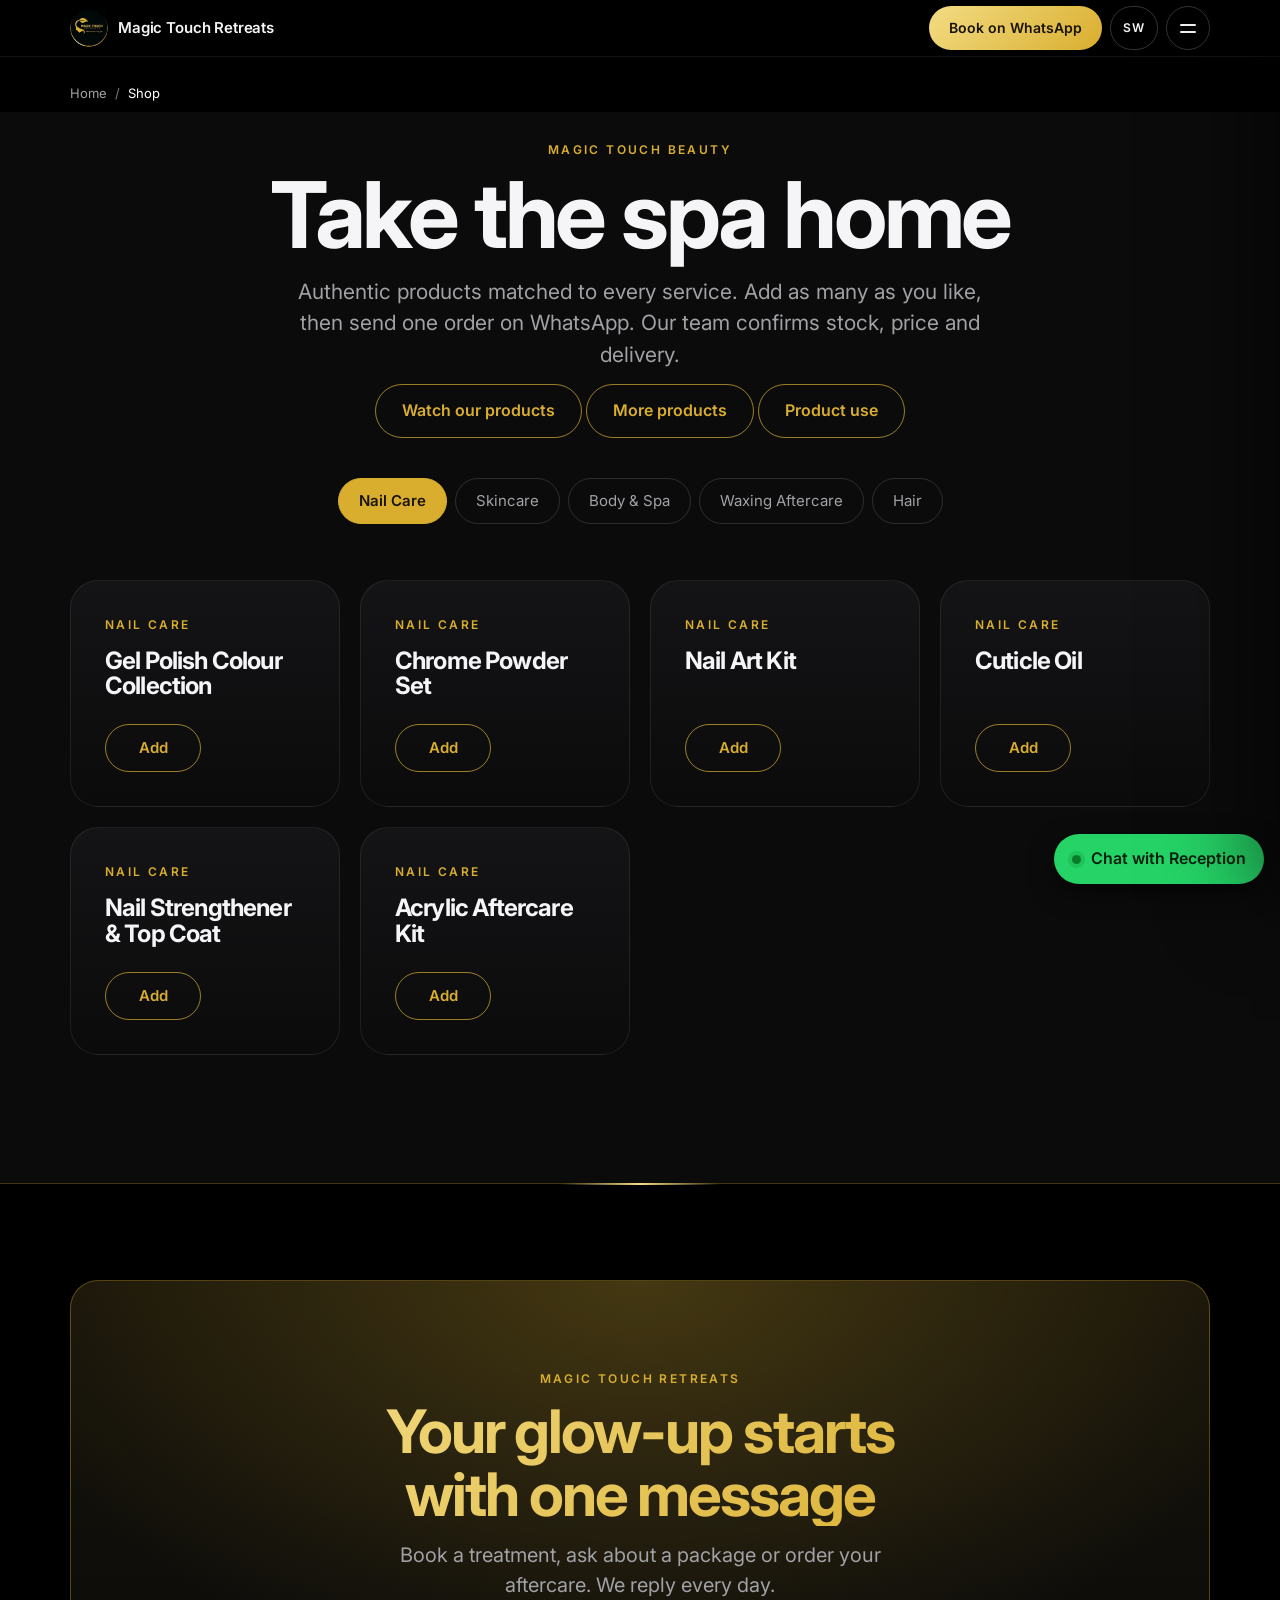
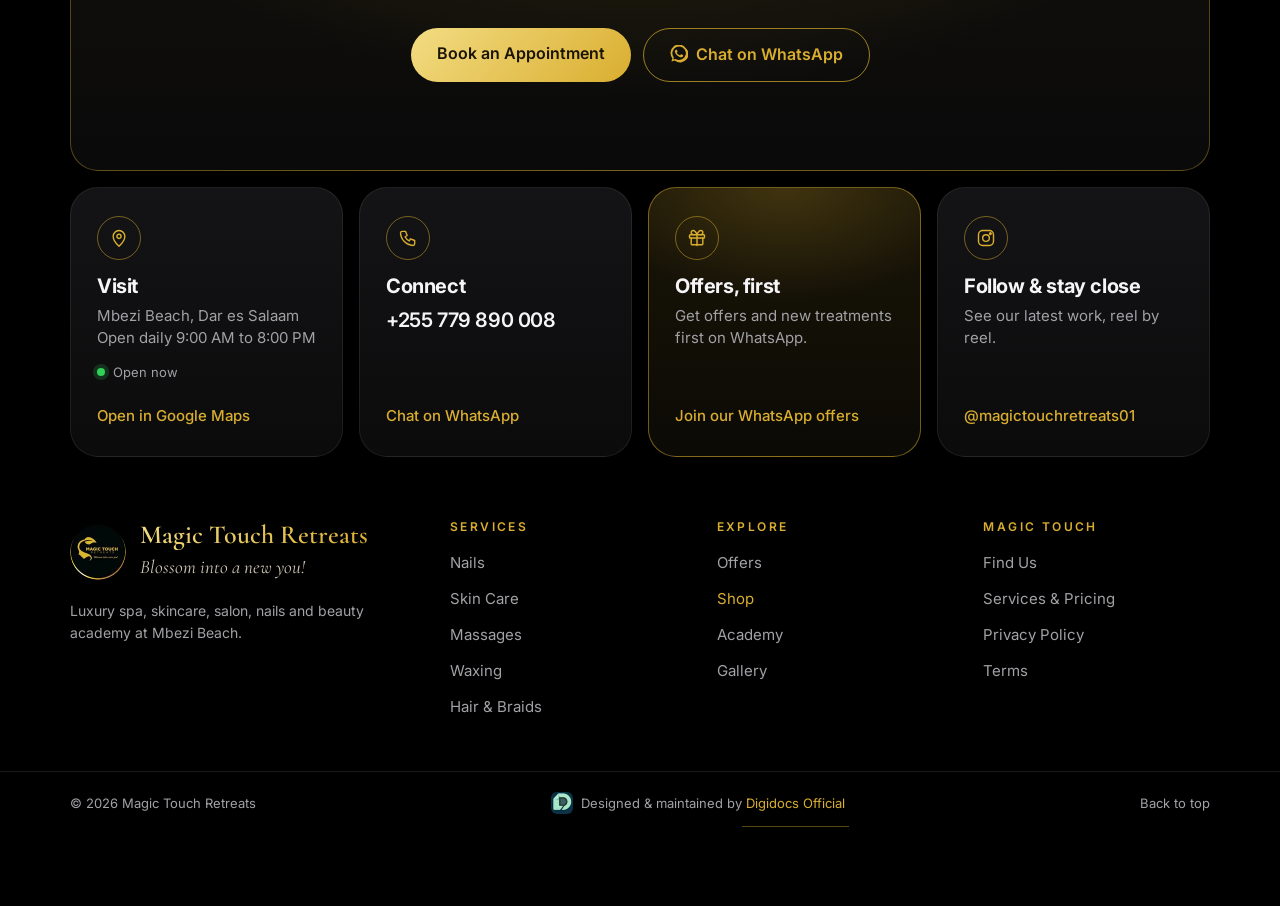
<file: shop.html>
<!doctype html><html lang="en"><head><meta charset="utf-8"><meta name="viewport" content="width=device-width,initial-scale=1,viewport-fit=cover"><title>Shop | Magic Touch Beauty</title><meta name="description" content="Skincare, body oils, nail care and more from Magic Touch Beauty. Add items to your list and order on WhatsApp."><link rel="canonical" href="https://YOUR-DOMAIN.com/shop.html"><meta property="og:type" content="website"><meta property="og:site_name" content="Magic Touch Retreats"><meta property="og:locale" content="en_TZ"><meta property="og:url" content="https://YOUR-DOMAIN.com/shop.html"><meta property="og:title" content="Shop | Magic Touch Beauty"><meta property="og:description" content="Skincare, body oils, nail care and more from Magic Touch Beauty. Add items to your list and order on WhatsApp."><meta property="og:image" content="https://YOUR-DOMAIN.com/icon-512.png"><meta property="og:image:width" content="512"><meta property="og:image:height" content="512"><meta name="twitter:card" content="summary"><link rel="icon" href="favicon.png"><meta name="theme-color" content="#000000"><meta name="color-scheme" content="dark"><meta name="apple-mobile-web-app-capable" content="yes"><meta name="mobile-web-app-capable" content="yes"><meta name="apple-mobile-web-app-title" content="Magic Touch"><meta name="apple-mobile-web-app-status-bar-style" content="black-translucent"><link rel="apple-touch-icon" href="apple-touch-icon.png"><link rel="manifest" href="manifest.webmanifest"><link rel="preconnect" href="https://fonts.googleapis.com"><link rel="preconnect" href="https://fonts.gstatic.com" crossorigin><link rel="dns-prefetch" href="//www.instagram.com"><link rel="dns-prefetch" href="//static.cdninstagram.com"><link rel="stylesheet" href="https://fonts.googleapis.com/css2?family=Cormorant+Garamond:wght@500;600;700&family=Inter:wght@400;500;600&display=swap" media="print" onload="this.media='all'"><noscript><link rel="stylesheet" href="https://fonts.googleapis.com/css2?family=Cormorant+Garamond:wght@500;600;700&family=Inter:wght@400;500;600&display=swap"></noscript><link rel="stylesheet" href="style.css"><script type="application/ld+json">{"@context":"https://schema.org","@type":"BreadcrumbList","itemListElement":[{"@type":"ListItem","position":1,"name":"Home","item":"https://YOUR-DOMAIN.com/"},{"@type":"ListItem","position":2,"name":"Shop","item":"https://YOUR-DOMAIN.com/shop.html"}]}</script></head><body><a class="skip" href="#main" data-i="skip">Skip to content</a><header><div class="w nb"><a href="index.html" class="fb" aria-label="Magic Touch Retreats, home"><img src="logo.webp" alt="" width="38" height="38" decoding="async"><span class="wm">Magic Touch Retreats</span></a><div class="hr"><a class="btn hb" href="#" data-wa="b" data-i="b1">Book on WhatsApp</a><button id="lg" aria-label="Language">SW</button><button id="mn" aria-label="Open menu" aria-expanded="false" aria-controls="mnav"><span class="mi" aria-hidden="true"><i></i><i></i></span></button></div></div></header><div id="nbd"></div><nav id="mnav" aria-label="Main"><a href="index.html" data-i="n_0">Home</a><a href="services.html" data-i="n_s">Services</a><a href="offers.html" data-i="n_o">Offers</a><a href="shop.html" data-i="n_h">Shop</a><a href="academy.html" data-i="n_a">Academy</a><a href="gallery.html" data-i="n_g">Gallery</a><a href="contact.html" data-i="n_f">Find Us</a><div class="np"><a class="btn" href="#" data-wa="h" data-i="b1">Book on WhatsApp</a><p>+255 779 890 008<br>9:00 AM to 8:00 PM, every day</p></div></nav><main id="main" tabindex="-1"><nav class="crumbs" aria-label="Breadcrumb"><div class="w"><ol><li><a href="index.html" data-i="n_0">Home</a></li><li aria-current="page"><span data-i="n_h">Shop</span></li></ol></div></nav><section id="shop" style="background:var(--k2)"><div class="w"><div class="eyebrow" data-i="h0b">Magic Touch Beauty</div><h1 data-i="h3">Take the spa home</h1>
<p class="sub" data-i="h4">Authentic products matched to every service. Add to your list and send the order on WhatsApp. Our team confirms stock, price and delivery.</p><p class="more" style="margin-top:14px"><button class="btn o" data-vu="https://www.instagram.com/reel/Daw12fHNgFQ/" data-i="ps">Watch our products</button> <button class="btn o" data-vu="https://www.instagram.com/reel/DazZqtnNCzi/" data-i="ps2">More products</button> <button class="btn o" data-vu="https://www.instagram.com/reel/DbTFbDXtGD5/" data-i="ps3">Product use</button></p>
<div class="tabs" id="ptabs"><button class="on" data-k="Nail Care">Nail Care</button><button class="" data-k="Skincare">Skincare</button><button class="" data-k="Body &amp; Spa">Body &amp; Spa</button><button class="" data-k="Waxing Aftercare">Waxing Aftercare</button><button class="" data-k="Hair">Hair</button></div><div class="grid" id="pgrid"><div class="card pc rvl in" data-pn="Gel Polish Colour Collection"><span class="t">Nail Care</span><h2>Gel Polish Colour Collection</h2><div class="qa"><button type="button" class="btn o adp" data-m="Gel Polish Colour Collection" data-d="1">Add</button></div></div><div class="card pc rvl" data-pn="Chrome Powder Set"><span class="t">Nail Care</span><h2>Chrome Powder Set</h2><div class="qa"><button type="button" class="btn o adp" data-m="Chrome Powder Set" data-d="1">Add</button></div></div><div class="card pc rvl" data-pn="Nail Art Kit"><span class="t">Nail Care</span><h2>Nail Art Kit</h2><div class="qa"><button type="button" class="btn o adp" data-m="Nail Art Kit" data-d="1">Add</button></div></div><div class="card pc rvl" data-pn="Cuticle Oil"><span class="t">Nail Care</span><h2>Cuticle Oil</h2><div class="qa"><button type="button" class="btn o adp" data-m="Cuticle Oil" data-d="1">Add</button></div></div><div class="card pc rvl" data-pn="Nail Strengthener &amp; Top Coat"><span class="t">Nail Care</span><h2>Nail Strengthener &amp; Top Coat</h2><div class="qa"><button type="button" class="btn o adp" data-m="Nail Strengthener &amp; Top Coat" data-d="1">Add</button></div></div><div class="card pc rvl" data-pn="Acrylic Aftercare Kit"><span class="t">Nail Care</span><h2>Acrylic Aftercare Kit</h2><div class="qa"><button type="button" class="btn o adp" data-m="Acrylic Aftercare Kit" data-d="1">Add</button></div></div></div></div></section></main>
<footer class="mf" aria-label="Site footer"><div class="w">
<section class="mf-lead" aria-labelledby="mf-h">
<div class="eyebrow">Magic Touch Retreats</div>
<h2 class="gold" id="mf-h" data-i="fh1">Your glow-up starts with one message</h2>
<p data-i="fh2">Book a treatment, ask about a package or order your aftercare. We reply every day.</p>
<div class="cta"><a class="btn" href="#" data-b="Appointment" data-i="fb">Book an Appointment</a><a class="btn o" href="#" data-wa="h" aria-label="Chat with us on WhatsApp"><svg viewBox="0 0 24 24" width="18" height="18" fill="currentColor" aria-hidden="true" style="vertical-align:-3px;margin-right:8px"><path d="M20.5 3.5A11 11 0 0 0 3.2 17.6L2 22l4.5-1.2A11 11 0 1 0 20.5 3.5zM12 20a9 9 0 0 1-4.6-1.3l-.3-.2-2.7.7.7-2.6-.2-.3A9 9 0 1 1 12 20zm5-6.7c-.3-.1-1.600-.8-1.900-.9s-.5-.1-.7.1-.8.9-.9 1.100-.3.2-.6.1a7.400 7.400 0 0 1-3.700-3.200c-.3-.5.3-.5.8-1.500.1-.2 0-.3 0-.5l-.8-1.900c-.2-.5-.4-.4-.6-.4h-.5a1 1 0 0 0-.7.3 3 3 0 0 0-.9 2.200 5.200 5.200 0 0 0 1.100 2.800 12 12 0 0 0 4.600 4.100c1.700.7 2.400.8 3.300.6a2.800 2.800 0 0 0 1.800-1.300 2.200 2.200 0 0 0 .2-1.300c-.1-.1-.3-.2-.6-.3z"/></svg><span data-i="fwa">Chat on WhatsApp</span></a></div>
</section>
<div class="mf-bento">
<article class="mf-card"><span class="mf-ic"><svg viewBox="0 0 24 24" width="20" height="20" fill="none" stroke="currentColor" stroke-width="1.7" stroke-linecap="round" stroke-linejoin="round" aria-hidden="true"><path d="M12 22s7-6.3 7-12a7 7 0 1 0-14 0c0 5.7 7 12 7 12z"/><circle cx="12" cy="10" r="2.5"/></svg></span>
<h3 data-i="ft1">Visit</h3><address style="font-style:normal"><p><span data-addr>Mbezi Beach, Dar es Salaam</span></p><p data-i="ft2">Open daily 9:00 AM to 8:00 PM</p></address><span class="fo fopen"></span>
<a class="lnk push" href="https://www.google.com/maps/place//data=!4m2!3m1!1s0x185c5163296a0381:0xd4ecbc4468dc7ed3" target="_blank" rel="noopener" data-i="fmap">Open in Google Maps</a></article>
<article class="mf-card"><span class="mf-ic"><svg viewBox="0 0 24 24" width="20" height="20" fill="none" stroke="currentColor" stroke-width="1.7" stroke-linecap="round" stroke-linejoin="round" aria-hidden="true"><path d="M5 4h4l2 5-2.5 1.5a11 11 0 0 0 5 5L15 13l5 2v4a2 2 0 0 1-2 2A16 16 0 0 1 3 6a2 2 0 0 1 2-2z"/></svg></span>
<h3 data-i="ft3">Connect</h3><p><a class="big" href="tel:+255779890008">+255 779 890 008</a></p>
<a class="lnk push" href="#" data-wa="h" data-i="fwa">Chat on WhatsApp</a></article>
<article class="mf-card mf-gold"><span class="mf-ic"><svg viewBox="0 0 24 24" width="20" height="20" fill="none" stroke="currentColor" stroke-width="1.7" stroke-linecap="round" stroke-linejoin="round" aria-hidden="true"><rect x="3" y="8" width="18" height="4" rx="1"/><path d="M12 8v13M5 12v7a1 1 0 0 0 1 1h12a1 1 0 0 0 1-1v-7M7.5 8a2.5 2.5 0 1 1 0-5C10 3 12 8 12 8s2-5 4.500-5a2.500 2.500 0 1 1 0 5"/></svg></span>
<h3 data-i="fo1">Offers, first</h3><p data-i="ft7">Get offers and new treatments first on WhatsApp.</p>
<a class="lnk push" href="#" data-wa="o" data-i="ft8">Join our WhatsApp offers</a></article>
<article class="mf-card"><span class="mf-ic"><svg viewBox="0 0 24 24" width="20" height="20" fill="none" stroke="currentColor" stroke-width="1.7" aria-hidden="true"><rect x="3" y="3" width="18" height="18" rx="5"/><circle cx="12" cy="12" r="4"/><circle cx="17.3" cy="6.7" r="1" fill="currentColor"/></svg></span>
<h3 data-i="ft6">Follow &amp; stay close</h3><p data-i="fig">See our latest work, reel by reel.</p>
<a class="lnk push" id="ig" href="#" target="_blank" rel="noopener" aria-label="Magic Touch Retreats on Instagram">@magictouchretreats01</a></article>
</div>
<div class="mf-links">
<div class="mf-brand"><div class="mf-logo"><img src="logo.webp" alt="Magic Touch Retreats logo" width="56" height="56" loading="lazy" decoding="async"><div><div class="f gold mf-name">Magic Touch Retreats</div><p class="mf-tag">Blossom into a new you!</p></div></div>
<p class="mf-desc" data-i="fdesc">Luxury spa, skincare, salon, nails and beauty academy at Mbezi Beach.</p></div>
<details class="mf-col" open><summary data-i="n_s">Services</summary><nav aria-label="Treatments"><a href="services.html#nails">Nails</a><a href="services.html#skin">Skin Care</a><a href="services.html#mass">Massages</a><a href="services.html#wax">Waxing</a><a href="services.html#hair">Hair &amp; Braids</a></nav></details>
<details class="mf-col" open><summary data-i="more">Explore</summary><nav aria-label="Explore"><a href="offers.html" data-i="n_o">Offers</a><a href="shop.html" data-i="n_h">Shop</a><a href="academy.html" data-i="n_a">Academy</a><a href="gallery.html" data-i="n_g">Gallery</a></nav></details>
<details class="mf-col" open><summary>Magic Touch</summary><nav aria-label="Company"><a href="contact.html" data-i="n_f">Find Us</a><a href="services.html" data-i="fl1">Services &amp; Pricing</a><a href="privacy.html" data-i="pp">Privacy Policy</a><a href="terms.html" data-i="trm">Terms</a></nav></details>
</div>
</div>
<div class="mf-bar"><div class="w"><span>&copy; <span id="yr"></span> Magic Touch Retreats</span>
<span class="mf-by"><img src="digidocs.webp" alt="" width="22" height="22" loading="lazy" decoding="async"><span><span data-i="by">Designed &amp; maintained by</span> <a href="https://digidocsofficial.com" target="_blank" rel="noopener">Digidocs Official</a></span></span>
<a class="mf-top" href="#" data-i="ftop">Back to top</a></div></div></footer><a class="fw" id="fw" href="#" data-wa="h"><i></i><span data-i="fw">Chat with Reception</span></a>
<button id="cartb"></button><div id="dbd"></div><aside id="drawer" role="dialog" aria-modal="true" aria-labelledby="ct"><div class="dh"><div><h3 id="ct" data-i="ct">Your order</h3><p class="dsub" id="dc"></p></div><button type="button" id="cx" class="cl" aria-label="Close">&times;</button></div><ul id="cl"></ul><div class="df"><label><span data-i="onm">Your name (optional)</span><input id="on" autocomplete="name"></label><a class="btn" href="#" id="send" target="_blank" rel="noopener" data-i="sd">Send order on WhatsApp</a><button type="button" id="cclr" class="lk2" data-i="clr">Clear all</button><p class="dn" data-i="dnote">Our team confirms stock, price and delivery on WhatsApp.</p></div></aside>
<div class="mod" id="mod"><button class="x" id="mx">&times;</button><div id="mb"></div></div>
<div class="mod sheet" id="bk" role="dialog" aria-modal="true" aria-labelledby="bk0"><div class="sh"><div class="shh"><div><h3 id="bk0" data-i="bk0">Book your visit</h3><p class="dsub" id="bc"></p></div><button type="button" id="bx" class="cl" aria-label="Close">&times;</button></div><ul class="bl" id="bl"></ul><div class="bt" id="bt"></div><a class="bmore" id="bm" href="services.html" data-i="bmore">+ Add another service</a><form id="bf"><label><span data-i="nm">Your name</span><input name="nm" required autocomplete="name"></label><div class="f2"><label><span data-i="dt">Preferred date</span><input name="dt" id="bd" type="date"></label><label><span data-i="tm">Preferred time</span><input name="tm" type="time" min="09:00" max="19:30"></label></div><label><span data-i="nt">Notes (optional)</span><textarea name="nt" rows="2"></textarea></label><button class="btn" type="submit" data-i="cw">Continue on WhatsApp</button></form></div></div><script src="app.js" defer></script></body></html>
</file>
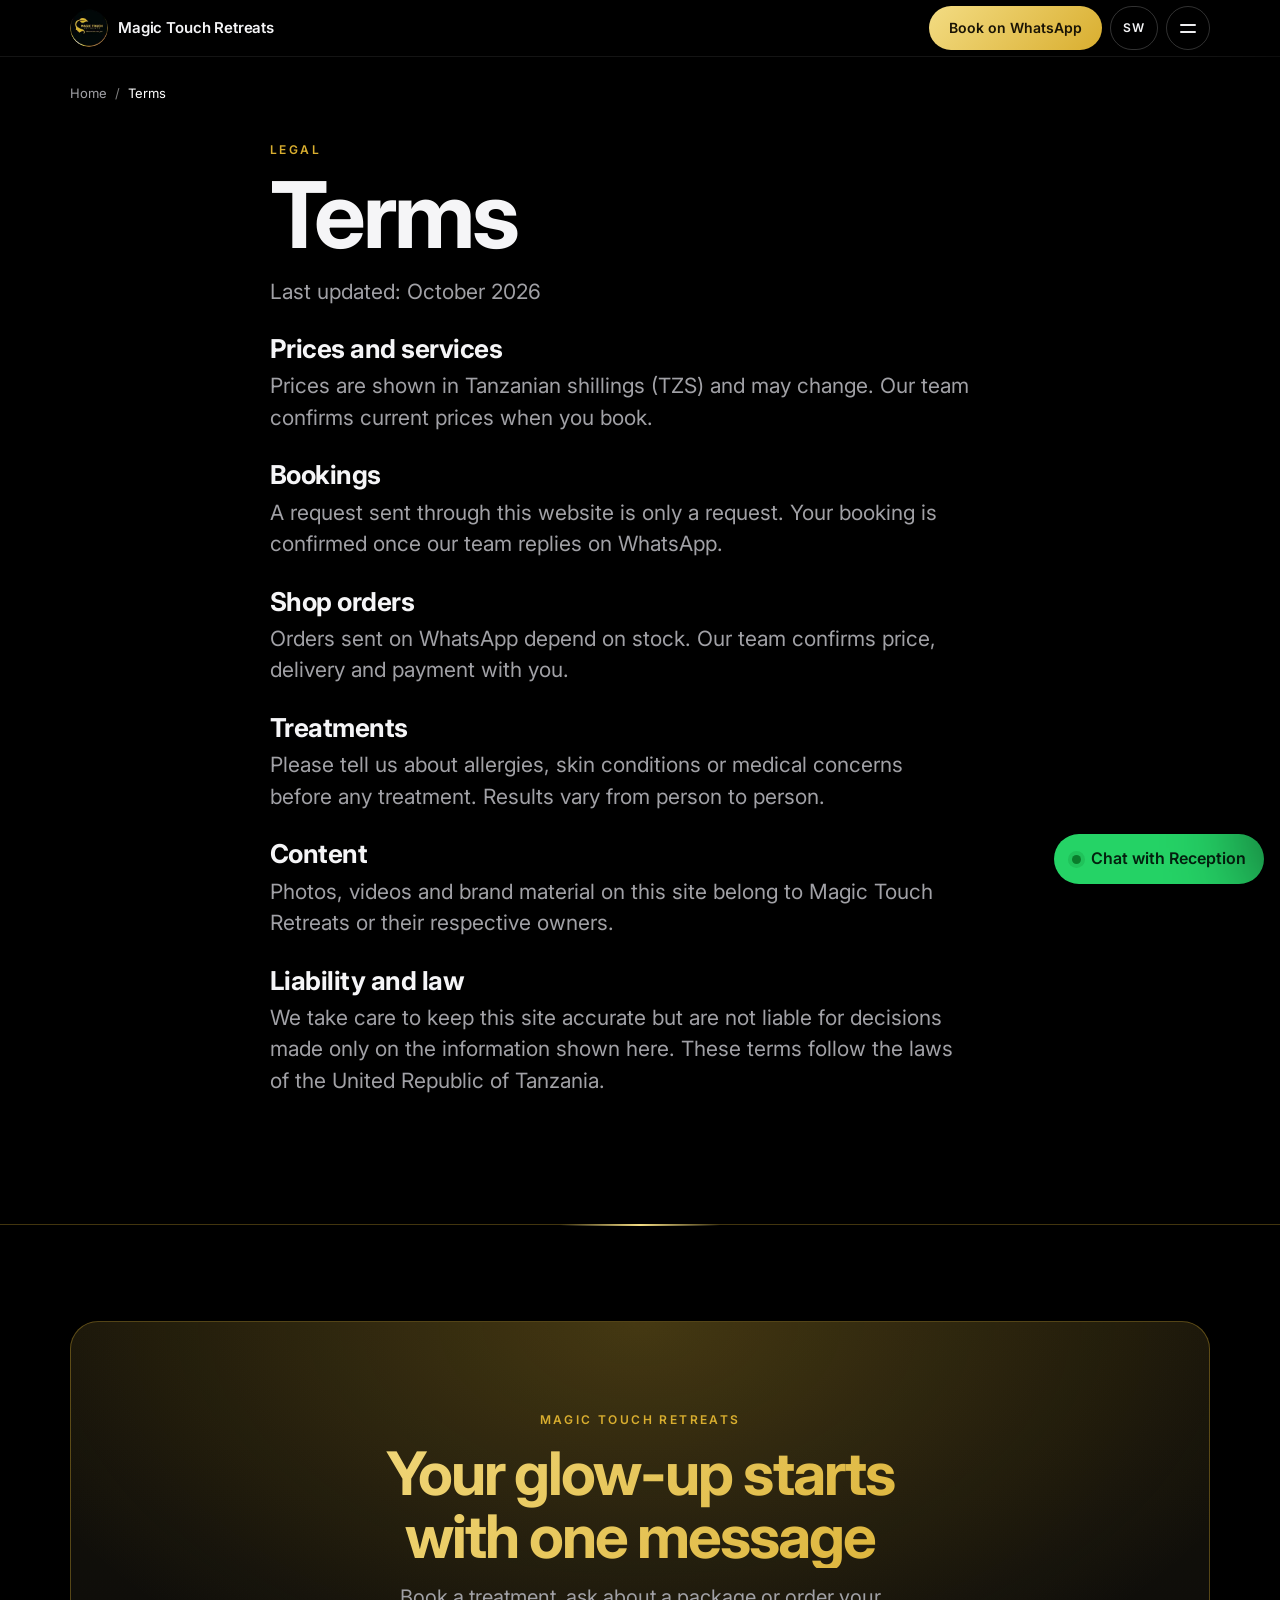
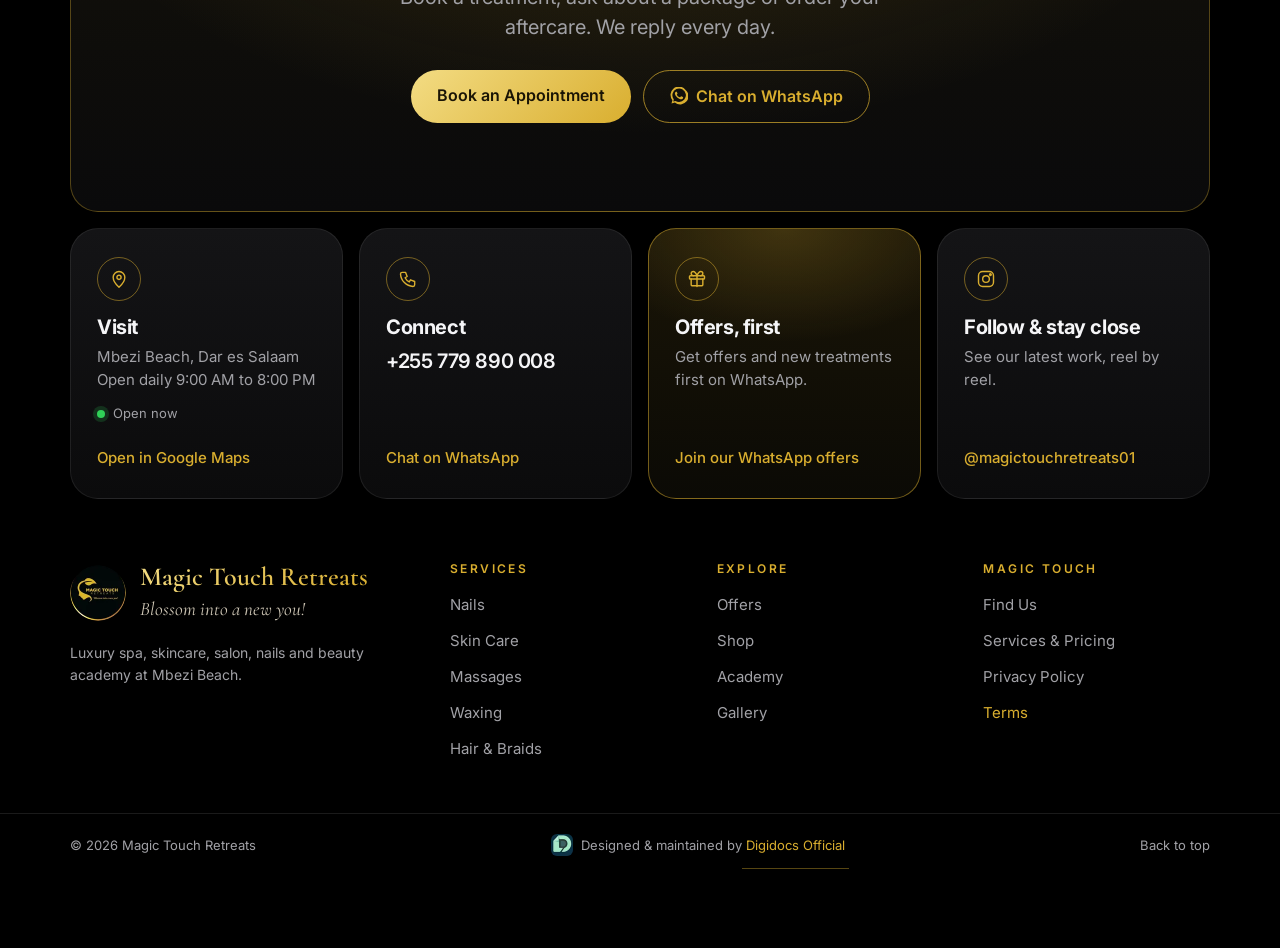
<file: terms.html>
<!doctype html><html lang="en"><head><meta charset="utf-8"><meta name="viewport" content="width=device-width,initial-scale=1,viewport-fit=cover"><!-- Google tag (gtag.js) --><script async src="https://www.googletagmanager.com/gtag/js?id=G-ESJSP9PZV1"></script><script>window.dataLayer=window.dataLayer||[];function gtag(){dataLayer.push(arguments);}gtag("js",new Date());gtag("config","G-ESJSP9PZV1");</script><title>Terms | Magic Touch Retreats</title><meta name="description" content="Terms for bookings, orders and use of the Magic Touch Retreats website, Mbezi Beach, Dar es Salaam."><link rel="canonical" href="https://YOUR-DOMAIN.com/terms.html"><meta property="og:type" content="website"><meta property="og:site_name" content="Magic Touch Retreats"><meta property="og:locale" content="en_TZ"><meta property="og:url" content="https://YOUR-DOMAIN.com/terms.html"><meta property="og:title" content="Terms | Magic Touch Retreats"><meta property="og:description" content="Terms for bookings, orders and use of the Magic Touch Retreats website, Mbezi Beach, Dar es Salaam."><meta property="og:image" content="https://YOUR-DOMAIN.com/icon-512.png"><meta property="og:image:width" content="512"><meta property="og:image:height" content="512"><meta name="twitter:card" content="summary"><link rel="icon" href="favicon.png"><meta name="theme-color" content="#000000"><meta name="color-scheme" content="dark"><meta name="apple-mobile-web-app-capable" content="yes"><meta name="mobile-web-app-capable" content="yes"><meta name="apple-mobile-web-app-title" content="Magic Touch"><meta name="apple-mobile-web-app-status-bar-style" content="black-translucent"><link rel="apple-touch-icon" href="apple-touch-icon.png"><link rel="manifest" href="manifest.webmanifest"><link rel="preconnect" href="https://fonts.googleapis.com"><link rel="preconnect" href="https://fonts.gstatic.com" crossorigin><link rel="dns-prefetch" href="//www.instagram.com"><link rel="dns-prefetch" href="//static.cdninstagram.com"><link rel="stylesheet" href="https://fonts.googleapis.com/css2?family=Cormorant+Garamond:wght@500;600;700&family=Inter:wght@400;500;600&display=swap" media="print" onload="this.media='all'"><noscript><link rel="stylesheet" href="https://fonts.googleapis.com/css2?family=Cormorant+Garamond:wght@500;600;700&family=Inter:wght@400;500;600&display=swap"></noscript><link rel="stylesheet" href="style.css"><script type="application/ld+json">{"@context":"https://schema.org","@type":"BreadcrumbList","itemListElement":[{"@type":"ListItem","position":1,"name":"Home","item":"https://YOUR-DOMAIN.com/"},{"@type":"ListItem","position":2,"name":"Terms","item":"https://YOUR-DOMAIN.com/terms.html"}]}</script></head><body><a class="skip" href="#main" data-i="skip">Skip to content</a><header><div class="w nb"><a href="index.html" class="fb" aria-label="Magic Touch Retreats, home"><img src="logo.webp" alt="" width="38" height="38" decoding="async"><span class="wm">Magic Touch Retreats</span></a><div class="hr"><a class="btn hb" href="#" data-wa="b" data-i="b1">Book on WhatsApp</a><button id="lg" aria-label="Language">SW</button><button id="mn" aria-label="Open menu" aria-expanded="false" aria-controls="mnav"><span class="mi" aria-hidden="true"><i></i><i></i></span></button></div></div></header><div id="nbd"></div><nav id="mnav" aria-label="Main"><a href="index.html" data-i="n_0">Home</a><a href="services.html" data-i="n_s">Services</a><a href="offers.html" data-i="n_o">Offers</a><a href="shop.html" data-i="n_h">Shop</a><a href="academy.html" data-i="n_a">Academy</a><a href="gallery.html" data-i="n_g">Gallery</a><a href="contact.html" data-i="n_f">Find Us</a><div class="np"><a class="btn" href="#" data-wa="h" data-i="b1">Book on WhatsApp</a><p>+255 779 890 008<br>9:00 AM to 8:00 PM, every day</p></div></nav><main id="main" tabindex="-1"><nav class="crumbs" aria-label="Breadcrumb"><div class="w"><ol><li><a href="index.html" data-i="n_0">Home</a></li><li aria-current="page"><span data-i="trm">Terms</span></li></ol></div></nav><section><div class="w" style="max-width:780px"><div class="eyebrow">Legal</div><h1>Terms</h1><p class="sub">Last updated: October 2026</p><h2 class="h3" style="margin-top:28px;font-size:26px">Prices and services</h2><p class="sub" style="margin-top:6px">Prices are shown in Tanzanian shillings (TZS) and may change. Our team confirms current prices when you book.</p><h2 class="h3" style="margin-top:28px;font-size:26px">Bookings</h2><p class="sub" style="margin-top:6px">A request sent through this website is only a request. Your booking is confirmed once our team replies on WhatsApp.</p><h2 class="h3" style="margin-top:28px;font-size:26px">Shop orders</h2><p class="sub" style="margin-top:6px">Orders sent on WhatsApp depend on stock. Our team confirms price, delivery and payment with you.</p><h2 class="h3" style="margin-top:28px;font-size:26px">Treatments</h2><p class="sub" style="margin-top:6px">Please tell us about allergies, skin conditions or medical concerns before any treatment. Results vary from person to person.</p><h2 class="h3" style="margin-top:28px;font-size:26px">Content</h2><p class="sub" style="margin-top:6px">Photos, videos and brand material on this site belong to Magic Touch Retreats or their respective owners.</p><h2 class="h3" style="margin-top:28px;font-size:26px">Liability and law</h2><p class="sub" style="margin-top:6px">We take care to keep this site accurate but are not liable for decisions made only on the information shown here. These terms follow the laws of the United Republic of Tanzania.</p></div></section></main>
<footer class="mf" aria-label="Site footer"><div class="w">
<section class="mf-lead" aria-labelledby="mf-h">
<div class="eyebrow">Magic Touch Retreats</div>
<h2 class="gold" id="mf-h" data-i="fh1">Your glow-up starts with one message</h2>
<p data-i="fh2">Book a treatment, ask about a package or order your aftercare. We reply every day.</p>
<div class="cta"><a class="btn" href="#" data-b="Appointment" data-i="fb">Book an Appointment</a><a class="btn o" href="#" data-wa="h" aria-label="Chat with us on WhatsApp"><svg viewBox="0 0 24 24" width="18" height="18" fill="currentColor" aria-hidden="true" style="vertical-align:-3px;margin-right:8px"><path d="M20.5 3.5A11 11 0 0 0 3.2 17.6L2 22l4.5-1.2A11 11 0 1 0 20.5 3.5zM12 20a9 9 0 0 1-4.6-1.3l-.3-.2-2.7.7.7-2.6-.2-.3A9 9 0 1 1 12 20zm5-6.7c-.3-.1-1.600-.8-1.900-.9s-.5-.1-.7.1-.8.9-.9 1.100-.3.2-.6.1a7.400 7.400 0 0 1-3.700-3.200c-.3-.5.3-.5.8-1.500.1-.2 0-.3 0-.5l-.8-1.900c-.2-.5-.4-.4-.6-.4h-.5a1 1 0 0 0-.7.3 3 3 0 0 0-.9 2.200 5.200 5.200 0 0 0 1.100 2.800 12 12 0 0 0 4.600 4.100c1.700.7 2.400.8 3.300.6a2.800 2.800 0 0 0 1.800-1.300 2.200 2.200 0 0 0 .2-1.300c-.1-.1-.3-.2-.6-.3z"/></svg><span data-i="fwa">Chat on WhatsApp</span></a></div>
</section>
<div class="mf-bento">
<article class="mf-card"><span class="mf-ic"><svg viewBox="0 0 24 24" width="20" height="20" fill="none" stroke="currentColor" stroke-width="1.7" stroke-linecap="round" stroke-linejoin="round" aria-hidden="true"><path d="M12 22s7-6.3 7-12a7 7 0 1 0-14 0c0 5.7 7 12 7 12z"/><circle cx="12" cy="10" r="2.5"/></svg></span>
<h3 data-i="ft1">Visit</h3><address style="font-style:normal"><p><span data-addr>Mbezi Beach, Dar es Salaam</span></p><p data-i="ft2">Open daily 9:00 AM to 8:00 PM</p></address><span class="fo fopen"></span>
<a class="lnk push" href="https://www.google.com/maps/place//data=!4m2!3m1!1s0x185c5163296a0381:0xd4ecbc4468dc7ed3" target="_blank" rel="noopener" data-i="fmap">Open in Google Maps</a></article>
<article class="mf-card"><span class="mf-ic"><svg viewBox="0 0 24 24" width="20" height="20" fill="none" stroke="currentColor" stroke-width="1.7" stroke-linecap="round" stroke-linejoin="round" aria-hidden="true"><path d="M5 4h4l2 5-2.5 1.5a11 11 0 0 0 5 5L15 13l5 2v4a2 2 0 0 1-2 2A16 16 0 0 1 3 6a2 2 0 0 1 2-2z"/></svg></span>
<h3 data-i="ft3">Connect</h3><p><a class="big" href="tel:+255779890008">+255 779 890 008</a></p>
<a class="lnk push" href="#" data-wa="h" data-i="fwa">Chat on WhatsApp</a></article>
<article class="mf-card mf-gold"><span class="mf-ic"><svg viewBox="0 0 24 24" width="20" height="20" fill="none" stroke="currentColor" stroke-width="1.7" stroke-linecap="round" stroke-linejoin="round" aria-hidden="true"><rect x="3" y="8" width="18" height="4" rx="1"/><path d="M12 8v13M5 12v7a1 1 0 0 0 1 1h12a1 1 0 0 0 1-1v-7M7.5 8a2.5 2.5 0 1 1 0-5C10 3 12 8 12 8s2-5 4.500-5a2.500 2.500 0 1 1 0 5"/></svg></span>
<h3 data-i="fo1">Offers, first</h3><p data-i="ft7">Get offers and new treatments first on WhatsApp.</p>
<a class="lnk push" href="#" data-wa="o" data-i="ft8">Join our WhatsApp offers</a></article>
<article class="mf-card"><span class="mf-ic"><svg viewBox="0 0 24 24" width="20" height="20" fill="none" stroke="currentColor" stroke-width="1.7" aria-hidden="true"><rect x="3" y="3" width="18" height="18" rx="5"/><circle cx="12" cy="12" r="4"/><circle cx="17.3" cy="6.7" r="1" fill="currentColor"/></svg></span>
<h3 data-i="ft6">Follow &amp; stay close</h3><p data-i="fig">See our latest work, reel by reel.</p>
<a class="lnk push" id="ig" href="#" target="_blank" rel="noopener" aria-label="Magic Touch Retreats on Instagram">@magictouchretreats01</a></article>
</div>
<div class="mf-links">
<div class="mf-brand"><div class="mf-logo"><img src="logo.webp" alt="Magic Touch Retreats logo" width="56" height="56" loading="lazy" decoding="async"><div><div class="f gold mf-name">Magic Touch Retreats</div><p class="mf-tag">Blossom into a new you!</p></div></div>
<p class="mf-desc" data-i="fdesc">Luxury spa, skincare, salon, nails and beauty academy at Mbezi Beach.</p></div>
<details class="mf-col" open><summary data-i="n_s">Services</summary><nav aria-label="Treatments"><a href="services.html#nails">Nails</a><a href="services.html#skin">Skin Care</a><a href="services.html#mass">Massages</a><a href="services.html#wax">Waxing</a><a href="services.html#hair">Hair &amp; Braids</a></nav></details>
<details class="mf-col" open><summary data-i="more">Explore</summary><nav aria-label="Explore"><a href="offers.html" data-i="n_o">Offers</a><a href="shop.html" data-i="n_h">Shop</a><a href="academy.html" data-i="n_a">Academy</a><a href="gallery.html" data-i="n_g">Gallery</a></nav></details>
<details class="mf-col" open><summary>Magic Touch</summary><nav aria-label="Company"><a href="contact.html" data-i="n_f">Find Us</a><a href="services.html" data-i="fl1">Services &amp; Pricing</a><a href="privacy.html" data-i="pp">Privacy Policy</a><a href="terms.html" data-i="trm">Terms</a></nav></details>
</div>
</div>
<div class="mf-bar"><div class="w"><span>&copy; <span id="yr"></span> Magic Touch Retreats</span>
<span class="mf-by"><img src="digidocs.webp" alt="" width="22" height="22" loading="lazy" decoding="async"><span><span data-i="by">Designed &amp; maintained by</span> <a href="https://digidocsofficial.com" target="_blank" rel="noopener">Digidocs Official</a></span></span>
<a class="mf-top" href="#" data-i="ftop">Back to top</a></div></div></footer><a class="fw" id="fw" href="#" data-wa="h"><i></i><span data-i="fw">Chat with Reception</span></a>
<button id="cartb"></button><div id="dbd"></div><aside id="drawer" role="dialog" aria-modal="true" aria-labelledby="ct"><div class="dh"><div><h3 id="ct" data-i="ct">Your order</h3><p class="dsub" id="dc"></p></div><button type="button" id="cx" class="cl" aria-label="Close">&times;</button></div><ul id="cl"></ul><div class="df"><label><span data-i="onm">Your name (optional)</span><input id="on" autocomplete="name"></label><a class="btn" href="#" id="send" target="_blank" rel="noopener" data-i="sd">Send order on WhatsApp</a><button type="button" id="cclr" class="lk2" data-i="clr">Clear all</button><p class="dn" data-i="dnote">Our team confirms stock, price and delivery on WhatsApp.</p></div></aside>
<div class="mod" id="mod"><button class="x" id="mx">&times;</button><div id="mb"></div></div>
<div class="mod sheet" id="bk" role="dialog" aria-modal="true" aria-labelledby="bk0"><div class="sh"><div class="shh"><div><h3 id="bk0" data-i="bk0">Book your visit</h3><p class="dsub" id="bc"></p></div><button type="button" id="bx" class="cl" aria-label="Close">&times;</button></div><ul class="bl" id="bl"></ul><div class="bt" id="bt"></div><a class="bmore" id="bm" href="services.html" data-i="bmore">+ Add another service</a><form id="bf"><label><span data-i="nm">Your name</span><input name="nm" required autocomplete="name"></label><div class="f2"><label><span data-i="dt">Preferred date</span><input name="dt" id="bd" type="date"></label><label><span data-i="tm">Preferred time</span><input name="tm" type="time" min="09:00" max="19:30"></label></div><label><span data-i="nt">Notes (optional)</span><textarea name="nt" rows="2"></textarea></label><button class="btn" type="submit" data-i="cw">Continue on WhatsApp</button></form></div></div><script src="app.js" defer></script></body></html>
</file>
<file: style.css>
:root{--g:#d9ae2f;--g2:#f3dc83;--k:#060607;--k2:#131315;--k3:#1c1c1f;--t:#f4ecd8;--m:#a9a193;--r:18px}
*{box-sizing:border-box;margin:0}html{scroll-behavior:smooth;scroll-padding-top:70px}
body{background:var(--k);color:var(--t);font:400 16px/1.6 Inter,system-ui,sans-serif;padding-bottom:env(safe-area-inset-bottom)}
h1,h2,h3,.f{font-family:"Cormorant Garamond",Georgia,serif;font-weight:600;line-height:1.1}
a{color:inherit;text-decoration:none}button{font:inherit;cursor:pointer;color:inherit;border:0;background:none}
.w{max-width:1120px;margin:auto;padding:0 20px}section{padding:72px 0}
.gold{background:linear-gradient(135deg,var(--g2),var(--g));-webkit-background-clip:text;background-clip:text;color:transparent}
.eyebrow{letter-spacing:.22em;font-size:12px;text-transform:uppercase;color:var(--g)}
h2{font-size:clamp(32px,6vw,52px);margin:8px 0 12px}.sub{color:var(--m);max-width:620px}
.btn{display:inline-block;padding:13px 24px;border-radius:99px;font-weight:600;background:linear-gradient(135deg,var(--g2),var(--g));color:#1a1405;transition:.2s}
.btn:hover{transform:translateY(-2px);box-shadow:0 8px 24px #d9ae2f44}.btn.o{background:none;border:1px solid var(--g);color:var(--g)}
header{position:sticky;top:0;z-index:30;background:#060607e8;backdrop-filter:blur(10px);border-bottom:1px solid #d9ae2f33;padding-top:env(safe-area-inset-top)}
.nb{display:flex;align-items:center;gap:14px;height:62px}.nb img{width:42px;height:42px;border-radius:50%}

#lg{border:1px solid var(--g);color:var(--g);border-radius:99px;padding:5px 12px;font-size:13px}

.hero{min-height:88vh;display:grid;align-items:center;position:relative;overflow:hidden;background:radial-gradient(ellipse at 80% 20%,#d9ae2f26,transparent 55%),radial-gradient(ellipse at 10% 90%,#d9ae2f14,transparent 50%)}
.hero h1{font-size:clamp(44px,10vw,92px);max-width:760px}.hero p{color:var(--m);font-size:18px;max-width:520px;margin:18px 0 28px}
.leaf{position:absolute;right:-60px;top:50%;width:min(60vw,520px);opacity:.1;transform:translateY(-50%) rotate(-12deg)}
.cta{display:flex;gap:12px;flex-wrap:wrap}.strip{display:flex;gap:22px;flex-wrap:wrap;margin-top:38px;color:var(--m);font-size:14px}.strip b{color:var(--g)}
.grid{display:grid;gap:18px;grid-template-columns:repeat(auto-fit,minmax(250px,1fr));margin-top:34px;align-items:stretch}
.card{background:var(--k2);border:1px solid #ffffff12;border-radius:var(--r);padding:26px;position:relative;display:flex;flex-direction:column}
.card.pop{background:linear-gradient(160deg,#2a2208,#0c0a04);border-color:var(--g)}
.badge{position:absolute;top:16px;right:16px;font-size:11px;background:var(--g);color:#1a1405;padding:3px 10px;border-radius:99px;font-weight:600}
.card h3{font-size:28px}.card p{color:var(--m);font-size:14px;margin:8px 0}
.card ul{list-style:none;padding:0;margin:14px 0 22px;flex:1}.card li{padding:6px 0 6px 26px;position:relative;font-size:14px}
.card li:before{content:"";position:absolute;left:0;top:11px;width:14px;height:14px;border-radius:50%;background:var(--g)}
.card li:after{content:"";position:absolute;left:4px;top:14px;width:5px;height:3px;border:solid #1a1405;border-width:0 0 2px 2px;transform:rotate(-45deg)}
.card .btn{text-align:center}.price{font-family:"Cormorant Garamond",serif;font-size:30px;color:var(--g)}
.tabs{display:flex;gap:8px;overflow-x:auto;padding:4px 0;margin:26px 0 8px;scrollbar-width:none}
.tabs button{white-space:nowrap;padding:9px 18px;border-radius:99px;border:1px solid #ffffff22;color:var(--m)}
.tabs button.on{background:var(--g);color:#1a1405;border-color:var(--g);font-weight:600}
.bar{display:flex;justify-content:flex-end}select,input,textarea{background:var(--k3);color:var(--t);border:1px solid #ffffff22;border-radius:12px;padding:12px 14px;font:inherit;width:100%}
select{width:auto;padding:8px 12px;font-size:14px}input:focus,textarea:focus,select:focus{outline:2px solid var(--g);border-color:transparent}
.row{display:flex;align-items:center;gap:12px;padding:14px 0;border-bottom:1px solid #ffffff12}.row .n{flex:1}.row .p{color:var(--g);font-weight:600;white-space:nowrap}
.row button{border:1px solid var(--g);color:var(--g);border-radius:99px;padding:6px 14px;font-size:13px}.row button:hover{background:var(--g);color:#1a1405}
.sig{background:linear-gradient(180deg,var(--k),#120e03 50%,var(--k));text-align:center}.sig .sub{margin:auto}
.two{display:grid;grid-template-columns:1fr 1fr;gap:20px;margin-top:30px;text-align:left}@media(max-width:640px){.two{grid-template-columns:1fr}}
.media{display:grid;gap:12px;grid-template-columns:repeat(auto-fill,minmax(150px,1fr));margin-top:30px}
.tile{aspect-ratio:9/12;border-radius:var(--r);background:linear-gradient(160deg,#2b2209,#0a0a0b);border:1px solid #d9ae2f33;display:flex;flex-direction:column;justify-content:flex-end;padding:14px;text-align:left;position:relative;overflow:hidden}
.tile:before{content:"\25B6";position:absolute;top:12px;right:12px;width:34px;height:34px;border-radius:50%;background:#060607aa;border:1px solid var(--g);display:grid;place-items:center;font-size:12px;color:var(--g)}
.tile b{font-family:"Cormorant Garamond",serif;font-size:20px}.tile small{color:var(--m)}.tile:hover{border-color:var(--g)}
.mod{position:fixed;inset:0;background:#000000e6;z-index:60;display:none;place-items:center;padding:16px}.mod.on{display:grid}
.mod iframe{width:min(420px,100%);height:min(640px,82vh);border:0;border-radius:14px;background:#fff}.x{position:absolute;top:14px;right:18px;font-size:30px;color:var(--g)}
.pc{display:flex;flex-direction:column;gap:6px}.pc .t{font-size:11px;color:var(--g);letter-spacing:.14em;text-transform:uppercase}.pc h3{font-size:22px}
.qty{display:flex;align-items:center;gap:10px;margin-top:auto}.qty button{width:30px;height:30px;border:1px solid var(--g);border-radius:50%;color:var(--g)}
#cartb{position:fixed;left:16px;bottom:16px;z-index:40;background:var(--k2);border:1px solid var(--g);border-radius:99px;padding:12px 18px;font-weight:600;display:none}
#cartb.on{display:block}#drawer{position:fixed;right:0;top:0;bottom:0;width:min(380px,100%);background:var(--k2);z-index:55;transform:translateX(100%);transition:.3s;padding:24px;display:flex;flex-direction:column;border-left:1px solid var(--g)}
#drawer.on{transform:none}#drawer ul{list-style:none;padding:0;flex:1;overflow:auto;margin:16px 0}#drawer li{display:flex;justify-content:space-between;gap:10px;padding:10px 0;border-bottom:1px solid #ffffff12}
form{display:grid;gap:12px;margin-top:24px}.f2{display:grid;gap:12px;grid-template-columns:1fr 1fr}@media(max-width:560px){.f2{grid-template-columns:1fr}}
label{font-size:13px;color:var(--m);display:grid;gap:5px}.ok{display:none;padding:16px;border:1px solid var(--g);border-radius:12px;color:var(--g);margin-top:16px}
.rv{display:flex;gap:14px;overflow-x:auto;scroll-snap-type:x mandatory;margin-top:26px;padding-bottom:8px}.rv .card{min-width:280px;scroll-snap-align:start}
iframe.map{width:100%;height:320px;border:0;border-radius:var(--r);filter:grayscale(.4) contrast(1.05)}
.fw{position:fixed;right:16px;bottom:16px;z-index:40;display:flex;align-items:center;gap:10px;background:#25d366;color:#04210f;font-weight:600;padding:12px 18px;border-radius:99px;box-shadow:0 8px 24px #0008}
.fw i{width:9px;height:9px;border-radius:50%;background:#ff5a4f}.fw.on i{background:#0a7d2c;box-shadow:0 0 0 4px #0a7d2c33}
.fb{display:flex;align-items:center;gap:12px}.fb img{width:56px;border-radius:50%}.tag{margin-top:34px;padding-top:18px;border-top:1px solid #ffffff14;display:flex;justify-content:space-between;flex-wrap:wrap;gap:10px;font-size:13px;color:var(--m)}
.pt{display:flex;gap:18px;align-items:center;margin-top:34px;padding:16px 20px;border:1px solid #d9ae2f40;border-radius:14px;background:#0d0b06}.pt img{width:52px;height:52px;border-radius:12px;flex:none}.pt small{color:var(--g);font-size:12px;letter-spacing:.06em}.pt b{display:block;font-size:16px;color:var(--t)}.pt p{margin:2px 0 0;font-size:13px;color:var(--m)}.pt a{display:inline;color:var(--g);border-bottom:1px solid #d9ae2f66}@media(max-width:560px){.pt{align-items:flex-start;padding:14px}}
.dd{display:inline-flex;align-items:center;gap:8px;border:1px solid #a7eac7;color:#a7eac7;border-radius:99px;padding:4px 12px;background:#0a2f44}.dd:before{content:"";width:8px;height:8px;border-radius:50%;background:#a7eac7}
nav a.on{color:var(--g)}h1{font-size:clamp(34px,6vw,56px);margin:8px 0 12px}main>section:first-child{padding-top:64px}.more{margin-top:26px}a.card{transition:.2s}a.card:hover{border-color:var(--g);transform:translateY(-3px)}
/* ===== HEADER AND MENU (compact, frosted, premium) ===== */
.hr{margin-left:auto;display:flex;align-items:center;gap:10px}.hb{padding:8px 16px;font-size:13px}
#lg{border:1px solid rgba(255,255,255,.2);color:var(--t);font-size:12px;font-weight:600;padding:7px 12px;letter-spacing:.06em;border-radius:99px;transition:.25s}#lg:hover{border-color:var(--g);color:var(--g)}
#mn{width:38px;height:38px;border:1px solid rgba(255,255,255,.2);color:var(--t);border-radius:50%;display:grid;place-items:center;position:relative;z-index:90;transition:.25s}#mn:hover{border-color:var(--g);color:var(--g)}
.mi{position:relative;width:16px;height:10px}.mi i{position:absolute;left:0;width:16px;height:1.5px;background:currentColor;border-radius:2px;transition:transform .35s var(--ease),top .35s var(--ease)}
.mi i:first-child{top:1px}.mi i:last-child{top:8px}#mn[aria-expanded=true] .mi i:first-child{top:4.5px;transform:rotate(45deg)}#mn[aria-expanded=true] .mi i:last-child{top:4.5px;transform:rotate(-45deg)}
#nbd{position:fixed;inset:0;background:rgba(0,0,0,.45);z-index:75;opacity:0;pointer-events:none;transition:opacity .3s}#nbd.on{opacity:1;pointer-events:auto}
#mnav{position:fixed;top:64px;right:max(16px,calc((100vw - 1180px)/2 + 20px));width:min(330px,calc(100vw - 32px));padding:10px;background:rgba(24,24,26,.82);backdrop-filter:saturate(180%) blur(28px);-webkit-backdrop-filter:saturate(180%) blur(28px);border:1px solid rgba(255,255,255,.1);border-radius:22px;box-shadow:0 30px 70px rgba(0,0,0,.6);z-index:80;opacity:0;visibility:hidden;transform:translateY(-8px) scale(.97);transform-origin:top right;transition:opacity .28s var(--ease),transform .28s var(--ease),visibility .28s}
#mnav.open{opacity:1;visibility:visible;transform:none}
#mnav>a{display:flex;justify-content:space-between;align-items:center;padding:13px 16px;border-radius:14px;font-size:17px;font-weight:500;letter-spacing:-.01em;color:var(--t);transition:background .2s,color .2s}
#mnav>a:after{content:"\203A";color:#6e6e73;font-size:20px;line-height:1;transition:transform .2s,color .2s}
#mnav>a:hover{background:rgba(255,255,255,.08);color:var(--g)}#mnav>a:hover:after{color:var(--g);transform:translateX(3px)}#mnav>a.on{color:var(--g)}
.np{margin:8px 6px 4px;padding:16px 10px 8px;border-top:1px solid rgba(255,255,255,.1)}.np .btn{display:block;text-align:center;padding:12px;font-size:15px}.np p{color:var(--m);font-size:13px;margin-top:12px;text-align:center;line-height:1.5}
@media(max-width:700px){.hb{display:none}}
/* ===== APPLE-STYLE REFINEMENT ===== */
:root{--sans:-apple-system,BlinkMacSystemFont,"SF Pro Display","Inter","Helvetica Neue",Arial,sans-serif;--t:#f5f5f7;--m:#a1a1a6;--r:28px;--k:#000;--k2:#0b0b0c;--k3:#1c1c1e;--ease:cubic-bezier(.2,.8,.2,1)}
body{font-family:var(--sans);background:#000;-webkit-font-smoothing:antialiased}
h1,h2,h3{font-family:var(--sans);font-weight:700;letter-spacing:-.035em;line-height:1.05}h1{font-size:clamp(44px,8.5vw,92px)}h2{font-size:clamp(34px,5.6vw,64px);margin:10px 0 16px}
section{padding:clamp(72px,11vw,128px) 0}.w{max-width:1180px}
main section>.w:not([style*="780"])>:is(.eyebrow,h1,h2,.sub){text-align:center;margin-left:auto;margin-right:auto}
.eyebrow{font-weight:600;letter-spacing:.2em;font-size:12px}.sub{font-size:clamp(17px,2vw,21px);line-height:1.5;max-width:700px}
.btn{padding:13px 26px;font-size:16px;transition:transform .3s var(--ease),box-shadow .3s}.btn:hover{transform:scale(1.04)}.btn.o{border-color:rgba(217,174,47,.7)}
header{background:rgba(0,0,0,.72);backdrop-filter:saturate(180%) blur(22px);-webkit-backdrop-filter:saturate(180%) blur(22px);border-bottom:1px solid rgba(255,255,255,.08)}.nb{height:56px}.nb img{width:34px;height:34px}
.hero{min-height:92vh;text-align:center;place-items:center}.hero h1{font-size:clamp(52px,11vw,124px);max-width:none;margin:12px auto 0}.hero p{max-width:640px;margin:24px auto 36px;font-size:clamp(18px,2.2vw,24px)}
.cta,.strip{justify-content:center}.leaf{left:50%;right:auto;transform:translate(-50%,-50%) rotate(-12deg);opacity:.07}
.grid{gap:20px;margin-top:52px}
.card{background:linear-gradient(180deg,#141416,#0b0b0c);border:1px solid rgba(255,255,255,.08);border-radius:var(--r);padding:34px;transition:transform .45s var(--ease),border-color .3s,box-shadow .45s}
.card:hover{border-color:rgba(217,174,47,.45);transform:translateY(-5px);box-shadow:0 24px 60px rgba(0,0,0,.55)}
.card.pop{background:radial-gradient(120% 70% at 50% 0%,rgba(217,174,47,.22),transparent 60%),linear-gradient(180deg,#1a1507,#0b0a05);border-color:rgba(217,174,47,.6)}
.card h3{font-size:clamp(24px,2.6vw,32px)}.card p{font-size:15px;color:var(--m)}.card li{font-size:15px}.price{font-family:var(--sans);font-weight:600;letter-spacing:-.02em}
.tabs{justify-content:center;flex-wrap:wrap;margin:36px 0 12px}.tabs button{padding:10px 20px;border-color:rgba(255,255,255,.14);font-size:15px;transition:.25s}.tabs button:hover{color:var(--t)}
#slist{background:#0b0b0c;border:1px solid rgba(255,255,255,.08);border-radius:26px;padding:8px 28px;margin-top:10px}.row{padding:18px 0}.row:last-child{border-bottom:0}.row .n{font-size:17px}
select,input,textarea{border-radius:14px;background:#1c1c1e;border-color:rgba(255,255,255,.12)}
.tile{border-radius:26px;border:1px solid rgba(255,255,255,.1);background:radial-gradient(120% 80% at 85% 0%,rgba(217,174,47,.28),transparent 60%),linear-gradient(180deg,#161618,#08080a);transition:transform .45s var(--ease),border-color .3s}
.tile:hover{transform:translateY(-6px) scale(1.02);border-color:rgba(217,174,47,.6)}.tile:before{background:rgba(255,255,255,.14);border:0;color:#fff;backdrop-filter:blur(8px)}.tile b{font-family:var(--sans);font-size:18px;letter-spacing:-.02em}
.media{grid-template-columns:repeat(auto-fill,minmax(180px,1fr));gap:16px}
.sig{background:radial-gradient(70% 60% at 50% 0%,rgba(217,174,47,.16),transparent 70%),#000}
.rvl{opacity:0;transform:translateY(22px);transition:opacity .9s var(--ease),transform .9s var(--ease)}.rvl.in{opacity:1;transform:none}.card.rvl.in:hover{transform:translateY(-5px)}
@media(prefers-reduced-motion:reduce){.rvl{opacity:1;transform:none;transition:none}*{scroll-behavior:auto!important}}
/* ===== FOOTER v2 (Magic Touch Retreats, Apple-style cards) ===== */
footer.mf{position:relative;background:#000;border-top:1px solid rgba(217,174,47,.3);padding:clamp(48px,8vw,96px) 0 0}
footer.mf:before{content:"";position:absolute;top:-1px;left:50%;width:160px;height:2px;background:linear-gradient(90deg,transparent,var(--g2),transparent);transform:translateX(-50%)}
.mf-lead{text-align:center;padding:clamp(44px,8vw,88px) 24px;border:1px solid rgba(217,174,47,.35);border-radius:var(--r);background:radial-gradient(90% 130% at 50% 0%,rgba(217,174,47,.24),transparent 65%),linear-gradient(180deg,#161309,#0a0a0b)}
.mf-lead h2{font-size:clamp(32px,5.4vw,60px);max-width:780px;margin:12px auto 14px}
.mf-lead p{color:var(--m);font-size:clamp(16px,2vw,20px);line-height:1.5;max-width:520px;margin:0 auto 28px}
.mf-bento{display:grid;gap:16px;grid-template-columns:repeat(4,1fr);margin-top:16px}
.mf-card{display:flex;flex-direction:column;gap:8px;padding:28px 26px;border:1px solid rgba(255,255,255,.08);border-radius:var(--r);background:linear-gradient(180deg,#141416,#0b0b0c);transition:border-color .3s,box-shadow .45s}
.mf-card:hover{border-color:rgba(217,174,47,.45);box-shadow:0 24px 60px rgba(0,0,0,.55)}
.mf-gold{background:radial-gradient(120% 70% at 50% 0%,rgba(217,174,47,.2),transparent 60%),linear-gradient(180deg,#1a1507,#0b0a05);border-color:rgba(217,174,47,.5)}
.mf-ic{width:44px;height:44px;border-radius:50%;border:1px solid rgba(217,174,47,.5);display:grid;place-items:center;color:var(--g);margin-bottom:8px}
.mf-card h3{font-size:20px;letter-spacing:-.02em}
.mf-card p{margin:0;color:var(--m);font-size:15px;line-height:1.5}
.mf-card .big{font-size:20px;font-weight:600;letter-spacing:-.02em;color:var(--t)}.mf-card .big:hover{color:var(--g)}
.mf-card .push{margin-top:auto;padding-top:14px}
.lnk{color:var(--g);font-size:15px;font-weight:500;width:fit-content}.lnk:hover{text-decoration:underline;text-underline-offset:4px}
.fo{display:inline-flex;align-items:center;gap:8px;font-size:13px;color:var(--m);margin-top:4px}.fo:before{content:"";width:8px;height:8px;border-radius:50%;background:#ff5a4f}.fo.on:before{background:#30d158;box-shadow:0 0 0 4px rgba(48,209,88,.18)}
.mf-links{display:grid;grid-template-columns:1.5fr repeat(3,1fr);gap:40px;padding:64px 0 52px}
.mf-logo{display:flex;gap:14px;align-items:center}.mf-logo img{width:56px;height:56px;border-radius:50%}
.mf-name{font-size:26px}.mf-tag{font-family:"Cormorant Garamond",Georgia,serif;font-style:italic;font-size:19px;color:#cfc7b6;margin:2px 0 0}
.mf-desc{margin:18px 0 0;max-width:300px;color:var(--m);font-size:14px;line-height:1.55}
.mf summary{font:600 12px/1 var(--sans);letter-spacing:.2em;text-transform:uppercase;color:var(--g);margin:0 0 18px;list-style:none;cursor:default}
.mf summary::-webkit-details-marker{display:none}
.mf-col nav{display:flex;flex-direction:column;gap:12px}
.mf-col nav a{font-size:15px;color:#a1a1a6;transition:color .2s}.mf-col nav a:hover,.mf-col nav a.on{color:var(--g)}
.mf-bar{border-top:1px solid rgba(255,255,255,.1);padding:20px 0 92px;font-size:13px;color:#a1a1a6}
.mf-bar .w{display:flex;justify-content:space-between;align-items:center;flex-wrap:wrap;gap:12px}
.mf-by{display:inline-flex;align-items:center;gap:8px}.mf-by img{width:22px;height:22px;border-radius:6px}
.mf-by a{color:var(--g);border-bottom:1px solid rgba(217,174,47,.4)}.mf-top{color:#a1a1a6;transition:color .2s}.mf-top:hover{color:var(--g)}
@media(max-width:1000px){.mf-bento{grid-template-columns:1fr 1fr}.mf-links{grid-template-columns:1fr 1fr 1fr}.mf-brand{grid-column:1/-1}}
@media(max-width:799px){
.mf-bento{grid-template-columns:1fr}.mf-card{padding:24px}
.mf-lead .btn{width:100%;max-width:340px;text-align:center;padding:16px}.mf-lead .cta{flex-direction:column;align-items:center}
.mf-links{grid-template-columns:1fr;gap:0;padding:44px 0 24px}.mf-brand{padding-bottom:28px}
.mf summary{cursor:pointer;margin:0;padding:18px 0;display:flex;justify-content:space-between;align-items:center;border-top:1px solid rgba(255,255,255,.1);font-size:13px}
.mf summary:after{content:"+";font-size:20px;letter-spacing:0}.mf details[open] summary:after{content:"\2212"}
.mf-col nav{padding-bottom:20px}
.mf-bar .w{flex-direction:column;text-align:center}}
@media(min-width:800px){.mf summary{pointer-events:none}}
.more{text-align:center}h1,h2{text-wrap:balance}.hero h1{font-size:clamp(50px,10vw,112px)}

/* ===== BOOKING BASKET, ORDER LIST AND SHEETS (Apple-style) ===== */
:focus-visible{outline:2px solid var(--g);outline-offset:3px}
button,a{-webkit-tap-highlight-color:transparent}.btn:active,.ad:active,.bo:active,.stp button:active{transform:scale(.96)}
@keyframes up{from{opacity:0;transform:translateY(14px) scale(.98)}}
@keyframes sheet{from{opacity:0;transform:translateY(40px)}}
/* floating bars (booking + order) */
#bars{position:fixed;left:50%;bottom:calc(76px + env(safe-area-inset-bottom));transform:translateX(-50%);width:min(440px,calc(100vw - 32px));z-index:42;display:flex;flex-direction:column;gap:8px;pointer-events:none}
#bars>button{display:none;position:static;left:auto;bottom:auto;align-items:center;gap:12px;width:100%;padding:9px 10px 9px 10px;border-radius:99px;text-align:left;pointer-events:auto;background:rgba(28,28,30,.78);backdrop-filter:saturate(180%) blur(24px);-webkit-backdrop-filter:saturate(180%) blur(24px);border:1px solid rgba(217,174,47,.5);box-shadow:0 18px 50px rgba(0,0,0,.6);font-weight:400;transition:transform .3s var(--ease),border-color .3s}
#bars>button.on{display:flex;animation:up .45s var(--ease)}#bars>button:hover{border-color:var(--g);transform:translateY(-2px)}
.bc{flex:none;min-width:34px;height:34px;padding:0 8px;border-radius:99px;display:grid;place-items:center;background:linear-gradient(135deg,var(--g2),var(--g));color:#1a1405;font-weight:700;font-size:15px;font-variant-numeric:tabular-nums}
.bl2{flex:1;min-width:0;display:flex;flex-direction:column;line-height:1.25}.bl2 b{font-size:15px;font-weight:600;letter-spacing:-.01em}.bl2 small{font-size:12px;color:var(--m);white-space:nowrap;overflow:hidden;text-overflow:ellipsis}
.go{flex:none;padding:9px 16px;border-radius:99px;background:rgba(217,174,47,.16);color:var(--g);font-size:14px;font-weight:600}
/* service rows */
.row{transition:background .3s}.row.sel{background:linear-gradient(90deg,rgba(217,174,47,.08),transparent 70%)}
.row .ad,.row .bo{display:inline-flex;align-items:center;justify-content:center;gap:7px;min-height:38px;padding:7px 16px;border-radius:99px;font-size:14px;font-weight:600;transition:background .25s,color .25s,border-color .25s,transform .2s}
.row .ad{min-width:96px;border:1px solid rgba(217,174,47,.6);color:var(--g)}.row .ad:hover{background:rgba(217,174,47,.14);color:var(--g)}
.row .ad.on{background:linear-gradient(135deg,var(--g2),var(--g));color:#1a1405;border-color:transparent}
.row .bo{border:1px solid rgba(255,255,255,.2);color:var(--m)}.row .bo:hover{background:var(--t);color:#000;border-color:var(--t)}
.ai{position:relative;width:12px;height:12px;flex:none}.ai:before,.ai:after{content:"";position:absolute;left:50%;top:50%;background:currentColor;border-radius:1px}
.ai:before{width:12px;height:1.7px;margin:-.85px 0 0 -6px}.ai:after{width:1.7px;height:12px;margin:-6px 0 0 -.85px}
.ad.on .ai:before{width:5px;height:9px;background:none;border:solid currentColor;border-width:0 2px 2px 0;border-radius:0;transform:rotate(45deg);margin:-6.5px 0 0 -2.5px}.ad.on .ai:after{display:none}
@media(max-width:640px){.row{display:grid;grid-template-columns:1fr auto auto;grid-template-areas:"n ad bo" "p ad bo";gap:2px 8px;align-items:center}.row .n{grid-area:n;font-size:16px}.row .p{grid-area:p;font-size:14px}.row .ad{grid-area:ad;min-width:0;padding:7px 14px}.row .bo{grid-area:bo;padding:7px 14px}}
/* shop: product cards and steppers */
.pc{transition:border-color .3s,background .3s,transform .45s var(--ease),box-shadow .45s}
.pc.sel{border-color:rgba(217,174,47,.6);background:radial-gradient(120% 70% at 50% 0%,rgba(217,174,47,.16),transparent 60%),linear-gradient(180deg,#141416,#0b0b0c)}
.pc .t{letter-spacing:.2em;font-weight:600}.pc h3{font-size:clamp(20px,2.2vw,24px);min-height:2.1em}.qa{margin-top:auto;padding-top:18px;display:flex}
.adp{padding:10px 24px;font-size:15px}
.stp{display:inline-flex;align-items:center;border:1px solid rgba(217,174,47,.6);border-radius:99px;background:rgba(217,174,47,.1);overflow:hidden}
.stp button{width:42px;height:42px;display:grid;place-items:center;font-size:22px;line-height:1;color:var(--g);border:0;border-radius:0;transition:background .2s}.stp button:hover{background:rgba(217,174,47,.2)}
.stp output{min-width:36px;text-align:center;font-weight:700;font-size:17px;font-variant-numeric:tabular-nums;color:var(--t)}
.stp.sm button{width:36px;height:36px;font-size:20px}.stp.sm output{min-width:30px;font-size:16px}
/* order drawer */
#dbd{position:fixed;inset:0;background:rgba(0,0,0,.5);z-index:66;opacity:0;pointer-events:none;transition:opacity .3s}#dbd.on{opacity:1;pointer-events:auto}
#drawer{width:min(430px,100%);padding:0;z-index:70;background:rgba(18,18,20,.94);backdrop-filter:saturate(180%) blur(28px);-webkit-backdrop-filter:saturate(180%) blur(28px);border-left:1px solid rgba(255,255,255,.1);transition:transform .45s var(--ease);box-shadow:-30px 0 80px rgba(0,0,0,.5)}
.dh,.shh{display:flex;justify-content:space-between;align-items:flex-start;gap:12px}.dh{padding:max(24px,env(safe-area-inset-top)) 24px 18px}
.dh h3,.shh h3{font-size:clamp(24px,3vw,30px)}.dsub{color:var(--m);font-size:14px;margin-top:4px;font-variant-numeric:tabular-nums}
.cl{flex:none;width:36px;height:36px;border-radius:50%;background:rgba(255,255,255,.1);color:var(--t);font-size:22px;line-height:1;display:grid;place-items:center;transition:background .2s}.cl:hover{background:rgba(255,255,255,.2)}
#drawer #cl{list-style:none;padding:0;margin:0;flex:1;overflow:auto;border-top:1px solid rgba(255,255,255,.08)}
#drawer #cl li{display:flex;align-items:center;justify-content:space-between;gap:14px;padding:14px 24px;border-bottom:1px solid rgba(255,255,255,.07)}#drawer #cl li.em{justify-content:center;color:var(--m);padding:48px 24px}
.bn{flex:1;min-width:0;display:flex;flex-direction:column}.bn b{font-weight:600;font-size:16px;letter-spacing:-.01em}.bn small{color:var(--g);font-size:13px;margin-top:2px}
.df{display:grid;gap:12px;padding:18px 24px calc(22px + env(safe-area-inset-bottom));border-top:1px solid rgba(255,255,255,.1);background:rgba(0,0,0,.4)}
.df .btn{text-align:center;padding:15px}.lk2{color:var(--m);font-size:14px;justify-self:center;padding:4px 10px}.lk2:hover{color:var(--g)}.dn{color:var(--m);font-size:12px;text-align:center;line-height:1.5}
/* booking sheet */
.mod.sheet{place-items:end center;padding:0;background:rgba(0,0,0,.55);backdrop-filter:blur(6px);-webkit-backdrop-filter:blur(6px)}
.sh{width:min(540px,100%);max-height:92vh;overflow:auto;background:#121214;border:1px solid rgba(255,255,255,.1);border-radius:28px 28px 0 0;padding:24px 22px calc(24px + env(safe-area-inset-bottom));animation:sheet .5s var(--ease)}
@media(min-width:700px){.mod.sheet{place-items:center;padding:16px}.sh{border-radius:28px;padding:28px}}
.bl{list-style:none;padding:0;margin:18px 0 0;display:grid;gap:8px}.bl li{display:flex;align-items:center;gap:12px;padding:13px 14px 13px 16px;background:#1c1c1e;border:1px solid rgba(255,255,255,.06);border-radius:16px}
.rm{flex:none;width:30px;height:30px;border-radius:50%;background:rgba(255,255,255,.08);color:var(--m);font-size:18px;line-height:1;display:grid;place-items:center;transition:background .2s,color .2s}.rm:hover{background:rgba(255,95,79,.2);color:#ff6b5f}
.bt{display:flex;justify-content:space-between;align-items:baseline;flex-wrap:wrap;gap:2px 12px;padding:16px 4px 0;color:var(--m);font-size:14px}.bt b{font-size:24px;color:var(--t);font-weight:700;letter-spacing:-.02em;font-variant-numeric:tabular-nums}.bt small{width:100%;font-size:12px}
.bmore{display:inline-block;margin-top:14px;color:var(--g);font-size:15px;font-weight:500}.bmore:hover{text-decoration:underline;text-underline-offset:4px}
.sh form{margin-top:18px}.sh .btn{padding:15px;font-size:16px;text-align:center}
@media(prefers-reduced-motion:reduce){#bars>button.on,.sh{animation:none}}

/* ===== PLATFORM POLISH (Apple HIG: touch, safe areas, accessibility) ===== */
:root{color-scheme:dark}html{-webkit-text-size-adjust:100%;text-size-adjust:100%}
.w{padding-left:max(20px,env(safe-area-inset-left));padding-right:max(20px,env(safe-area-inset-right))}
.skip{position:fixed;left:16px;top:-80px;z-index:100;background:var(--g);color:#1a1405;padding:12px 20px;border-radius:99px;font-weight:600;transition:top .2s}.skip:focus{top:max(12px,env(safe-area-inset-top))}
.vh{position:absolute;width:1px;height:1px;overflow:hidden;clip:rect(0 0 0 0);white-space:nowrap}main:focus{outline:0}
.fb{display:inline-grid;place-items:center;width:44px;height:44px;margin-left:-5px}.hr{gap:8px}
#lg{min-height:44px;min-width:48px}#mn{width:44px;height:44px}
.tabs button{min-height:44px}select{min-height:44px;font-size:16px}
.pc .t,.badge{font-size:12px}h2.h3{font-size:clamp(22px,2.6vw,28px);letter-spacing:-.02em;margin:28px 0 8px}
.rm,.cl,.stp.sm button{position:relative}.rm:after,.cl:after{content:"";position:absolute;inset:-7px}
.hero{min-height:92vh;min-height:92svh}.mod iframe{height:min(640px,82vh);height:min(640px,82dvh)}.sh{max-height:92vh;max-height:92dvh}
@media(pointer:coarse){.mf-col nav a,.mf-card .lnk,.lk2,.mf-top,.bmore{display:inline-flex;align-items:center;min-height:44px}.mf-col nav{gap:0}.row .ad,.row .bo{min-height:44px}.stp button{width:44px;height:44px}.stp.sm button{width:40px;height:40px}.mf-legal a{min-height:44px}}
@media(hover:none){.card:hover,a.card:hover,.tile:hover,.pc:hover,.btn:hover,#bars>button:hover{transform:none;box-shadow:none}}
@media(forced-colors:active){.btn,.ad.on,.tabs button.on{border:1px solid ButtonText}}
.card h2,.pc h2{font-size:clamp(24px,2.6vw,32px);line-height:1.1;letter-spacing:-.035em;margin:0;font-weight:700}.pc h2{font-size:clamp(20px,2.2vw,24px);min-height:2.1em}
.row .ad,.row .bo{white-space:nowrap;flex:none}.row .n{min-width:0}
@media(max-width:640px){.row{grid-template-columns:minmax(0,1fr) auto auto}}
@media(max-width:400px){#slist{padding:4px 14px}.row .ad,.row .bo{padding:7px 12px;font-size:13px}.row .ad{min-width:0}.row{gap:2px 6px}}
.mf-by a{display:inline-block;padding:14px 4px;margin:-14px -4px;line-height:1}
.btn.hb{padding:0 20px;min-height:44px;display:inline-flex;align-items:center;font-size:14px}
.fb,#mn,#lg{flex:none}.mf-by a{padding:16px 4px;margin:-16px -4px}@media(max-width:360px){.hr{gap:6px}.btn.hb{display:none}}

/* ===== PROFESSIONAL POLISH: header wordmark, balanced grids, offers, reel tiles ===== */
.fb{width:auto;margin-left:-4px;padding:0 6px 0 4px;gap:10px;display:inline-flex;align-items:center}.fb img{width:38px;height:38px;border-radius:50%}
.wm{display:none;font-weight:600;font-size:15px;letter-spacing:-.01em;color:var(--t);white-space:nowrap}@media(min-width:720px){.wm{display:block}}
.grid.c5{display:flex;flex-wrap:wrap;justify-content:center}.grid.c5>.card{flex:1 1 100%;min-width:0}
@media(min-width:600px){.grid.c5>.card{flex:1 1 calc(50% - 10px);max-width:calc(50% - 10px)}}
@media(min-width:1000px){.grid.c5>.card{flex:1 1 calc(33.333% - 14px);max-width:calc(33.333% - 14px)}}
.badge{top:-11px;right:26px;box-shadow:0 6px 18px rgba(0,0,0,.45)}
.acts{display:grid;gap:10px;margin-top:auto}.reels{display:flex;gap:10px}.reels .btn{flex:1;padding:12px 10px;font-size:14px;white-space:nowrap}.acts .btn{margin:0!important}
#media{display:grid;gap:16px;grid-template-columns:repeat(2,1fr)}
@media(min-width:720px){#media{grid-template-columns:repeat(3,1fr)}}@media(min-width:1100px){#media:not([data-max]){grid-template-columns:repeat(4,1fr)}}
.tile{align-items:flex-start;gap:3px;padding:18px;text-align:left}
.tile:before{top:50%;left:50%;right:auto;width:58px;height:58px;margin:-44px 0 0 -29px;font-size:0;background:rgba(255,255,255,.14);border:1px solid rgba(255,255,255,.22)}
.tile:after{content:"";position:absolute;top:50%;left:50%;margin:-26px 0 0 -6px;border-left:15px solid #fff;border-top:9px solid transparent;border-bottom:9px solid transparent;transform:translate(0,-18px)}
.tile small{position:absolute;top:14px;left:14px;padding:5px 12px;border-radius:99px;background:rgba(0,0,0,.5);-webkit-backdrop-filter:blur(8px);backdrop-filter:blur(8px);font-size:12px;font-weight:600;color:var(--g)}
.tile b{font-size:17px;line-height:1.25}.tile em{font-style:normal;font-size:13px;color:var(--m);margin-top:2px;transition:color .2s}.tile:hover em{color:var(--g)}
.tile:after{margin:-24px 0 0 -5px;transform:none}

/* ===== SHOP CARDS: stable layout, only the pressed card reacts ===== */
.pc{contain:layout}.pc .qa{height:48px;padding-top:0;margin-top:auto;align-items:center}.pc .adp,.pc .stp{height:48px;box-sizing:border-box}.pc .adp{min-width:96px;padding:0 24px;display:inline-flex;align-items:center;justify-content:center}
.pc .stp button{height:46px}.pc .stp output{min-width:40px}
@keyframes pcHit{0%{translate:0 0;box-shadow:0 0 0 0 rgba(217,174,47,0)}18%{translate:-3px 0;box-shadow:0 0 0 4px rgba(217,174,47,.22)}36%{translate:3px 0}54%{translate:-2px 0}72%{translate:1.5px 0;box-shadow:0 0 0 4px rgba(217,174,47,.12)}100%{translate:0 0;box-shadow:0 0 0 0 rgba(217,174,47,0)}}
.pc.hit{animation:pcHit .45s cubic-bezier(.36,.07,.19,.97)}
@media(prefers-reduced-motion:reduce){.pc.hit{animation:none}}

.pc h2,.pc h3{margin:0 0 20px}.pc .t{margin-bottom:8px;display:block}
/* decorative layers must never intercept taps */
.leaf,.hero:before,.hero:after{pointer-events:none}.hero>.w{position:relative;z-index:1}

/* ===== NO STRAY SQUARES: focus rings for keyboard only, taps never highlight ===== */
*{-webkit-tap-highlight-color:transparent}:focus:not(:focus-visible){outline:none!important}
.btn:focus-visible,.ad:focus-visible,.bo:focus-visible,.tabs button:focus-visible,.stp:focus-within{outline-offset:3px}
button::-moz-focus-inner{border:0}.btn,.ad,.bo,.tabs button,.tile,.stp button{user-select:none;-webkit-user-select:none;-webkit-touch-callout:none}
/* ===== SERVICE ROWS: highlight spans the whole row, edge to edge ===== */
#slist{padding:0;overflow:hidden}
.row{padding:18px 28px;transition:background .3s,box-shadow .3s}.row:last-child{border-bottom:0}
.row.sel{background:linear-gradient(90deg,rgba(217,174,47,.2),rgba(217,174,47,.08) 55%,rgba(217,174,47,.05));box-shadow:inset 3px 0 0 var(--g)}
@media(hover:hover){.row:not(.sel):hover{background:rgba(255,255,255,.03)}}
@media(max-width:640px){.row{padding:16px 18px}}@media(max-width:400px){.row{padding:14px 14px}}
/* ===== REEL MODAL: skeleton + fade-in ===== */
#mb{position:relative;width:min(420px,100%);height:min(640px,82vh);height:min(640px,82dvh)}
#mb iframe{position:absolute;inset:0;width:100%;height:100%;border-radius:14px;opacity:0;transition:opacity .45s}#mb iframe.ok{opacity:1}
.sk{position:absolute;inset:0;border-radius:14px;display:grid;align-content:center;justify-items:center;gap:16px;text-align:center;border:1px solid rgba(217,174,47,.28);background:linear-gradient(110deg,#121214 30%,#201c0f 48%,#121214 66%);background-size:220% 100%;animation:shim 1.5s linear infinite;transition:opacity .4s;z-index:1}
#mod:not(.ld) .sk{opacity:0;pointer-events:none}
.sk-ring{width:46px;height:46px;border-radius:50%;border:3px solid rgba(217,174,47,.22);border-top-color:var(--g);animation:spin .85s linear infinite}
.sk b{font-weight:500;font-size:15px;color:var(--t)}#igo{display:none;color:var(--g);font-size:14px;font-weight:500;padding:10px 14px}#mod.slow #igo{display:inline-block}
@keyframes shim{to{background-position:-220% 0}}@keyframes spin{to{transform:rotate(1turn)}}
.x{width:44px;height:44px;display:grid;place-items:center;z-index:3;border-radius:50%;background:rgba(255,255,255,.1);font-size:26px;line-height:1;top:max(14px,env(safe-area-inset-top));right:16px}
@media(prefers-reduced-motion:reduce){.sk,.sk-ring{animation:none}#mb iframe{transition:none}}
button:focus-visible,a:focus-visible,summary:focus-visible{outline:2px solid var(--g)!important;outline-offset:3px}

/* ===== REEL MODAL v2: reel is always visible (as before); skeleton is only a cover that fades away ===== */
#mod{display:grid;visibility:hidden;opacity:0;pointer-events:none;transition:opacity .3s,visibility 0s .3s}
#mod.on{visibility:visible;opacity:1;pointer-events:auto;transition:opacity .3s}
#mb iframe,#mb iframe.ok{opacity:1;transition:none;background:#fff}
.sk{z-index:2;pointer-events:none}
.og{position:absolute;left:0;right:0;bottom:max(14px,env(safe-area-inset-bottom));text-align:center;color:var(--g);font-size:14px;font-weight:500;padding:10px}.og:hover{text-decoration:underline;text-underline-offset:4px}
#igo.og{display:block}

/* ---- SEO/UX additions: breadcrumbs, FAQ, layout-shift guards ---- */
.crumbs{padding:18px 0 0}
.crumbs ol{list-style:none;margin:0;padding:0;display:flex;flex-wrap:wrap;align-items:center;gap:0 8px;font-size:13px;color:var(--m)}
.crumbs li{display:flex;align-items:center;min-height:36px}
.crumbs li+li:before{content:"/";margin-right:8px;opacity:.5}
.crumbs a{color:var(--m);text-decoration:none;display:inline-block;padding:8px 0}
.crumbs a:hover{color:var(--g)}
.crumbs [aria-current]{color:#fff}
.crumbs+section{padding-top:28px!important}
.faqlist{max-width:760px;margin:34px auto 0;text-align:left}
.faq h2,.faq .eyebrow{text-align:center}
.faqlist details{border-bottom:1px solid rgba(255,255,255,.1);padding:4px 0}
.faqlist summary{cursor:pointer;list-style:none;padding:16px 28px 16px 0;font-weight:600;position:relative;min-height:44px}
.faqlist summary::-webkit-details-marker{display:none}
.faqlist summary:after{content:"+";position:absolute;right:4px;top:14px;color:var(--g);font-size:22px}
.faqlist details[open] summary:after{content:"\2212"}
.faqlist p{color:var(--m);margin:0 0 16px;line-height:1.6}
#open{display:inline-block;min-height:1.4em;min-width:8ch}
#media:empty,#offg:empty,#slist:empty,#pgrid:empty{min-height:360px}
</file>
